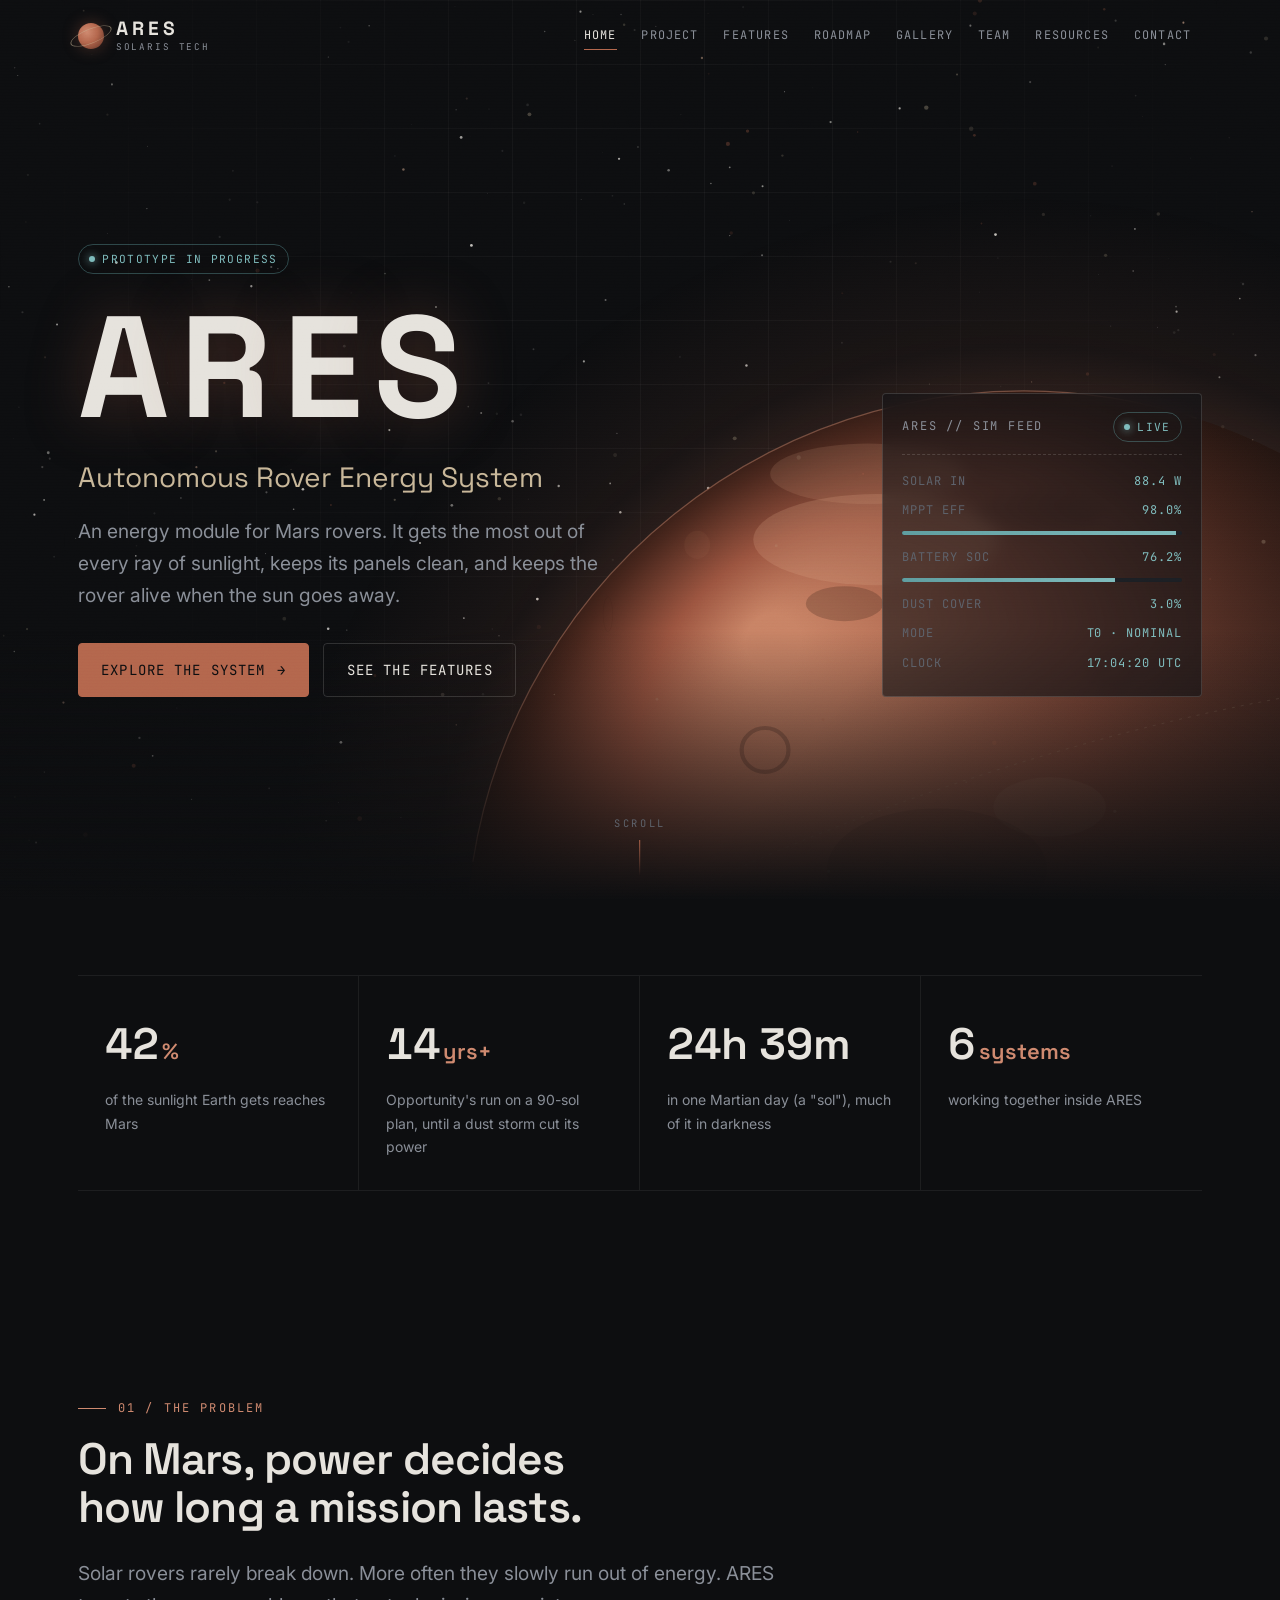
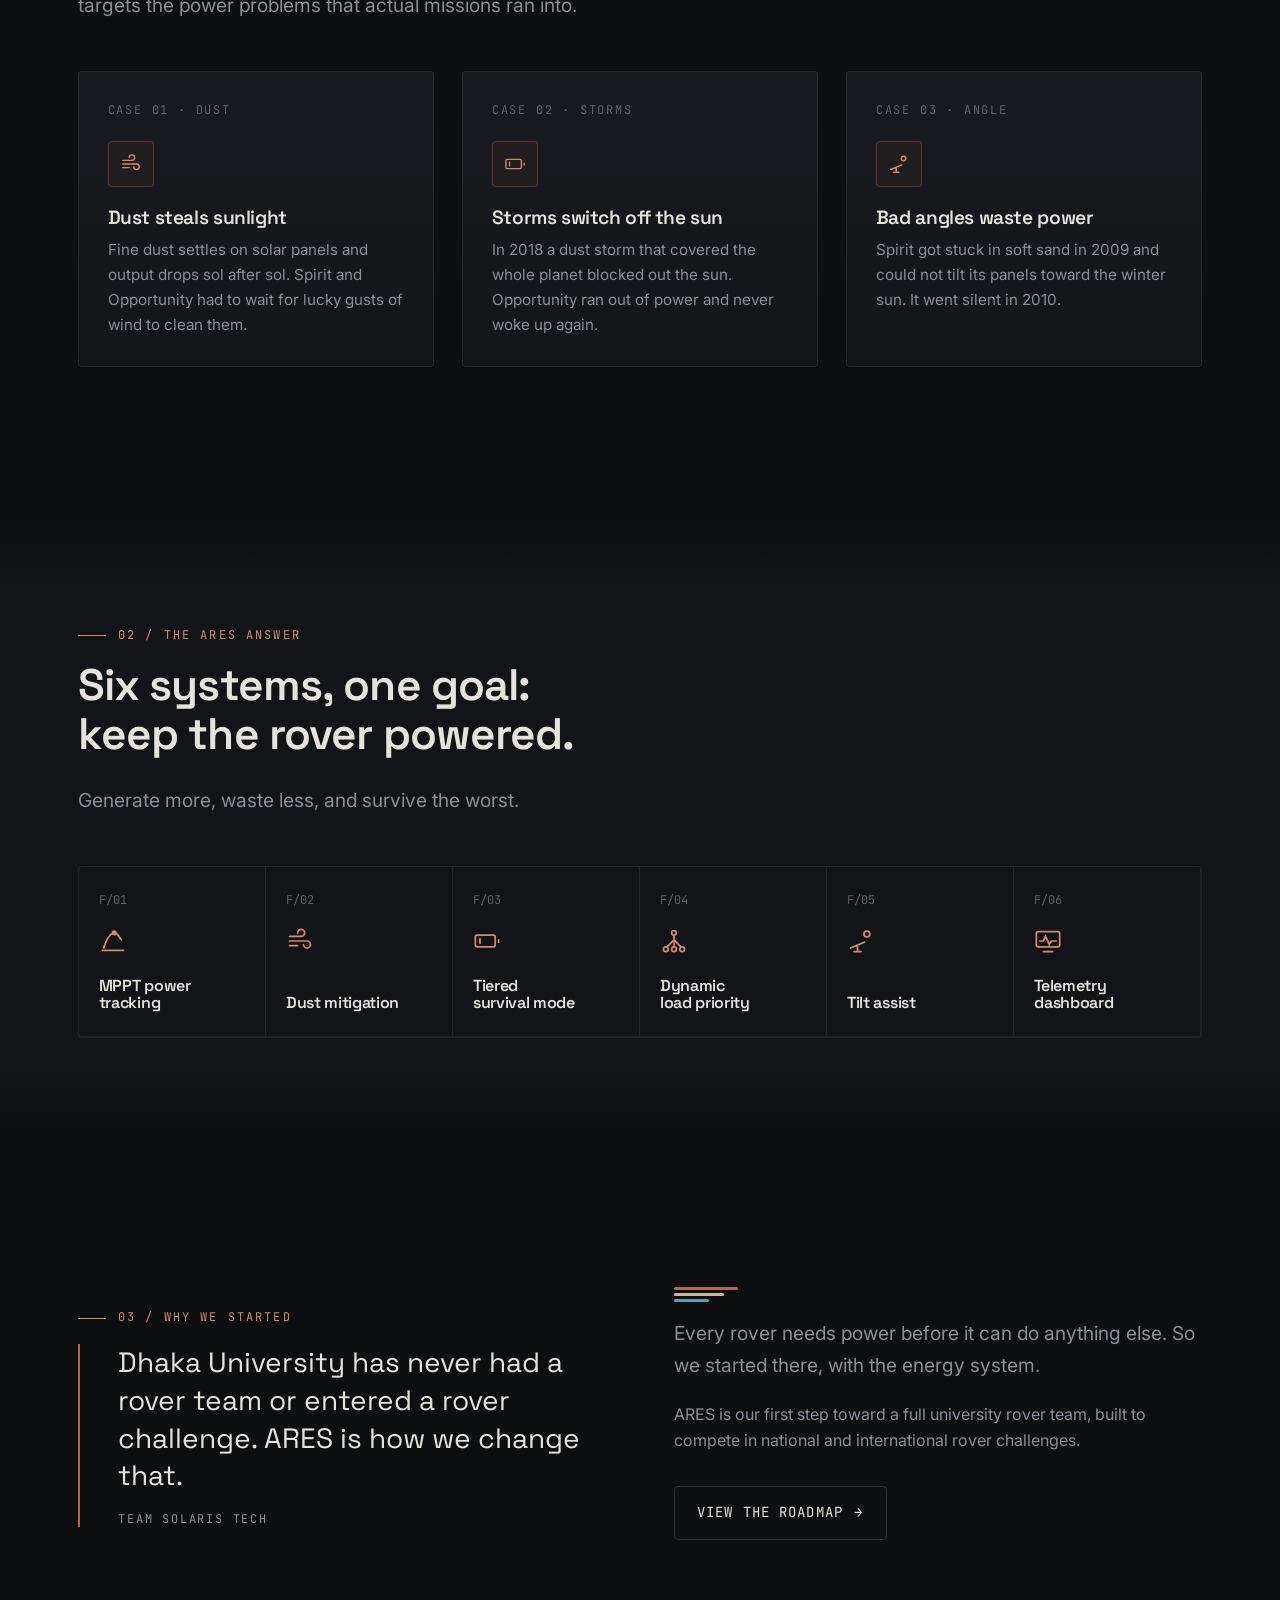
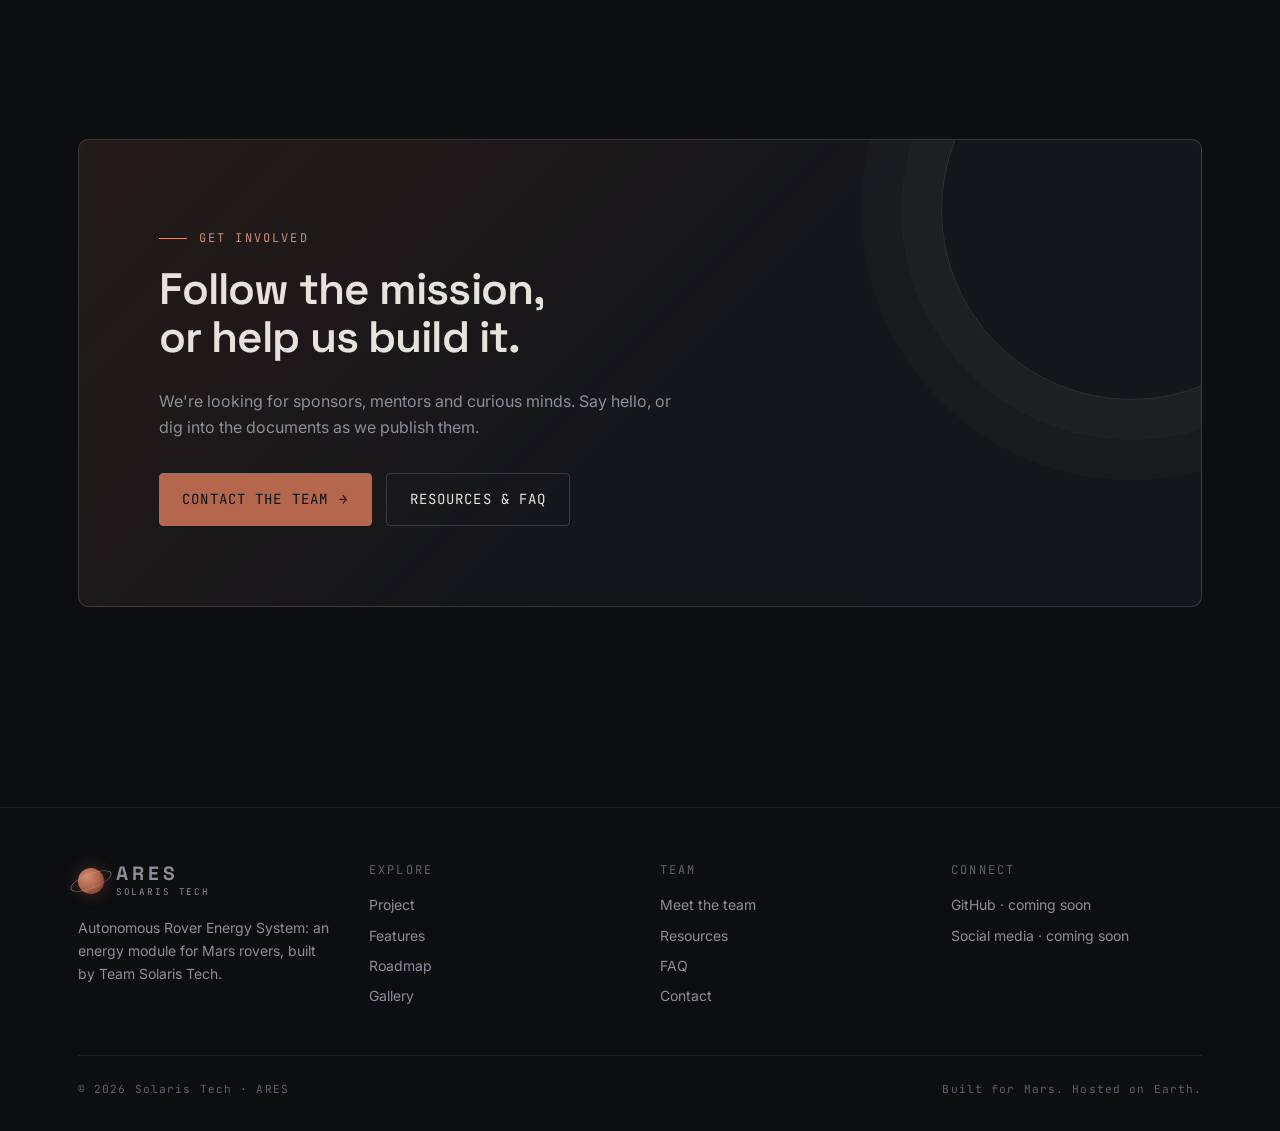
<file: index.html>
<!DOCTYPE html>
<html lang="en" class="no-js">
<head>
  <meta charset="utf-8">
  <meta name="viewport" content="width=device-width, initial-scale=1">
  <title>ARES · Autonomous Rover Energy System | Solaris Tech</title>
  <meta name="description" content="ARES is an energy module for Mars rovers that handles power generation, distribution and management. Built by Team Solaris Tech.">
  <meta name="theme-color" content="#0d0e10">
  <meta property="og:title" content="ARES · Autonomous Rover Energy System">
  <meta property="og:description" content="An energy module for Mars rovers, built to solve the power problems real missions faced.">
  <meta property="og:type" content="website">
  <link rel="icon" href="assets/img/favicon.svg" type="image/svg+xml">
  <link rel="preconnect" href="https://fonts.googleapis.com">
  <link rel="preconnect" href="https://fonts.gstatic.com" crossorigin>
  <link rel="stylesheet" href="https://fonts.googleapis.com/css2?family=Inter:wght@400;500;600&family=JetBrains+Mono:wght@300;400;500&family=Space+Grotesk:wght@400;500;600;700&display=swap">
  <link rel="stylesheet" href="css/style.css">
  <script>document.documentElement.classList.replace("no-js", "js");</script>
  <script src="js/main.js" defer></script>
  <script src="js/hero-canvas.js" defer></script>
  <!-- TODO (analytics): paste your GoatCounter script tag here. See README.md -->
</head>
<body>
  <a class="skip-link" href="#main">Skip to content</a>

  <!-- ===== HEADER (same on every page; update all files if you change it) ===== -->
  <header class="site-header">
    <div class="container header-inner">
      <a class="brand" href="index.html" aria-label="ARES home">
        <span class="brand-mark" aria-hidden="true"></span>
        <span class="brand-text">ARES<small>Solaris Tech</small></span>
      </a>
      <button class="nav-toggle" aria-expanded="false" aria-controls="site-nav">
        <span class="sr-only">Menu</span><span class="nav-toggle-bar" aria-hidden="true"></span>
      </button>
      <nav id="site-nav" class="site-nav" aria-label="Main">
        <ul>
          <li><a href="index.html" data-index="01" aria-current="page">Home</a></li>
          <li><a href="project.html" data-index="02">Project</a></li>
          <li><a href="features.html" data-index="03">Features</a></li>
          <li><a href="roadmap.html" data-index="04">Roadmap</a></li>
          <li><a href="gallery.html" data-index="05">Gallery</a></li>
          <li><a href="team.html" data-index="06">Team</a></li>
          <li><a href="resources.html" data-index="07">Resources</a></li>
          <li><a href="contact.html" data-index="08">Contact</a></li>
        </ul>
      </nav>
    </div>
  </header>

  <main id="main">
    <!-- ===== HERO ===== -->
    <section class="hero" aria-labelledby="hero-title">
      <canvas class="hero-canvas" aria-hidden="true"></canvas>
      <div class="container hero-inner">
        <div>
          <span class="tag tag--live"><span class="dot"></span>Prototype in progress</span>
          <h1 class="hero-title" id="hero-title" data-split>ARES</h1>
          <p class="hero-sub reveal" style="--d:4">Autonomous Rover Energy System</p>
          <p class="hero-text reveal" style="--d:5">An energy module for Mars rovers. It gets the most out of every ray of sunlight, keeps its panels clean, and keeps the rover alive when the sun goes away.</p>
          <div class="btn-row reveal" style="--d:6">
            <a class="btn btn--primary" href="project.html">Explore the system <span class="arrow" aria-hidden="true">→</span></a>
            <a class="btn" href="features.html">See the features</a>
          </div>
        </div>

        <aside class="hud reveal reveal--scale" style="--d:7" aria-label="Simulated telemetry preview">
          <div class="hud-head"><span>ARES // SIM FEED</span><span class="tag tag--live"><span class="dot"></span>Live</span></div>
          <dl style="margin:0">
            <div class="hud-row"><dt>SOLAR IN</dt><dd data-telemetry data-base="86.4" data-jitter="2.4" data-unit=" W">86.4 W</dd></div>
            <div class="hud-row"><dt>MPPT EFF</dt><dd data-telemetry data-base="97.6" data-jitter="1.1" data-unit="%" data-bar="bar-eff">97.6%</dd></div>
            <div class="hud-bar"><span id="bar-eff" style="--v:97%"></span></div>
            <div class="hud-row"><dt>BATTERY SOC</dt><dd data-telemetry data-base="76" data-jitter="0.6" data-unit="%" data-bar="bar-soc">76.0%</dd></div>
            <div class="hud-bar"><span id="bar-soc" style="--v:76%"></span></div>
            <div class="hud-row"><dt>DUST COVER</dt><dd data-telemetry data-base="3.2" data-jitter="0.4" data-unit="%">3.2%</dd></div>
            <div class="hud-row"><dt>MODE</dt><dd>T0 · NOMINAL</dd></div>
            <div class="hud-row"><dt>CLOCK</dt><dd data-clock>--:--:-- UTC</dd></div>
          </dl>
        </aside>
      </div>
      <div class="hero-scroll" aria-hidden="true">Scroll</div>
    </section>

    <!-- ===== MARS IN NUMBERS ===== -->
    <section class="section--tight" aria-label="Mars in numbers">
      <div class="container">
        <div class="stats">
          <div class="stat reveal" style="--d:0">
            <span class="stat-value"><span data-count="43">43</span><span class="unit">%</span></span>
            <span class="stat-label">of the sunlight Earth gets reaches Mars</span>
          </div>
          <div class="stat reveal" style="--d:1">
            <span class="stat-value"><span data-count="14">14</span><span class="unit">yrs+</span></span>
            <span class="stat-label">Opportunity's run on a 90-sol plan, until a dust storm cut its power</span>
          </div>
          <div class="stat reveal" style="--d:2">
            <span class="stat-value" data-decode="24h 39m">24h 39m</span>
            <span class="stat-label">in one Martian day (a "sol"), much of it in darkness</span>
          </div>
          <div class="stat reveal" style="--d:3">
            <span class="stat-value"><span data-count="6">6</span><span class="unit">systems</span></span>
            <span class="stat-label">working together inside ARES</span>
          </div>
        </div>
      </div>
    </section>

    <!-- ===== THE PROBLEM ===== -->
    <section class="section" aria-labelledby="problem-title">
      <div class="container">
        <div class="section-head reveal">
          <span class="eyebrow">01 / The problem</span>
          <h2 id="problem-title">On Mars, power decides how long a mission lasts.</h2>
          <p>Solar rovers rarely break down. More often they slowly run out of energy. ARES targets the power problems that actual missions ran into.</p>
        </div>
        <div class="grid grid-3">
          <article class="card card--glow reveal" style="--d:0">
            <span class="card-index">CASE 01 · DUST</span>
            <div class="card-icon" aria-hidden="true"><svg viewBox="0 0 24 24" fill="none" stroke="currentColor" stroke-width="1.5" stroke-linecap="round"><path d="M3 8h10a3 3 0 1 0-3-3M3 12h15a3 3 0 1 1-3 3M3 16h7"/></svg></div>
            <h3>Dust steals sunlight</h3>
            <p>Fine dust settles on solar panels and output drops sol after sol. Spirit and Opportunity had to wait for lucky gusts of wind to clean them.</p>
          </article>
          <article class="card card--glow reveal" style="--d:1">
            <span class="card-index">CASE 02 · STORMS</span>
            <div class="card-icon" aria-hidden="true"><svg viewBox="0 0 24 24" fill="none" stroke="currentColor" stroke-width="1.5" stroke-linecap="round"><rect x="2" y="7" width="17" height="10" rx="1.5"/><path d="M22 11v2M6 10v4"/></svg></div>
            <h3>Storms switch off the sun</h3>
            <p>In 2018 a dust storm that covered the whole planet blocked out the sun. Opportunity ran out of power and never woke up again.</p>
          </article>
          <article class="card card--glow reveal" style="--d:2">
            <span class="card-index">CASE 03 · ANGLE</span>
            <div class="card-icon" aria-hidden="true"><svg viewBox="0 0 24 24" fill="none" stroke="currentColor" stroke-width="1.5" stroke-linecap="round"><circle cx="17" cy="6" r="2.5"/><path d="M3 18l12-5M9 15.5V21M6 21h6"/></svg></div>
            <h3>Bad angles waste power</h3>
            <p>Spirit got stuck in soft sand in 2009 and could not tilt its panels toward the winter sun. It went silent in 2010.</p>
          </article>
        </div>
      </div>
    </section>

    <!-- ===== THE SOLUTION: 6 FEATURES ===== -->
    <section class="section section--alt" aria-labelledby="solution-title">
      <div class="container">
        <div class="section-head reveal">
          <span class="eyebrow">02 / The ARES answer</span>
          <h2 id="solution-title">Six systems, one goal: keep the rover powered.</h2>
          <p>Generate more, waste less, and survive the worst.</p>
        </div>
        <div class="feature-strip reveal">
          <a href="features.html#mppt">
            <span class="num">F/01</span>
            <svg viewBox="0 0 24 24" fill="none" stroke="currentColor" stroke-width="1.5" stroke-linecap="round" aria-hidden="true"><path d="M3 20h18M4 18c3-9 6-13 9-13s4 3 6 6"/><circle cx="13" cy="5" r="1.5"/></svg>
            <h3>MPPT power tracking</h3>
          </a>
          <a href="features.html#dust">
            <span class="num">F/02</span>
            <svg viewBox="0 0 24 24" fill="none" stroke="currentColor" stroke-width="1.5" stroke-linecap="round" aria-hidden="true"><path d="M3 8h10a3 3 0 1 0-3-3M3 12h15a3 3 0 1 1-3 3M3 16h7"/></svg>
            <h3>Dust mitigation</h3>
          </a>
          <a href="features.html#survival">
            <span class="num">F/03</span>
            <svg viewBox="0 0 24 24" fill="none" stroke="currentColor" stroke-width="1.5" stroke-linecap="round" aria-hidden="true"><rect x="2" y="7" width="17" height="10" rx="1.5"/><path d="M22 11v2M6 10v4"/></svg>
            <h3>Tiered survival mode</h3>
          </a>
          <a href="features.html#loads">
            <span class="num">F/04</span>
            <svg viewBox="0 0 24 24" fill="none" stroke="currentColor" stroke-width="1.5" stroke-linecap="round" aria-hidden="true"><circle cx="12" cy="5" r="2"/><circle cx="5" cy="19" r="2"/><circle cx="12" cy="19" r="2"/><circle cx="19" cy="19" r="2"/><path d="M12 7v10M12 11l-6 6M12 11l6 6"/></svg>
            <h3>Dynamic load priority</h3>
          </a>
          <a href="features.html#tilt">
            <span class="num">F/05</span>
            <svg viewBox="0 0 24 24" fill="none" stroke="currentColor" stroke-width="1.5" stroke-linecap="round" aria-hidden="true"><circle cx="17" cy="6" r="2.5"/><path d="M3 18l12-5M9 15.5V21M6 21h6"/></svg>
            <h3>Tilt assist</h3>
          </a>
          <a href="features.html#telemetry">
            <span class="num">F/06</span>
            <svg viewBox="0 0 24 24" fill="none" stroke="currentColor" stroke-width="1.5" stroke-linecap="round" aria-hidden="true"><rect x="2" y="4" width="20" height="13" rx="1.5"/><path d="M5 12h3l2-4 3 7 2-3h4M8 21h8"/></svg>
            <h3>Telemetry dashboard</h3>
          </a>
        </div>
      </div>
    </section>

    <!-- ===== MISSION STORY ===== -->
    <section class="section" aria-labelledby="story-title">
      <div class="container split">
        <div class="reveal reveal--left">
          <span class="eyebrow">03 / Why we started</span>
          <h2 id="story-title" class="sr-only">Why we started</h2>
          <blockquote class="quote">
            Dhaka University has never had a rover team or entered a rover challenge. ARES is how we change that.
            <footer>Team Solaris Tech</footer>
          </blockquote>
        </div>
        <div class="stack reveal" style="--d:2">
          <div class="stripes" aria-hidden="true"><span></span><span></span><span></span></div>
          <p class="lead">Every rover needs power before it can do anything else. So we started there, with the energy system.</p>
          <p class="muted">ARES is our first step toward a full university rover team, built to compete in national and international rover challenges.</p>
          <a class="btn" href="roadmap.html">View the roadmap <span class="arrow" aria-hidden="true">→</span></a>
        </div>
      </div>
    </section>

    <!-- ===== CTA ===== -->
    <section class="section--tight" aria-labelledby="cta-title">
      <div class="container">
        <div class="cta reveal reveal--scale">
          <span class="eyebrow">Get involved</span>
          <h2 id="cta-title">Follow the mission, or help us build it.</h2>
          <p>We're looking for sponsors, mentors and curious minds. Say hello, or dig into the documents as we publish them.</p>
          <div class="btn-row">
            <a class="btn btn--primary" href="contact.html">Contact the team <span class="arrow" aria-hidden="true">→</span></a>
            <a class="btn" href="resources.html">Resources &amp; FAQ</a>
          </div>
        </div>
      </div>
    </section>
  </main>

  <!-- ===== FOOTER (same on every page) ===== -->
  <footer class="site-footer">
    <div class="container">
      <div class="footer-grid">
        <div class="footer-brand">
          <a class="brand" href="index.html" aria-label="ARES home">
            <span class="brand-mark" aria-hidden="true"></span>
            <span class="brand-text">ARES<small>Solaris Tech</small></span>
          </a>
          <p>Autonomous Rover Energy System: an energy module for Mars rovers, built by Team Solaris Tech.</p>
        </div>
        <div>
          <h4>Explore</h4>
          <ul>
            <li><a href="project.html">Project</a></li>
            <li><a href="features.html">Features</a></li>
            <li><a href="roadmap.html">Roadmap</a></li>
            <li><a href="gallery.html">Gallery</a></li>
          </ul>
        </div>
        <div>
          <h4>Team</h4>
          <ul>
            <li><a href="team.html">Meet the team</a></li>
            <li><a href="resources.html">Resources</a></li>
            <li><a href="resources.html#faq">FAQ</a></li>
            <li><a href="contact.html">Contact</a></li>
          </ul>
        </div>
        <div>
          <h4>Connect</h4>
          <ul>
            <!-- TODO: replace with real links, e.g. <li><a href="https://github.com/..." target="_blank" rel="noopener">GitHub</a></li> -->
            <li><span class="muted">GitHub · coming soon</span></li>
            <li><span class="muted">Social media · coming soon</span></li>
          </ul>
        </div>
      </div>
      <div class="footer-bottom">
        <span>© <span data-year>2026</span> Solaris Tech · ARES</span>
        <span>Built for Mars. Hosted on Earth.</span>
      </div>
    </div>
  </footer>
</body>
</html>
</file>
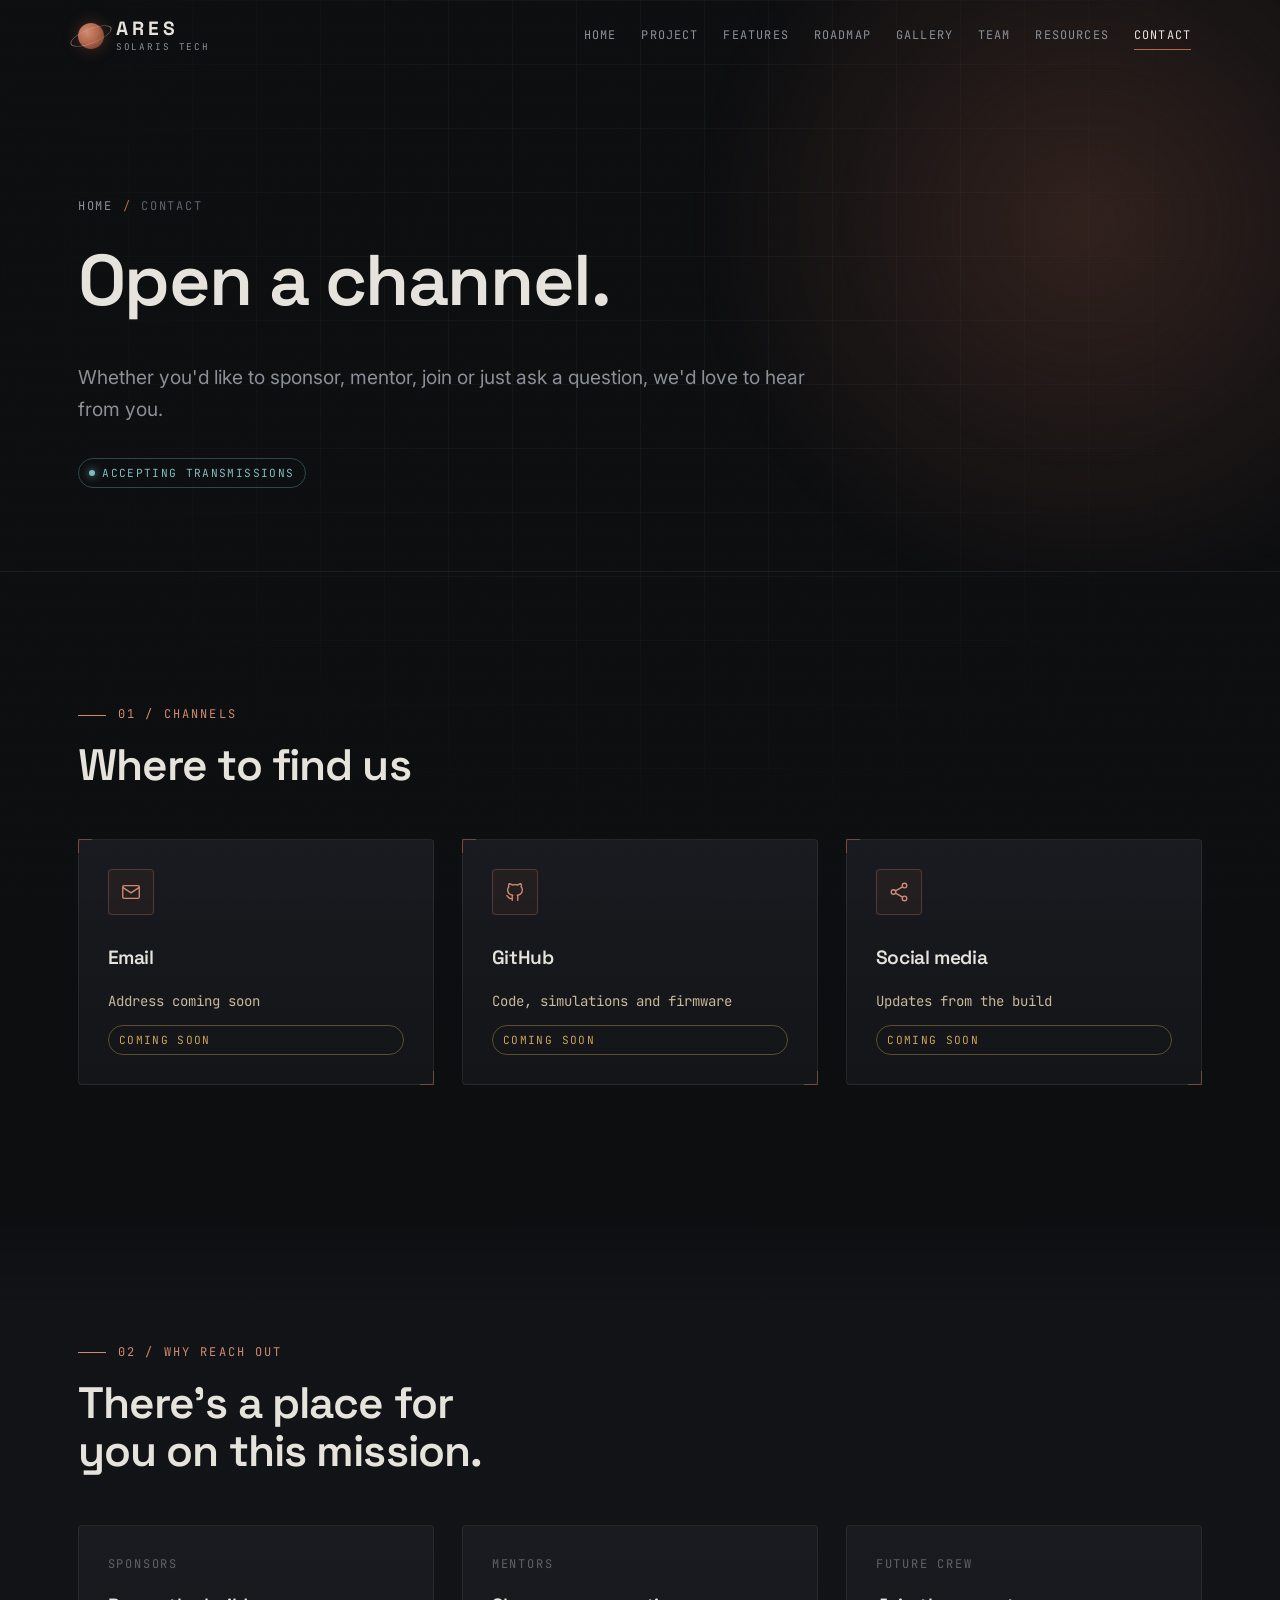
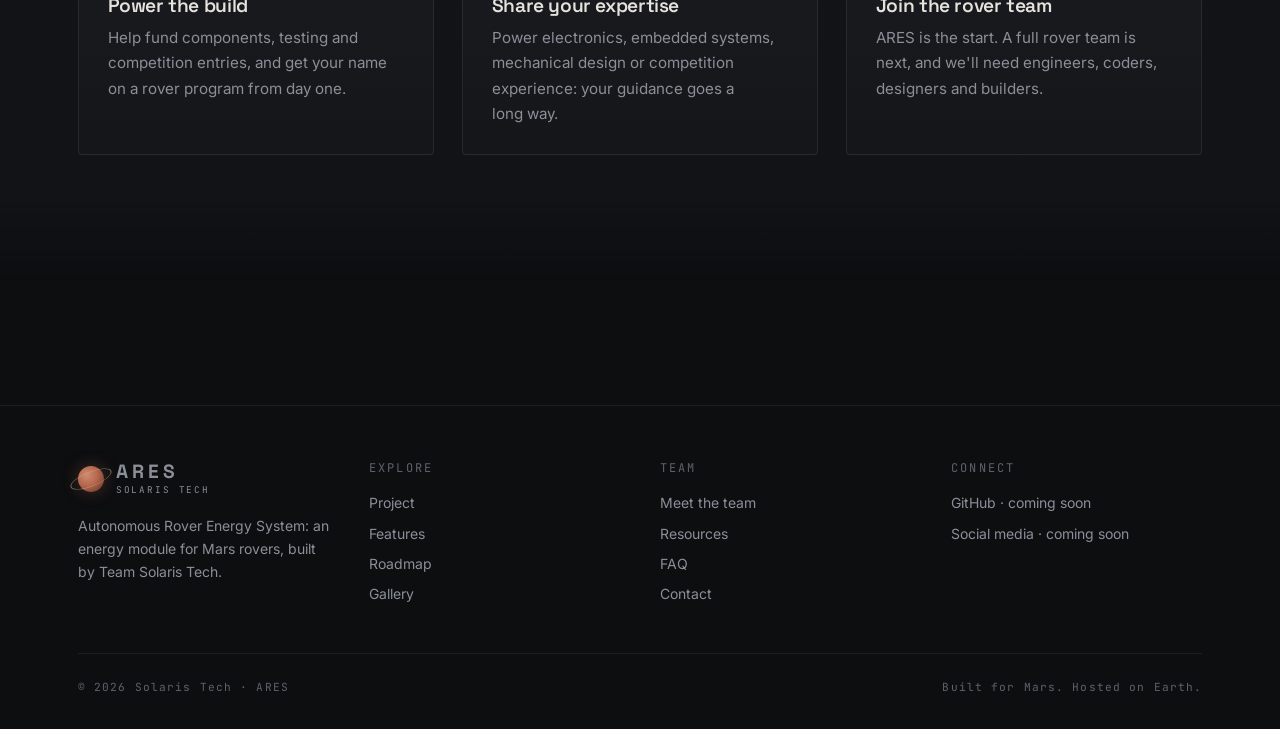
<file: contact.html>
<!DOCTYPE html>
<html lang="en" class="no-js">
<head>
  <meta charset="utf-8">
  <meta name="viewport" content="width=device-width, initial-scale=1">
  <title>Contact · ARES | Solaris Tech</title>
  <meta name="description" content="Get in touch with Team Solaris Tech about ARES, whether you want to sponsor, mentor or join.">
  <meta name="theme-color" content="#0d0e10">
  <link rel="icon" href="assets/img/favicon.svg" type="image/svg+xml">
  <link rel="preconnect" href="https://fonts.googleapis.com">
  <link rel="preconnect" href="https://fonts.gstatic.com" crossorigin>
  <link rel="stylesheet" href="https://fonts.googleapis.com/css2?family=Inter:wght@400;500;600&family=JetBrains+Mono:wght@300;400;500&family=Space+Grotesk:wght@400;500;600;700&display=swap">
  <link rel="stylesheet" href="css/style.css">
  <script>document.documentElement.classList.replace("no-js", "js");</script>
  <script src="js/main.js" defer></script>
  <!-- TODO (analytics): paste your GoatCounter script tag here. See README.md -->
</head>
<body>
  <a class="skip-link" href="#main">Skip to content</a>

  <!-- ===== HEADER (same on every page; update all files if you change it) ===== -->
  <header class="site-header">
    <div class="container header-inner">
      <a class="brand" href="index.html" aria-label="ARES home">
        <span class="brand-mark" aria-hidden="true"></span>
        <span class="brand-text">ARES<small>Solaris Tech</small></span>
      </a>
      <button class="nav-toggle" aria-expanded="false" aria-controls="site-nav">
        <span class="sr-only">Menu</span><span class="nav-toggle-bar" aria-hidden="true"></span>
      </button>
      <nav id="site-nav" class="site-nav" aria-label="Main">
        <ul>
          <li><a href="index.html" data-index="01">Home</a></li>
          <li><a href="project.html" data-index="02">Project</a></li>
          <li><a href="features.html" data-index="03">Features</a></li>
          <li><a href="roadmap.html" data-index="04">Roadmap</a></li>
          <li><a href="gallery.html" data-index="05">Gallery</a></li>
          <li><a href="team.html" data-index="06">Team</a></li>
          <li><a href="resources.html" data-index="07">Resources</a></li>
          <li><a href="contact.html" data-index="08" aria-current="page">Contact</a></li>
        </ul>
      </nav>
    </div>
  </header>

  <main id="main">
    <section class="page-hero">
      <div class="container">
        <nav class="breadcrumb reveal" aria-label="Breadcrumb"><a href="index.html">Home</a><span aria-hidden="true">/</span><span>Contact</span></nav>
        <h1 class="reveal" style="--d:1">Open a channel.</h1>
        <p class="lead reveal" style="--d:2">Whether you'd like to sponsor, mentor, join or just ask a question, we'd love to hear from you.</p>
        <div class="page-hero-meta reveal" style="--d:3"><span class="tag tag--live"><span class="dot"></span>Accepting transmissions</span></div>
      </div>
    </section>

    <section class="section" aria-labelledby="channels-title">
      <div class="container">
        <div class="section-head reveal">
          <span class="eyebrow">01 / Channels</span>
          <h2 id="channels-title">Where to find us</h2>
        </div>
        <!--
          TODO: fill in real contact details.
          Email card → change <div class="card contact-card"> to
            <a class="card card--glow contact-card" href="mailto:you@example.com">
          and put the address in <span class="value">.
          GitHub / social → <a class="card card--glow contact-card" href="https://…" target="_blank" rel="noopener">
        -->
        <div class="grid grid-3">
          <div class="card contact-card reveal" style="--d:0">
            <div class="card-icon" aria-hidden="true"><svg viewBox="0 0 24 24" fill="none" stroke="currentColor" stroke-width="1.5" stroke-linecap="round"><rect x="3" y="5" width="18" height="14" rx="1.5"/><path d="M3 7l9 6 9-6"/></svg></div>
            <h3>Email</h3>
            <span class="value">Address coming soon</span>
            <span class="tag tag--soon">Coming soon</span>
          </div>
          <div class="card contact-card reveal" style="--d:1">
            <div class="card-icon" aria-hidden="true"><svg viewBox="0 0 24 24" fill="none" stroke="currentColor" stroke-width="1.5" stroke-linecap="round" stroke-linejoin="round"><path d="M9 19c-4.3 1.4-4.3-2.5-6-3m12 5v-3.5c0-1 .1-1.4-.5-2 2.8-.3 5.5-1.4 5.5-6a4.6 4.6 0 0 0-1.3-3.2 4.2 4.2 0 0 0-.1-3.2s-1.1-.3-3.5 1.3a12.3 12.3 0 0 0-6.2 0C6.5 2.8 5.4 3.1 5.4 3.1a4.2 4.2 0 0 0-.1 3.2A4.6 4.6 0 0 0 4 9.5c0 4.6 2.7 5.7 5.5 6-.6.6-.6 1.2-.5 2V21"/></svg></div>
            <h3>GitHub</h3>
            <span class="value">Code, simulations and firmware</span>
            <span class="tag tag--soon">Coming soon</span>
          </div>
          <div class="card contact-card reveal" style="--d:2">
            <div class="card-icon" aria-hidden="true"><svg viewBox="0 0 24 24" fill="none" stroke="currentColor" stroke-width="1.5" stroke-linecap="round"><circle cx="18" cy="5" r="2.5"/><circle cx="6" cy="12" r="2.5"/><circle cx="18" cy="19" r="2.5"/><path d="M8.2 10.8l7.6-4.4M8.2 13.2l7.6 4.4"/></svg></div>
            <h3>Social media</h3>
            <span class="value">Updates from the build</span>
            <span class="tag tag--soon">Coming soon</span>
          </div>
        </div>
      </div>
    </section>

    <section class="section section--alt" aria-labelledby="why-title">
      <div class="container">
        <div class="section-head reveal">
          <span class="eyebrow">02 / Why reach out</span>
          <h2 id="why-title">There's a place for you on this mission.</h2>
        </div>
        <div class="grid grid-3">
          <article class="card card--glow reveal" style="--d:0">
            <span class="card-index">SPONSORS</span>
            <h3>Power the build</h3>
            <p>Help fund components, testing and competition entries, and get your name on a rover program from day one.</p>
          </article>
          <article class="card card--glow reveal" style="--d:1">
            <span class="card-index">MENTORS</span>
            <h3>Share your expertise</h3>
            <p>Power electronics, embedded systems, mechanical design or competition experience: your guidance goes a long way.</p>
          </article>
          <article class="card card--glow reveal" style="--d:2">
            <span class="card-index">FUTURE CREW</span>
            <h3>Join the rover team</h3>
            <p>ARES is the start. A full rover team is next, and we'll need engineers, coders, designers and builders.</p>
          </article>
        </div>
      </div>
    </section>
  </main>

  <!-- ===== FOOTER (same on every page) ===== -->
  <footer class="site-footer">
    <div class="container">
      <div class="footer-grid">
        <div class="footer-brand">
          <a class="brand" href="index.html" aria-label="ARES home">
            <span class="brand-mark" aria-hidden="true"></span>
            <span class="brand-text">ARES<small>Solaris Tech</small></span>
          </a>
          <p>Autonomous Rover Energy System: an energy module for Mars rovers, built by Team Solaris Tech.</p>
        </div>
        <div>
          <h4>Explore</h4>
          <ul>
            <li><a href="project.html">Project</a></li>
            <li><a href="features.html">Features</a></li>
            <li><a href="roadmap.html">Roadmap</a></li>
            <li><a href="gallery.html">Gallery</a></li>
          </ul>
        </div>
        <div>
          <h4>Team</h4>
          <ul>
            <li><a href="team.html">Meet the team</a></li>
            <li><a href="resources.html">Resources</a></li>
            <li><a href="resources.html#faq">FAQ</a></li>
            <li><a href="contact.html">Contact</a></li>
          </ul>
        </div>
        <div>
          <h4>Connect</h4>
          <ul>
            <!-- TODO: replace with real links, e.g. <li><a href="https://github.com/..." target="_blank" rel="noopener">GitHub</a></li> -->
            <li><span class="muted">GitHub · coming soon</span></li>
            <li><span class="muted">Social media · coming soon</span></li>
          </ul>
        </div>
      </div>
      <div class="footer-bottom">
        <span>© <span data-year>2026</span> Solaris Tech · ARES</span>
        <span>Built for Mars. Hosted on Earth.</span>
      </div>
    </div>
  </footer>
</body>
</html>
</file>
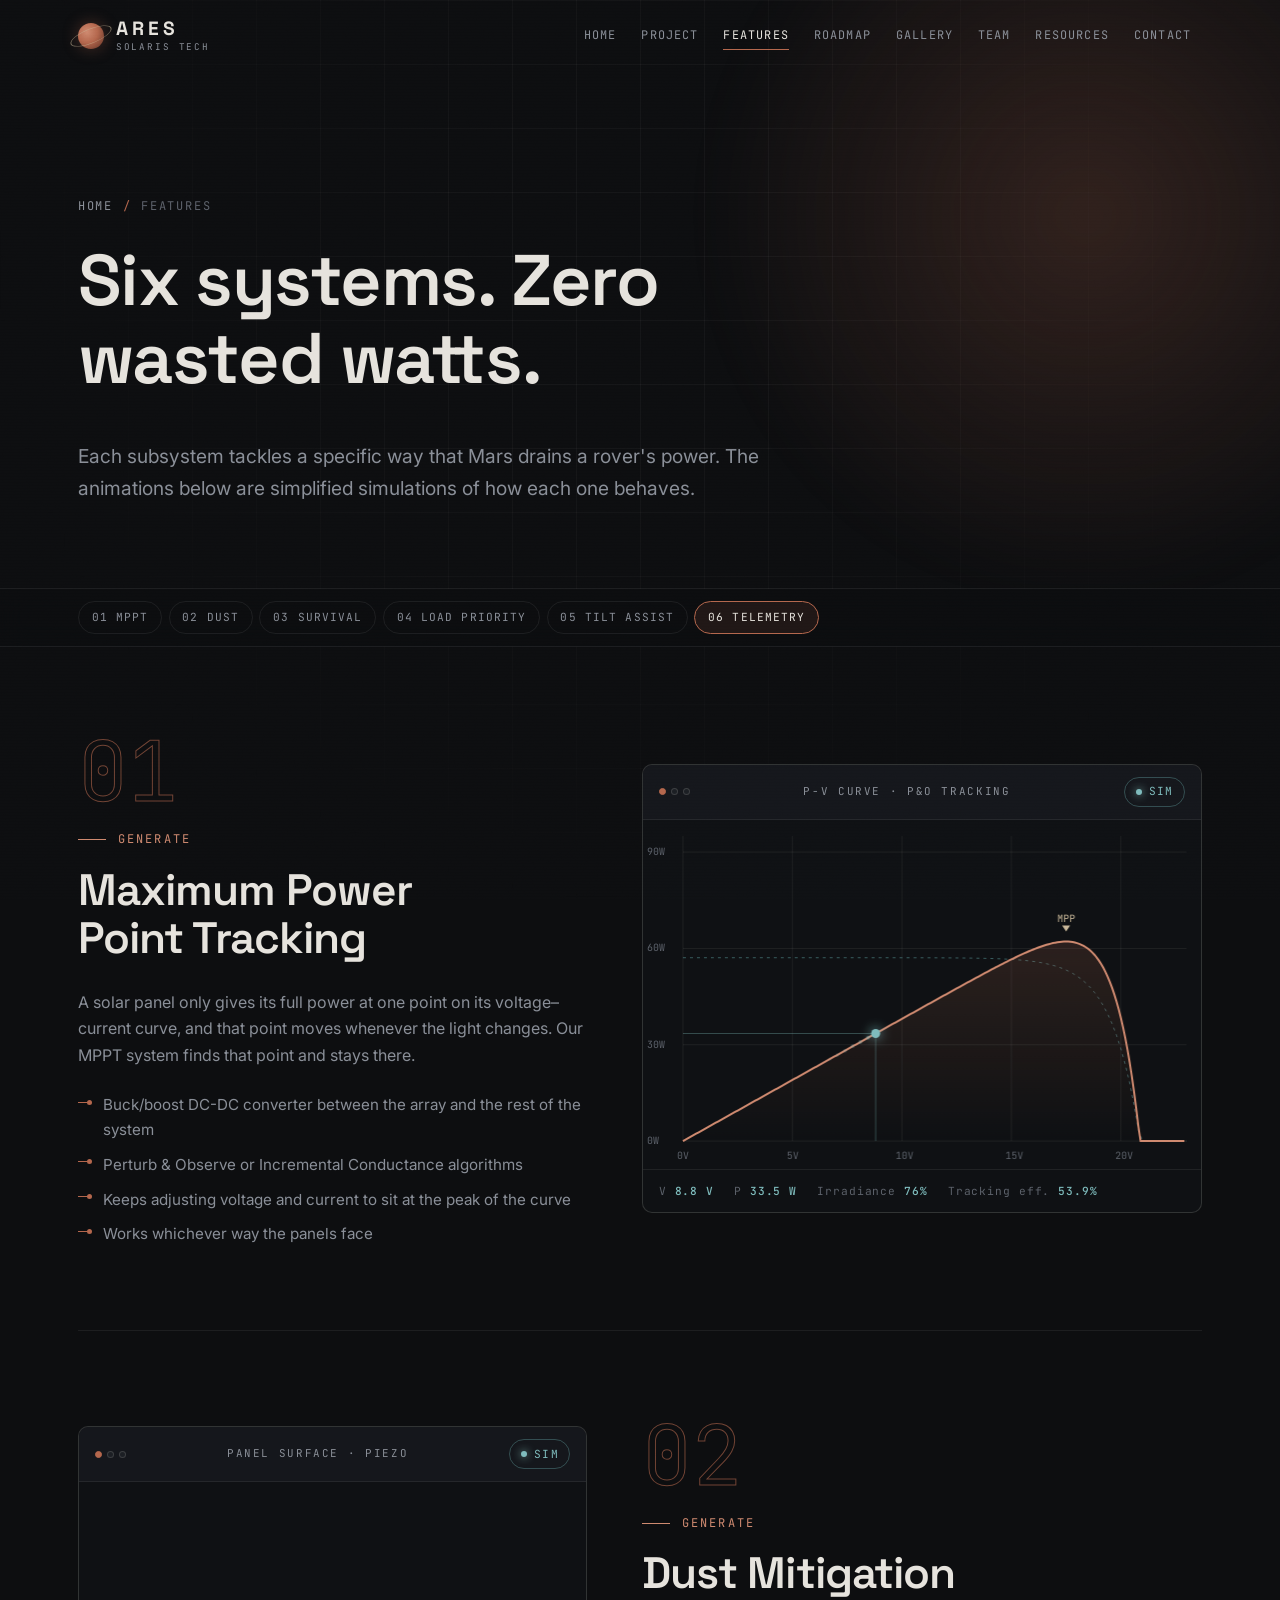
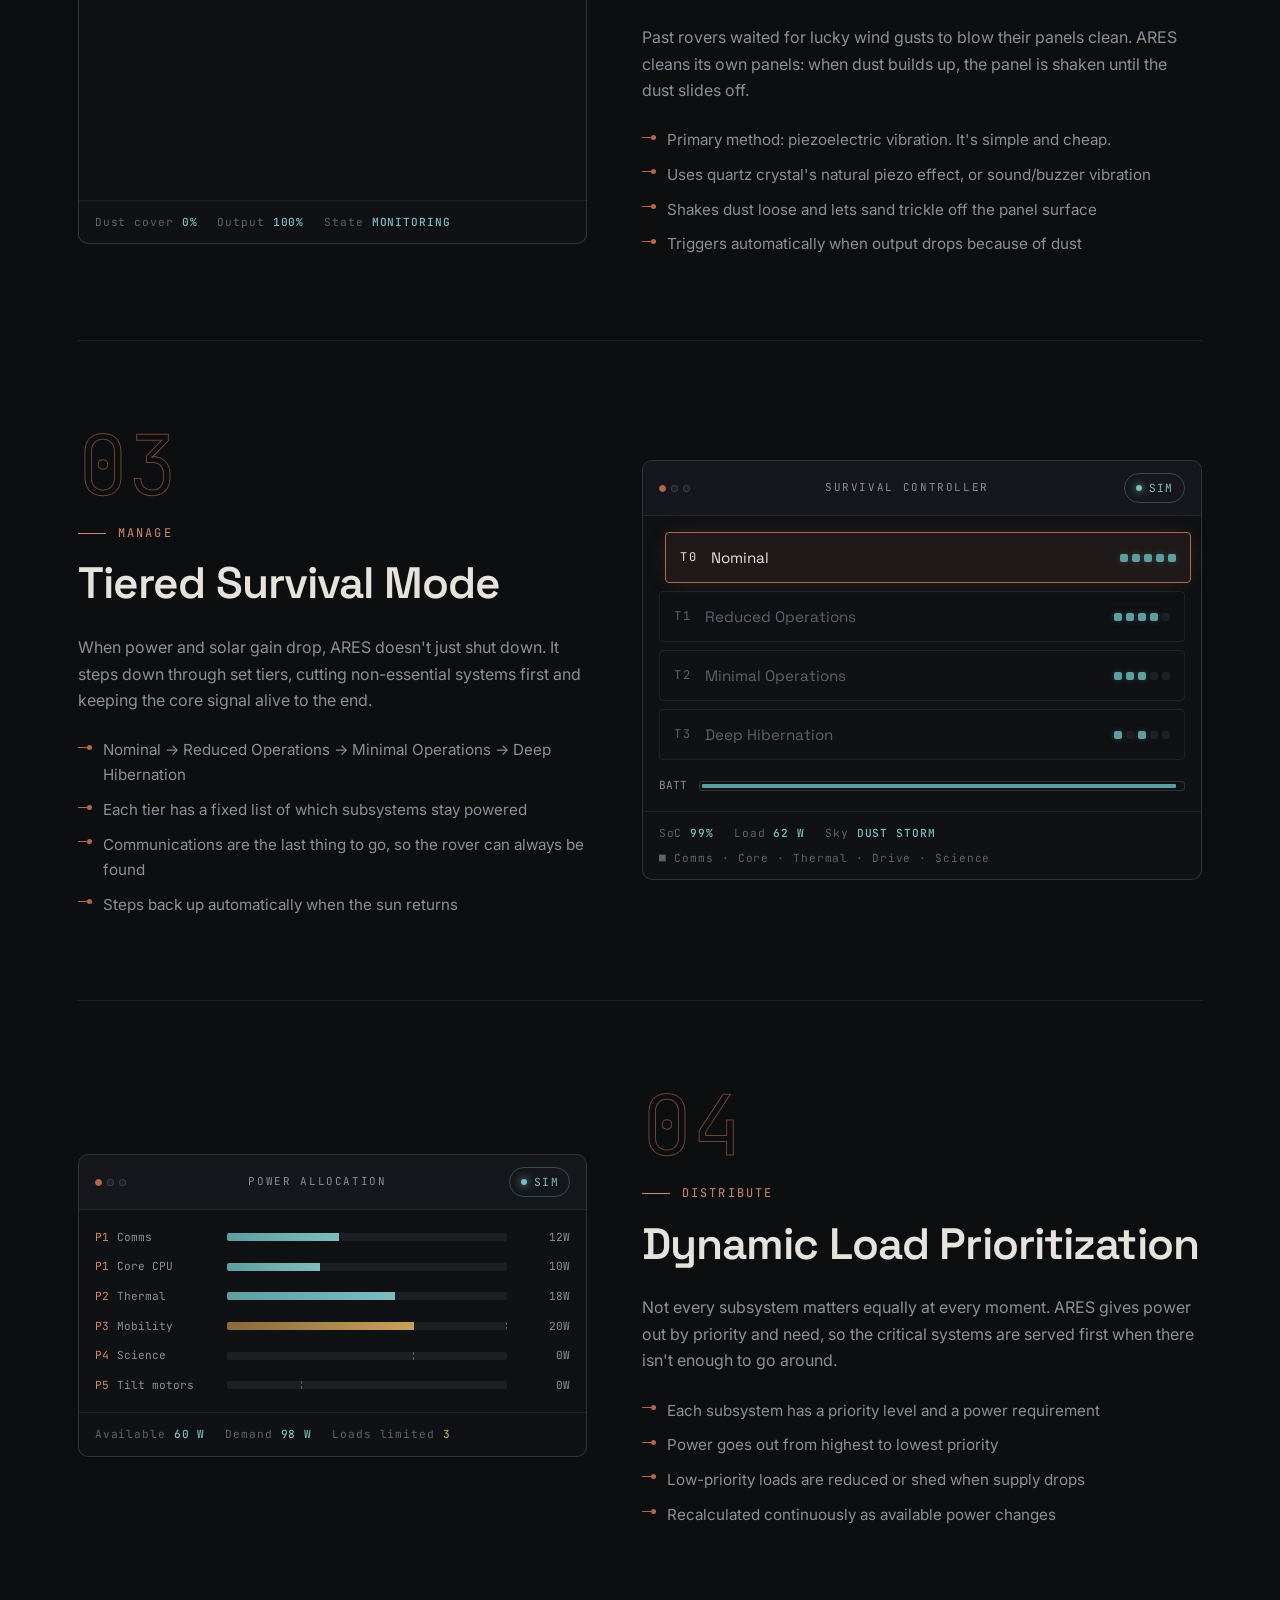
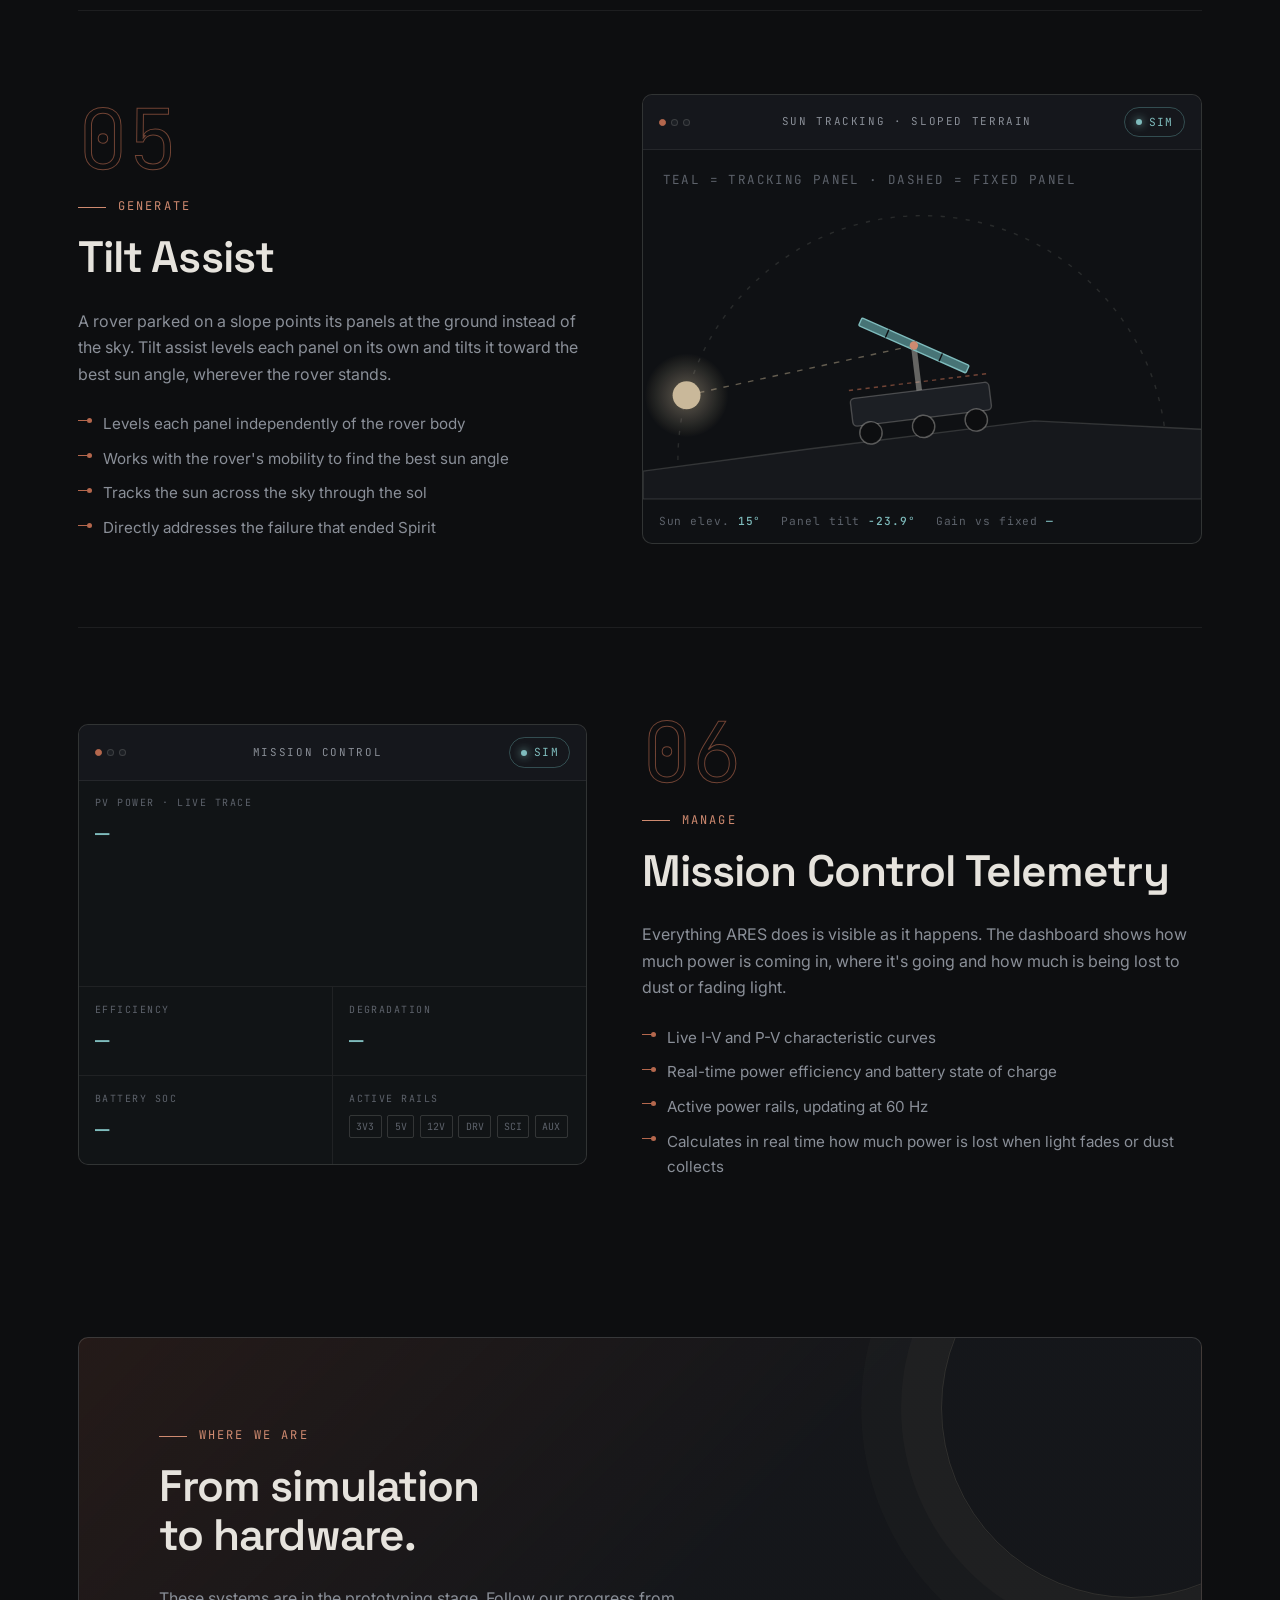
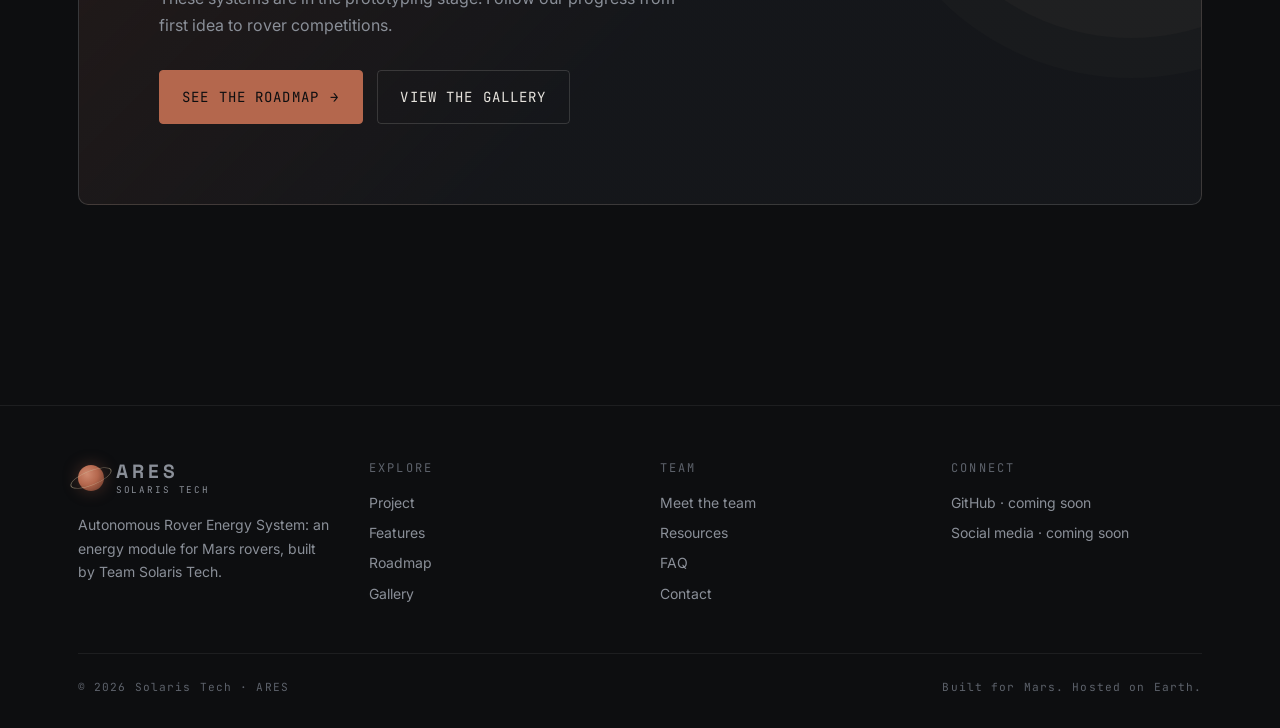
<file: features.html>
<!DOCTYPE html>
<html lang="en" class="no-js">
<head>
  <meta charset="utf-8">
  <meta name="viewport" content="width=device-width, initial-scale=1">
  <title>Features · ARES | Solaris Tech</title>
  <meta name="description" content="The six ARES subsystems: MPPT, dust mitigation, tiered survival mode, dynamic load prioritization, tilt assist and a live telemetry dashboard.">
  <meta name="theme-color" content="#0d0e10">
  <link rel="icon" href="assets/img/favicon.svg" type="image/svg+xml">
  <link rel="preconnect" href="https://fonts.googleapis.com">
  <link rel="preconnect" href="https://fonts.gstatic.com" crossorigin>
  <link rel="stylesheet" href="https://fonts.googleapis.com/css2?family=Inter:wght@400;500;600&family=JetBrains+Mono:wght@300;400;500&family=Space+Grotesk:wght@400;500;600;700&display=swap">
  <link rel="stylesheet" href="css/style.css">
  <script>document.documentElement.classList.replace("no-js", "js");</script>
  <script src="js/main.js" defer></script>
  <script src="js/feature-anims.js" defer></script>
  <!-- TODO (analytics): paste your GoatCounter script tag here. See README.md -->
</head>
<body>
  <a class="skip-link" href="#main">Skip to content</a>

  <!-- ===== HEADER (same on every page; update all files if you change it) ===== -->
  <header class="site-header">
    <div class="container header-inner">
      <a class="brand" href="index.html" aria-label="ARES home">
        <span class="brand-mark" aria-hidden="true"></span>
        <span class="brand-text">ARES<small>Solaris Tech</small></span>
      </a>
      <button class="nav-toggle" aria-expanded="false" aria-controls="site-nav">
        <span class="sr-only">Menu</span><span class="nav-toggle-bar" aria-hidden="true"></span>
      </button>
      <nav id="site-nav" class="site-nav" aria-label="Main">
        <ul>
          <li><a href="index.html" data-index="01">Home</a></li>
          <li><a href="project.html" data-index="02">Project</a></li>
          <li><a href="features.html" data-index="03" aria-current="page">Features</a></li>
          <li><a href="roadmap.html" data-index="04">Roadmap</a></li>
          <li><a href="gallery.html" data-index="05">Gallery</a></li>
          <li><a href="team.html" data-index="06">Team</a></li>
          <li><a href="resources.html" data-index="07">Resources</a></li>
          <li><a href="contact.html" data-index="08">Contact</a></li>
        </ul>
      </nav>
    </div>
  </header>

  <main id="main">
    <section class="page-hero">
      <div class="container">
        <nav class="breadcrumb reveal" aria-label="Breadcrumb"><a href="index.html">Home</a><span aria-hidden="true">/</span><span>Features</span></nav>
        <h1 class="reveal" style="--d:1">Six systems. Zero wasted watts.</h1>
        <p class="lead reveal" style="--d:2">Each subsystem tackles a specific way that Mars drains a rover's power. The animations below are simplified simulations of how each one behaves.</p>
      </div>
    </section>

    <nav class="feature-nav" aria-label="Features">
      <div class="container">
        <ul>
          <li><a href="#mppt">01 MPPT</a></li>
          <li><a href="#dust">02 Dust</a></li>
          <li><a href="#survival">03 Survival</a></li>
          <li><a href="#loads">04 Load priority</a></li>
          <li><a href="#tilt">05 Tilt assist</a></li>
          <li><a href="#telemetry">06 Telemetry</a></li>
        </ul>
      </div>
    </nav>

    <div class="container">
      <!-- ===== 01 MPPT ===== -->
      <section class="feature" id="mppt" aria-labelledby="f1-title">
        <div class="feature-copy reveal reveal--left">
          <span class="feature-num" aria-hidden="true">01</span>
          <span class="eyebrow">Generate</span>
          <h2 id="f1-title">Maximum Power Point Tracking</h2>
          <p>A solar panel only gives its full power at one point on its voltage–current curve, and that point moves whenever the light changes. Our MPPT system finds that point and stays there.</p>
          <ul class="feature-points">
            <li>Buck/boost DC-DC converter between the array and the rest of the system</li>
            <li>Perturb &amp; Observe or Incremental Conductance algorithms</li>
            <li>Keeps adjusting voltage and current to sit at the peak of the curve</li>
            <li>Works whichever way the panels face</li>
          </ul>
        </div>
        <figure class="panel reveal" style="--d:2;margin:0">
          <div class="panel-head"><span class="lights" aria-hidden="true"><i></i><i></i><i></i></span><span>P-V curve · P&amp;O tracking</span><span class="tag tag--live"><span class="dot"></span>Sim</span></div>
          <div class="viz"><canvas id="viz-mppt" role="img" aria-label="Animated power-voltage curve. A marker steps back and forth to stay at the curve's peak as sunlight changes."></canvas></div>
          <figcaption class="viz-readout">
            <span>V <b id="mppt-v">—</b></span>
            <span>P <b id="mppt-p">—</b></span>
            <span>Irradiance <b id="mppt-g">—</b></span>
            <span>Tracking eff. <b id="mppt-eff">—</b></span>
          </figcaption>
        </figure>
      </section>

      <!-- ===== 02 DUST ===== -->
      <section class="feature" id="dust" aria-labelledby="f2-title">
        <div class="feature-copy reveal reveal--left">
          <span class="feature-num" aria-hidden="true">02</span>
          <span class="eyebrow">Generate</span>
          <h2 id="f2-title">Dust Mitigation</h2>
          <p>Past rovers waited for lucky wind gusts to blow their panels clean. ARES cleans its own panels: when dust builds up, the panel is shaken until the dust slides off.</p>
          <ul class="feature-points">
            <li>Primary method: piezoelectric vibration. It's simple and cheap.</li>
            <li>Uses quartz crystal's natural piezo effect, or sound/buzzer vibration</li>
            <li>Shakes dust loose and lets sand trickle off the panel surface</li>
            <li>Triggers automatically when output drops because of dust</li>
          </ul>
        </div>
        <figure class="panel reveal" style="--d:2;margin:0">
          <div class="panel-head"><span class="lights" aria-hidden="true"><i></i><i></i><i></i></span><span>Panel surface · piezo</span><span class="tag tag--live"><span class="dot"></span>Sim</span></div>
          <div class="viz"><canvas id="viz-dust" role="img" aria-label="Animated solar panel. Dust settles on it until a vibration pulse shakes it clean."></canvas></div>
          <figcaption class="viz-readout">
            <span>Dust cover <b id="dust-cov">—</b></span>
            <span>Output <b id="dust-out">—</b></span>
            <span>State <b id="dust-state">—</b></span>
          </figcaption>
        </figure>
      </section>

      <!-- ===== 03 SURVIVAL ===== -->
      <section class="feature" id="survival" aria-labelledby="f3-title">
        <div class="feature-copy reveal reveal--left">
          <span class="feature-num" aria-hidden="true">03</span>
          <span class="eyebrow">Manage</span>
          <h2 id="f3-title">Tiered Survival Mode</h2>
          <p>When power and solar gain drop, ARES doesn't just shut down. It steps down through set tiers, cutting non-essential systems first and keeping the core signal alive to the end.</p>
          <ul class="feature-points">
            <li>Nominal → Reduced Operations → Minimal Operations → Deep Hibernation</li>
            <li>Each tier has a fixed list of which subsystems stay powered</li>
            <li>Communications are the last thing to go, so the rover can always be found</li>
            <li>Steps back up automatically when the sun returns</li>
          </ul>
        </div>
        <figure class="panel reveal" style="--d:2;margin:0" id="viz-survival">
          <div class="panel-head"><span class="lights" aria-hidden="true"><i></i><i></i><i></i></span><span>Survival controller</span><span class="tag tag--live"><span class="dot"></span>Sim</span></div>
          <div class="tiers">
            <div class="tier is-active"><span class="tier-id">T0</span><span class="tier-name">Nominal</span><span class="tier-sys" aria-label="All 5 subsystems on"><i class="on"></i><i class="on"></i><i class="on"></i><i class="on"></i><i class="on"></i></span></div>
            <div class="tier"><span class="tier-id">T1</span><span class="tier-name">Reduced Operations</span><span class="tier-sys" aria-label="4 of 5 subsystems on"><i class="on"></i><i class="on"></i><i class="on"></i><i class="on"></i><i></i></span></div>
            <div class="tier"><span class="tier-id">T2</span><span class="tier-name">Minimal Operations</span><span class="tier-sys" aria-label="3 of 5 subsystems on"><i class="on"></i><i class="on"></i><i class="on"></i><i></i><i></i></span></div>
            <div class="tier"><span class="tier-id">T3</span><span class="tier-name">Deep Hibernation</span><span class="tier-sys" aria-label="Only communications beacon and survival heater on"><i class="on"></i><i></i><i class="on"></i><i></i><i></i></span></div>
          </div>
          <div class="battery">
            <span>BATT</span>
            <div class="battery-bar"><span style="--v:100%"></span></div>
          </div>
          <figcaption class="viz-readout">
            <span>SoC <b id="surv-soc">—</b></span>
            <span>Load <b id="surv-load">—</b></span>
            <span>Sky <b id="surv-sun">—</b></span>
            <span style="width:100%">■ Comms · Core · Thermal · Drive · Science</span>
          </figcaption>
        </figure>
      </section>

      <!-- ===== 04 LOADS ===== -->
      <section class="feature" id="loads" aria-labelledby="f4-title">
        <div class="feature-copy reveal reveal--left">
          <span class="feature-num" aria-hidden="true">04</span>
          <span class="eyebrow">Distribute</span>
          <h2 id="f4-title">Dynamic Load Prioritization</h2>
          <p>Not every subsystem matters equally at every moment. ARES gives power out by priority and need, so the critical systems are served first when there isn't enough to go around.</p>
          <ul class="feature-points">
            <li>Each subsystem has a priority level and a power requirement</li>
            <li>Power goes out from highest to lowest priority</li>
            <li>Low-priority loads are reduced or shed when supply drops</li>
            <li>Recalculated continuously as available power changes</li>
          </ul>
        </div>
        <figure class="panel reveal" style="--d:2;margin:0" id="viz-loads">
          <div class="panel-head"><span class="lights" aria-hidden="true"><i></i><i></i><i></i></span><span>Power allocation</span><span class="tag tag--live"><span class="dot"></span>Sim</span></div>
          <div class="loads">
            <div class="load" data-priority="1" data-need="12"><span class="load-name"><em>P1</em>Comms</span><span class="load-track"><span class="need"></span><span class="got"></span></span><span class="load-val">—</span></div>
            <div class="load" data-priority="1" data-need="10"><span class="load-name"><em>P1</em>Core CPU</span><span class="load-track"><span class="need"></span><span class="got"></span></span><span class="load-val">—</span></div>
            <div class="load" data-priority="2" data-need="18"><span class="load-name"><em>P2</em>Thermal</span><span class="load-track"><span class="need"></span><span class="got"></span></span><span class="load-val">—</span></div>
            <div class="load" data-priority="3" data-need="30"><span class="load-name"><em>P3</em>Mobility</span><span class="load-track"><span class="need"></span><span class="got"></span></span><span class="load-val">—</span></div>
            <div class="load" data-priority="4" data-need="20"><span class="load-name"><em>P4</em>Science</span><span class="load-track"><span class="need"></span><span class="got"></span></span><span class="load-val">—</span></div>
            <div class="load" data-priority="5" data-need="8"><span class="load-name"><em>P5</em>Tilt motors</span><span class="load-track"><span class="need"></span><span class="got"></span></span><span class="load-val">—</span></div>
          </div>
          <figcaption class="viz-readout">
            <span>Available <b id="load-avail">—</b></span>
            <span>Demand <b id="load-demand">—</b></span>
            <span>Loads limited <b id="load-shed" class="warn">—</b></span>
          </figcaption>
        </figure>
      </section>

      <!-- ===== 05 TILT ===== -->
      <section class="feature" id="tilt" aria-labelledby="f5-title">
        <div class="feature-copy reveal reveal--left">
          <span class="feature-num" aria-hidden="true">05</span>
          <span class="eyebrow">Generate</span>
          <h2 id="f5-title">Tilt Assist</h2>
          <p>A rover parked on a slope points its panels at the ground instead of the sky. Tilt assist levels each panel on its own and tilts it toward the best sun angle, wherever the rover stands.</p>
          <ul class="feature-points">
            <li>Levels each panel independently of the rover body</li>
            <li>Works with the rover's mobility to find the best sun angle</li>
            <li>Tracks the sun across the sky through the sol</li>
            <li>Directly addresses the failure that ended Spirit</li>
          </ul>
        </div>
        <figure class="panel reveal" style="--d:2;margin:0">
          <div class="panel-head"><span class="lights" aria-hidden="true"><i></i><i></i><i></i></span><span>Sun tracking · sloped terrain</span><span class="tag tag--live"><span class="dot"></span>Sim</span></div>
          <div class="viz">
            <svg id="viz-tilt" viewBox="0 0 400 250" role="img" aria-label="Animated rover on a slope. Its solar panel turns to follow the sun across the sky.">
              <defs>
                <radialGradient id="sun-glow"><stop offset="0" stop-color="#c9b89a" stop-opacity="0.45"/><stop offset="1" stop-color="#c9b89a" stop-opacity="0"/></radialGradient>
              </defs>
              <path d="M25 222 A175 175 0 0 1 375 222" fill="none" stroke="rgba(230,227,221,0.12)" stroke-dasharray="3 6"/>
              <line id="tilt-ray" x1="200" y1="60" x2="194" y2="140" stroke="#c9b89a" stroke-opacity="0.45" stroke-dasharray="4 5"/>
              <g id="tilt-sun" transform="translate(200,60)">
                <circle r="30" fill="url(#sun-glow)"/>
                <circle r="10" fill="#c9b89a"/>
              </g>
              <path d="M0 230 L120 214 L280 194 L400 200 V250 H0 Z" fill="#16181c" stroke="rgba(230,227,221,0.16)"/>
              <g transform="rotate(-7 200 190)">
                <rect x="150" y="172" width="100" height="20" rx="3" fill="#1c1f24" stroke="rgba(230,227,221,0.25)"/>
                <line x1="150" y1="166" x2="250" y2="166" stroke="#b4674d" stroke-opacity="0.6" stroke-dasharray="3 3"/>
                <rect x="198" y="140" width="4" height="32" fill="rgba(230,227,221,0.4)"/>
                <circle cx="162" cy="198" r="8" fill="#0d0e10" stroke="rgba(230,227,221,0.35)"/>
                <circle cx="200" cy="198" r="8" fill="#0d0e10" stroke="rgba(230,227,221,0.35)"/>
                <circle cx="238" cy="198" r="8" fill="#0d0e10" stroke="rgba(230,227,221,0.35)"/>
              </g>
              <g id="tilt-panel">
                <rect x="152" y="137" width="84" height="6" rx="1" fill="#5f9ea0" fill-opacity="0.7" stroke="#7fbcbd"/>
                <line x1="173" y1="137" x2="173" y2="143" stroke="#0d0e10"/>
                <line x1="194" y1="137" x2="194" y2="143" stroke="#0d0e10"/>
                <line x1="215" y1="137" x2="215" y2="143" stroke="#0d0e10"/>
              </g>
              <circle cx="194" cy="140" r="3" fill="#cf8a70"/>
              <text x="14" y="24" fill="#5d626b" font-family="JetBrains Mono, monospace" font-size="9" letter-spacing="1">TEAL = TRACKING PANEL · DASHED = FIXED PANEL</text>
            </svg>
          </div>
          <figcaption class="viz-readout">
            <span>Sun elev. <b id="tilt-elev">—</b></span>
            <span>Panel tilt <b id="tilt-angle">—</b></span>
            <span>Gain vs fixed <b id="tilt-gain">—</b></span>
          </figcaption>
        </figure>
      </section>

      <!-- ===== 06 TELEMETRY ===== -->
      <section class="feature" id="telemetry" aria-labelledby="f6-title">
        <div class="feature-copy reveal reveal--left">
          <span class="feature-num" aria-hidden="true">06</span>
          <span class="eyebrow">Manage</span>
          <h2 id="f6-title">Mission Control Telemetry</h2>
          <p>Everything ARES does is visible as it happens. The dashboard shows how much power is coming in, where it's going and how much is being lost to dust or fading light.</p>
          <ul class="feature-points">
            <li>Live I-V and P-V characteristic curves</li>
            <li>Real-time power efficiency and battery state of charge</li>
            <li>Active power rails, updating at 60&nbsp;Hz</li>
            <li>Calculates in real time how much power is lost when light fades or dust collects</li>
          </ul>
        </div>
        <figure class="panel reveal" style="--d:2;margin:0">
          <div class="panel-head"><span class="lights" aria-hidden="true"><i></i><i></i><i></i></span><span>Mission control</span><span class="tag tag--live"><span class="dot"></span>Sim</span></div>
          <div class="dash">
            <div class="wide">
              <span class="dash-label">PV power · live trace</span>
              <span class="dash-val" id="tel-power">—</span>
              <canvas id="viz-telemetry" role="img" aria-label="Scrolling graph of solar power output that dips as dust builds up and recovers when it is cleared."></canvas>
            </div>
            <div><span class="dash-label">Efficiency</span><span class="dash-val" id="tel-eff">—</span></div>
            <div><span class="dash-label">Degradation</span><span class="dash-val" id="tel-deg">—</span></div>
            <div><span class="dash-label">Battery SoC</span><span class="dash-val" id="tel-soc">—</span></div>
            <div>
              <span class="dash-label">Active rails</span>
              <div class="rails" id="telemetry-rails"><span>3V3</span><span>5V</span><span>12V</span><span>DRV</span><span>SCI</span><span>AUX</span></div>
            </div>
          </div>
        </figure>
      </section>
    </div>

    <section class="section--tight">
      <div class="container">
        <div class="cta reveal reveal--scale">
          <span class="eyebrow">Where we are</span>
          <h2>From simulation to hardware.</h2>
          <p>These systems are in the prototyping stage. Follow our progress from first idea to rover competitions.</p>
          <div class="btn-row">
            <a class="btn btn--primary" href="roadmap.html">See the roadmap <span class="arrow" aria-hidden="true">→</span></a>
            <a class="btn" href="gallery.html">View the gallery</a>
          </div>
        </div>
      </div>
    </section>
  </main>

  <!-- ===== FOOTER (same on every page) ===== -->
  <footer class="site-footer">
    <div class="container">
      <div class="footer-grid">
        <div class="footer-brand">
          <a class="brand" href="index.html" aria-label="ARES home">
            <span class="brand-mark" aria-hidden="true"></span>
            <span class="brand-text">ARES<small>Solaris Tech</small></span>
          </a>
          <p>Autonomous Rover Energy System: an energy module for Mars rovers, built by Team Solaris Tech.</p>
        </div>
        <div>
          <h4>Explore</h4>
          <ul>
            <li><a href="project.html">Project</a></li>
            <li><a href="features.html">Features</a></li>
            <li><a href="roadmap.html">Roadmap</a></li>
            <li><a href="gallery.html">Gallery</a></li>
          </ul>
        </div>
        <div>
          <h4>Team</h4>
          <ul>
            <li><a href="team.html">Meet the team</a></li>
            <li><a href="resources.html">Resources</a></li>
            <li><a href="resources.html#faq">FAQ</a></li>
            <li><a href="contact.html">Contact</a></li>
          </ul>
        </div>
        <div>
          <h4>Connect</h4>
          <ul>
            <!-- TODO: replace with real links, e.g. <li><a href="https://github.com/..." target="_blank" rel="noopener">GitHub</a></li> -->
            <li><span class="muted">GitHub · coming soon</span></li>
            <li><span class="muted">Social media · coming soon</span></li>
          </ul>
        </div>
      </div>
      <div class="footer-bottom">
        <span>© <span data-year>2026</span> Solaris Tech · ARES</span>
        <span>Built for Mars. Hosted on Earth.</span>
      </div>
    </div>
  </footer>
</body>
</html>
</file>
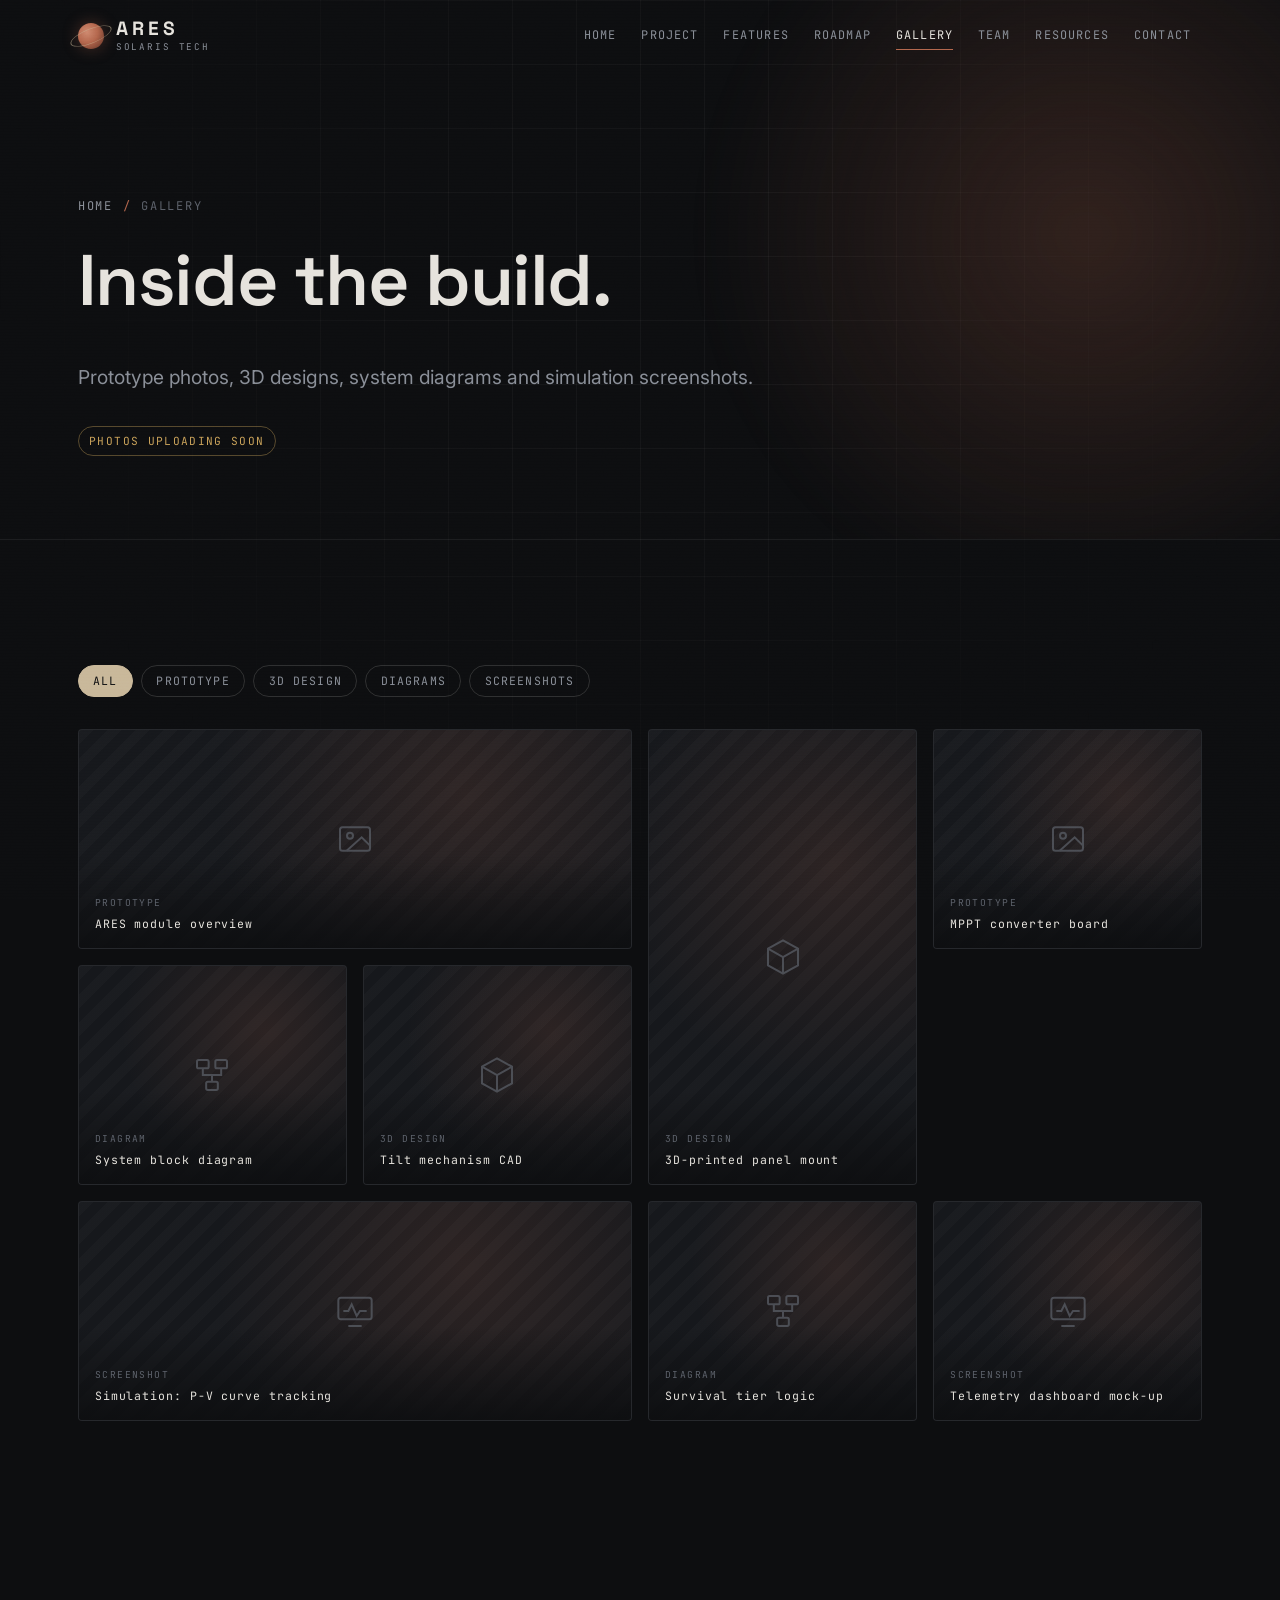
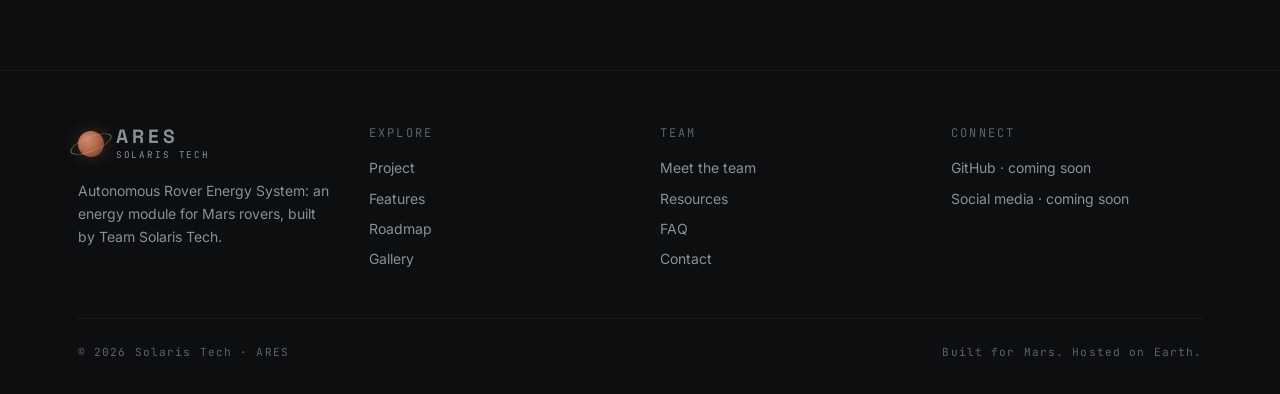
<file: gallery.html>
<!DOCTYPE html>
<html lang="en" class="no-js">
<head>
  <meta charset="utf-8">
  <meta name="viewport" content="width=device-width, initial-scale=1">
  <title>Gallery · ARES | Solaris Tech</title>
  <meta name="description" content="Photos, designs, diagrams and screenshots from the ARES rover energy system project.">
  <meta name="theme-color" content="#0d0e10">
  <link rel="icon" href="assets/img/favicon.svg" type="image/svg+xml">
  <link rel="preconnect" href="https://fonts.googleapis.com">
  <link rel="preconnect" href="https://fonts.gstatic.com" crossorigin>
  <link rel="stylesheet" href="https://fonts.googleapis.com/css2?family=Inter:wght@400;500;600&family=JetBrains+Mono:wght@300;400;500&family=Space+Grotesk:wght@400;500;600;700&display=swap">
  <link rel="stylesheet" href="css/style.css">
  <script>document.documentElement.classList.replace("no-js", "js");</script>
  <script src="js/main.js" defer></script>
  <!-- TODO (analytics): paste your GoatCounter script tag here. See README.md -->
</head>
<body>
  <a class="skip-link" href="#main">Skip to content</a>

  <!-- ===== HEADER (same on every page; update all files if you change it) ===== -->
  <header class="site-header">
    <div class="container header-inner">
      <a class="brand" href="index.html" aria-label="ARES home">
        <span class="brand-mark" aria-hidden="true"></span>
        <span class="brand-text">ARES<small>Solaris Tech</small></span>
      </a>
      <button class="nav-toggle" aria-expanded="false" aria-controls="site-nav">
        <span class="sr-only">Menu</span><span class="nav-toggle-bar" aria-hidden="true"></span>
      </button>
      <nav id="site-nav" class="site-nav" aria-label="Main">
        <ul>
          <li><a href="index.html" data-index="01">Home</a></li>
          <li><a href="project.html" data-index="02">Project</a></li>
          <li><a href="features.html" data-index="03">Features</a></li>
          <li><a href="roadmap.html" data-index="04">Roadmap</a></li>
          <li><a href="gallery.html" data-index="05" aria-current="page">Gallery</a></li>
          <li><a href="team.html" data-index="06">Team</a></li>
          <li><a href="resources.html" data-index="07">Resources</a></li>
          <li><a href="contact.html" data-index="08">Contact</a></li>
        </ul>
      </nav>
    </div>
  </header>

  <main id="main">
    <section class="page-hero">
      <div class="container">
        <nav class="breadcrumb reveal" aria-label="Breadcrumb"><a href="index.html">Home</a><span aria-hidden="true">/</span><span>Gallery</span></nav>
        <h1 class="reveal" style="--d:1">Inside the build.</h1>
        <p class="lead reveal" style="--d:2">Prototype photos, 3D designs, system diagrams and simulation screenshots.</p>
        <div class="page-hero-meta reveal" style="--d:3"><span class="tag tag--soon">Photos uploading soon</span></div>
      </div>
    </section>

    <section class="section">
      <div class="container">
        <div class="gallery-filters reveal" role="group" aria-label="Filter gallery">
          <button class="filter-btn" data-filter="all" aria-pressed="true">All</button>
          <button class="filter-btn" data-filter="prototype" aria-pressed="false">Prototype</button>
          <button class="filter-btn" data-filter="design" aria-pressed="false">3D design</button>
          <button class="filter-btn" data-filter="diagram" aria-pressed="false">Diagrams</button>
          <button class="filter-btn" data-filter="screenshot" aria-pressed="false">Screenshots</button>
        </div>

        <!--
          HOW TO ADD A REAL PHOTO
          1. Put the image in assets/img/ (e.g. assets/img/prototype-1.jpg). Keep it under ~400 KB.
          2. Replace a placeholder tile's <div class="placeholder">…</div> with:
             <a href="assets/img/prototype-1.jpg" data-lightbox data-caption="Your caption">
               <img src="assets/img/prototype-1.jpg" alt="Describe the image" loading="lazy">
             </a>
          3. Keep the <figcaption> and set data-cat to prototype / design / diagram / screenshot.
          Add "wide" or "tall" to the class list to make a tile bigger.
        -->
        <div class="gallery">
          <figure class="gallery-item wide reveal" data-cat="prototype" style="--d:0">
            <div class="placeholder"><svg viewBox="0 0 24 24" fill="none" stroke="currentColor" stroke-width="1.2" aria-hidden="true"><rect x="3" y="5" width="18" height="14" rx="1.5"/><circle cx="9" cy="10" r="1.8"/><path d="M21 16l-5-5-9 8"/></svg></div>
            <figcaption><small>Prototype</small>ARES module overview</figcaption>
          </figure>
          <figure class="gallery-item tall reveal" data-cat="design" style="--d:1">
            <div class="placeholder"><svg viewBox="0 0 24 24" fill="none" stroke="currentColor" stroke-width="1.2" aria-hidden="true"><path d="M12 2l9 5v10l-9 5-9-5V7z"/><path d="M12 22V12M21 7l-9 5-9-5"/></svg></div>
            <figcaption><small>3D design</small>3D-printed panel mount</figcaption>
          </figure>
          <figure class="gallery-item reveal" data-cat="prototype" style="--d:2">
            <div class="placeholder"><svg viewBox="0 0 24 24" fill="none" stroke="currentColor" stroke-width="1.2" aria-hidden="true"><rect x="3" y="5" width="18" height="14" rx="1.5"/><circle cx="9" cy="10" r="1.8"/><path d="M21 16l-5-5-9 8"/></svg></div>
            <figcaption><small>Prototype</small>MPPT converter board</figcaption>
          </figure>
          <figure class="gallery-item reveal" data-cat="diagram" style="--d:3">
            <div class="placeholder"><svg viewBox="0 0 24 24" fill="none" stroke="currentColor" stroke-width="1.2" aria-hidden="true"><rect x="3" y="3" width="7" height="5" rx="1"/><rect x="14" y="3" width="7" height="5" rx="1"/><rect x="8.5" y="16" width="7" height="5" rx="1"/><path d="M6.5 8v4h11V8M12 12v4"/></svg></div>
            <figcaption><small>Diagram</small>System block diagram</figcaption>
          </figure>
          <figure class="gallery-item reveal" data-cat="design" style="--d:4">
            <div class="placeholder"><svg viewBox="0 0 24 24" fill="none" stroke="currentColor" stroke-width="1.2" aria-hidden="true"><path d="M12 2l9 5v10l-9 5-9-5V7z"/><path d="M12 22V12M21 7l-9 5-9-5"/></svg></div>
            <figcaption><small>3D design</small>Tilt mechanism CAD</figcaption>
          </figure>
          <figure class="gallery-item wide reveal" data-cat="screenshot" style="--d:5">
            <div class="placeholder"><svg viewBox="0 0 24 24" fill="none" stroke="currentColor" stroke-width="1.2" aria-hidden="true"><rect x="2" y="4" width="20" height="13" rx="1.5"/><path d="M5 12h3l2-4 3 7 2-3h4M8 21h8"/></svg></div>
            <figcaption><small>Screenshot</small>Simulation: P-V curve tracking</figcaption>
          </figure>
          <figure class="gallery-item reveal" data-cat="diagram" style="--d:6">
            <div class="placeholder"><svg viewBox="0 0 24 24" fill="none" stroke="currentColor" stroke-width="1.2" aria-hidden="true"><rect x="3" y="3" width="7" height="5" rx="1"/><rect x="14" y="3" width="7" height="5" rx="1"/><rect x="8.5" y="16" width="7" height="5" rx="1"/><path d="M6.5 8v4h11V8M12 12v4"/></svg></div>
            <figcaption><small>Diagram</small>Survival tier logic</figcaption>
          </figure>
          <figure class="gallery-item reveal" data-cat="screenshot" style="--d:7">
            <div class="placeholder"><svg viewBox="0 0 24 24" fill="none" stroke="currentColor" stroke-width="1.2" aria-hidden="true"><rect x="2" y="4" width="20" height="13" rx="1.5"/><path d="M5 12h3l2-4 3 7 2-3h4M8 21h8"/></svg></div>
            <figcaption><small>Screenshot</small>Telemetry dashboard mock-up</figcaption>
          </figure>
        </div>
      </div>
    </section>
  </main>

  <!-- ===== FOOTER (same on every page) ===== -->
  <footer class="site-footer">
    <div class="container">
      <div class="footer-grid">
        <div class="footer-brand">
          <a class="brand" href="index.html" aria-label="ARES home">
            <span class="brand-mark" aria-hidden="true"></span>
            <span class="brand-text">ARES<small>Solaris Tech</small></span>
          </a>
          <p>Autonomous Rover Energy System: an energy module for Mars rovers, built by Team Solaris Tech.</p>
        </div>
        <div>
          <h4>Explore</h4>
          <ul>
            <li><a href="project.html">Project</a></li>
            <li><a href="features.html">Features</a></li>
            <li><a href="roadmap.html">Roadmap</a></li>
            <li><a href="gallery.html">Gallery</a></li>
          </ul>
        </div>
        <div>
          <h4>Team</h4>
          <ul>
            <li><a href="team.html">Meet the team</a></li>
            <li><a href="resources.html">Resources</a></li>
            <li><a href="resources.html#faq">FAQ</a></li>
            <li><a href="contact.html">Contact</a></li>
          </ul>
        </div>
        <div>
          <h4>Connect</h4>
          <ul>
            <!-- TODO: replace with real links, e.g. <li><a href="https://github.com/..." target="_blank" rel="noopener">GitHub</a></li> -->
            <li><span class="muted">GitHub · coming soon</span></li>
            <li><span class="muted">Social media · coming soon</span></li>
          </ul>
        </div>
      </div>
      <div class="footer-bottom">
        <span>© <span data-year>2026</span> Solaris Tech · ARES</span>
        <span>Built for Mars. Hosted on Earth.</span>
      </div>
    </div>
  </footer>
</body>
</html>
</file>
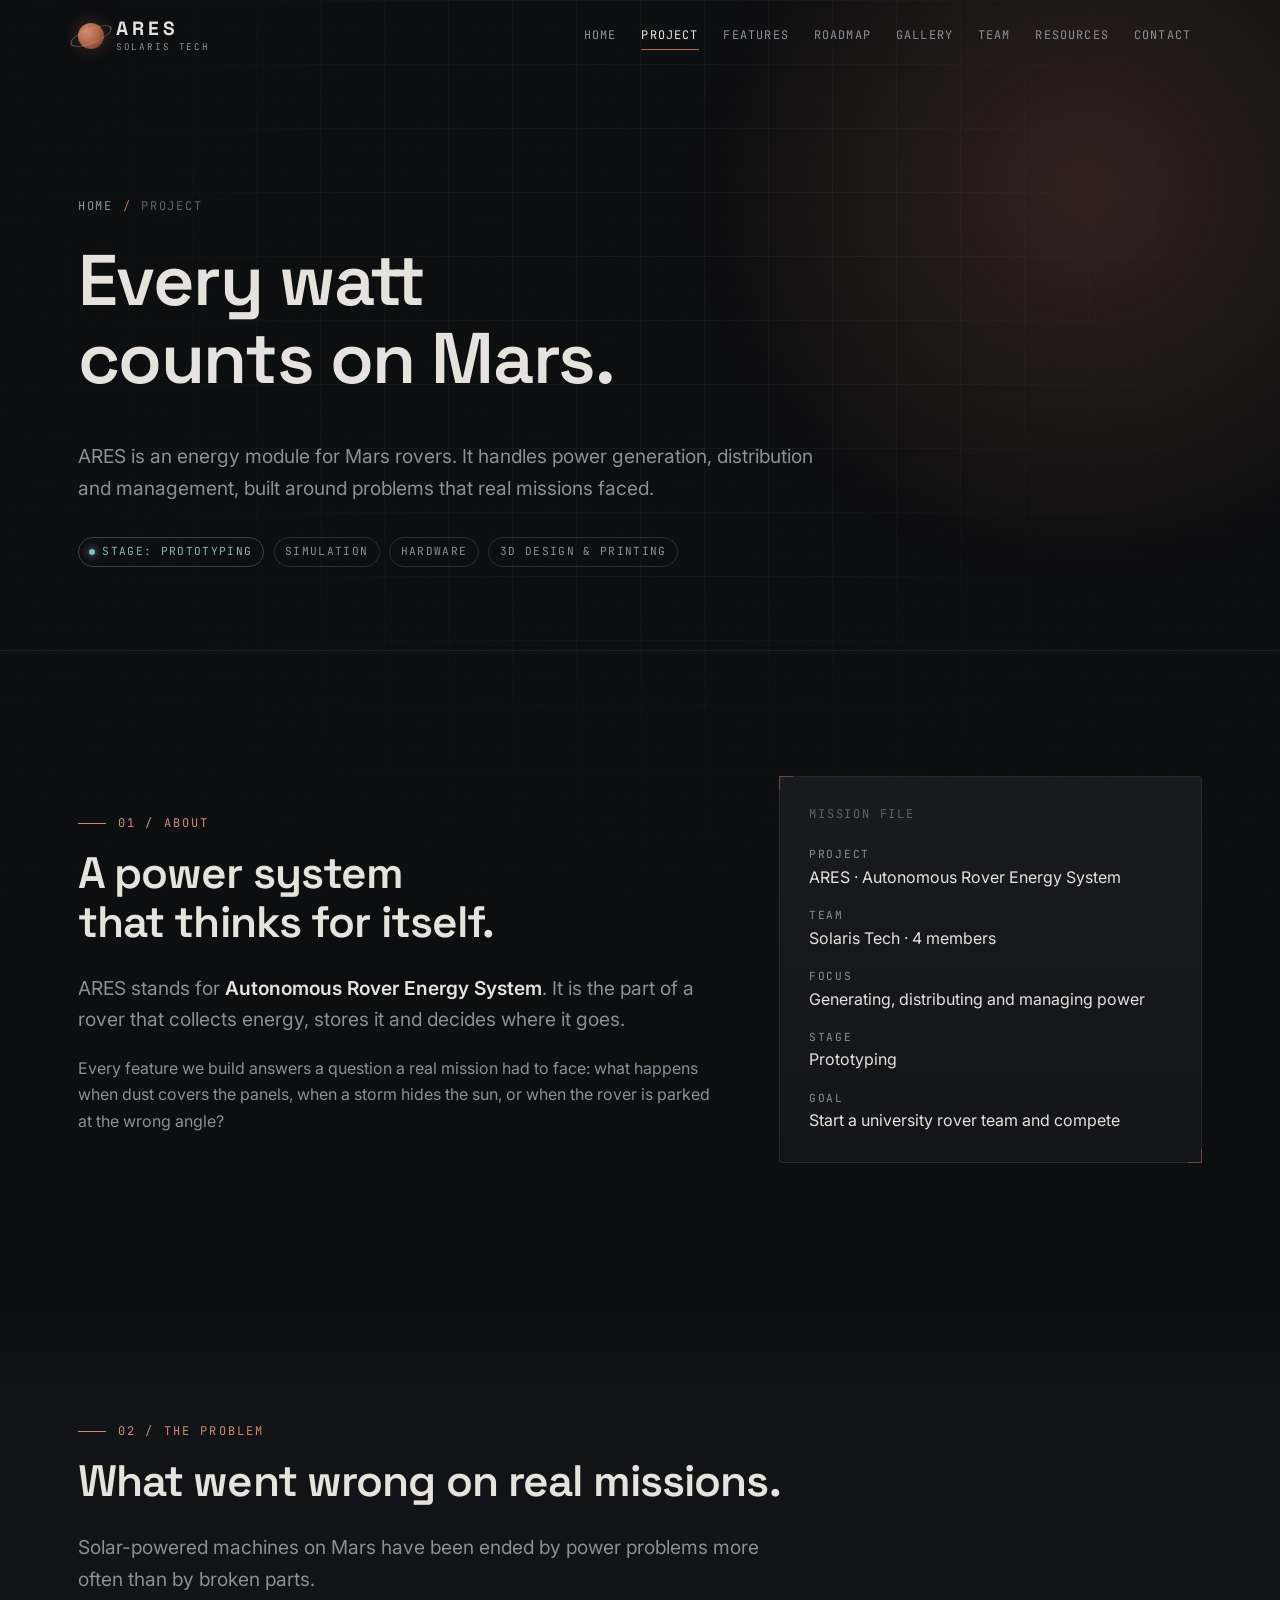
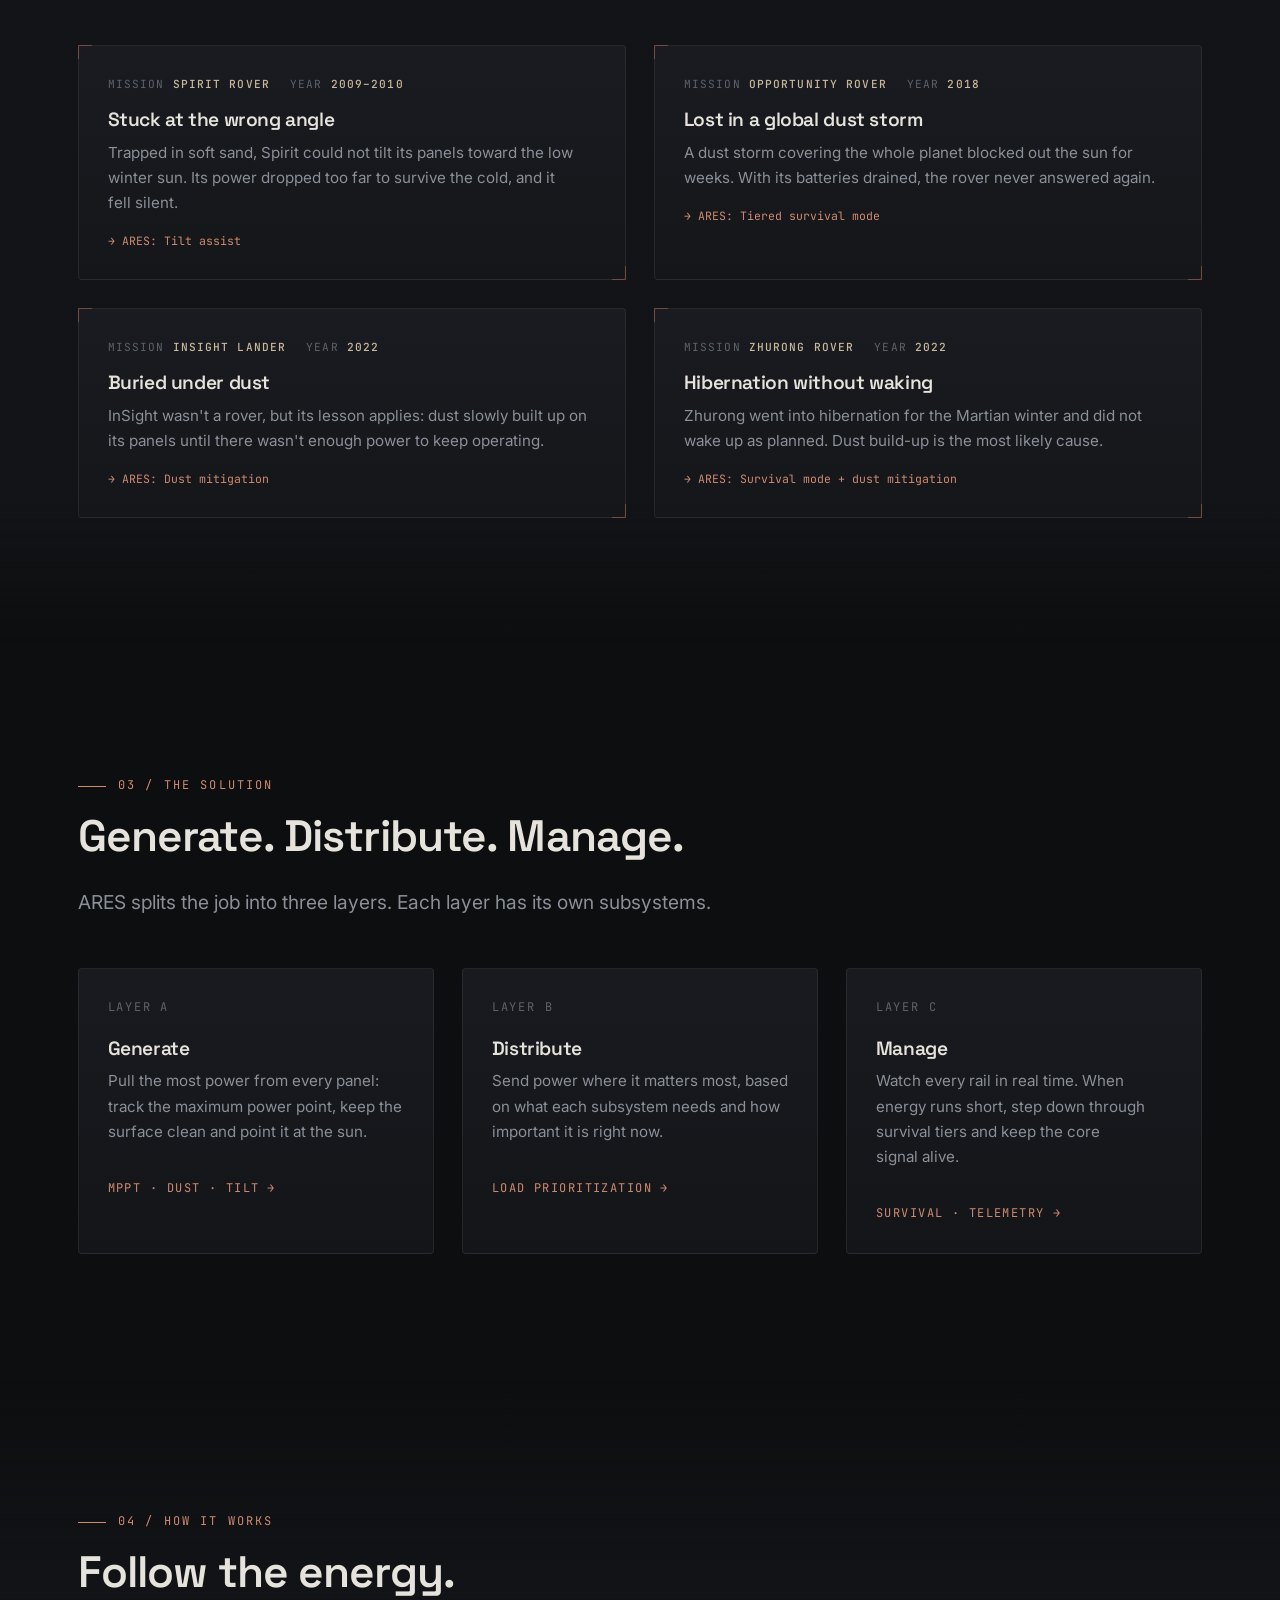
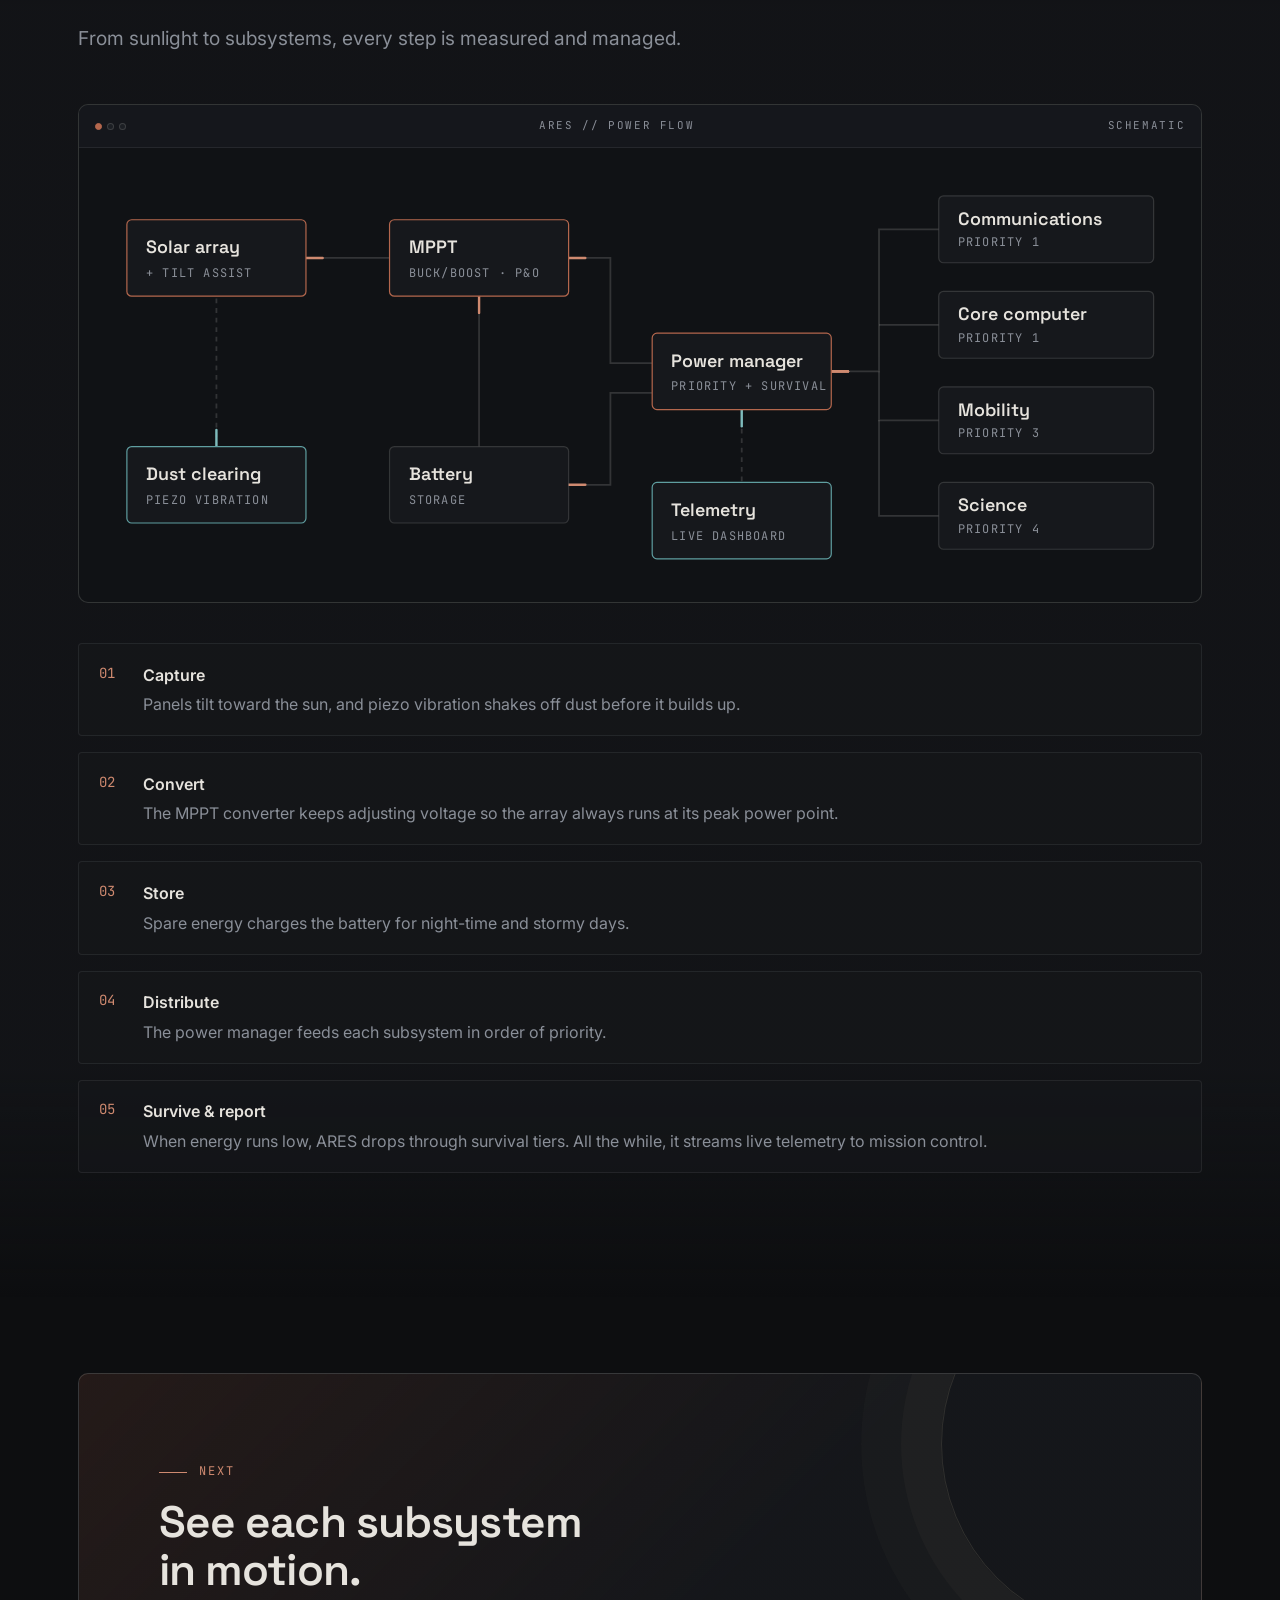
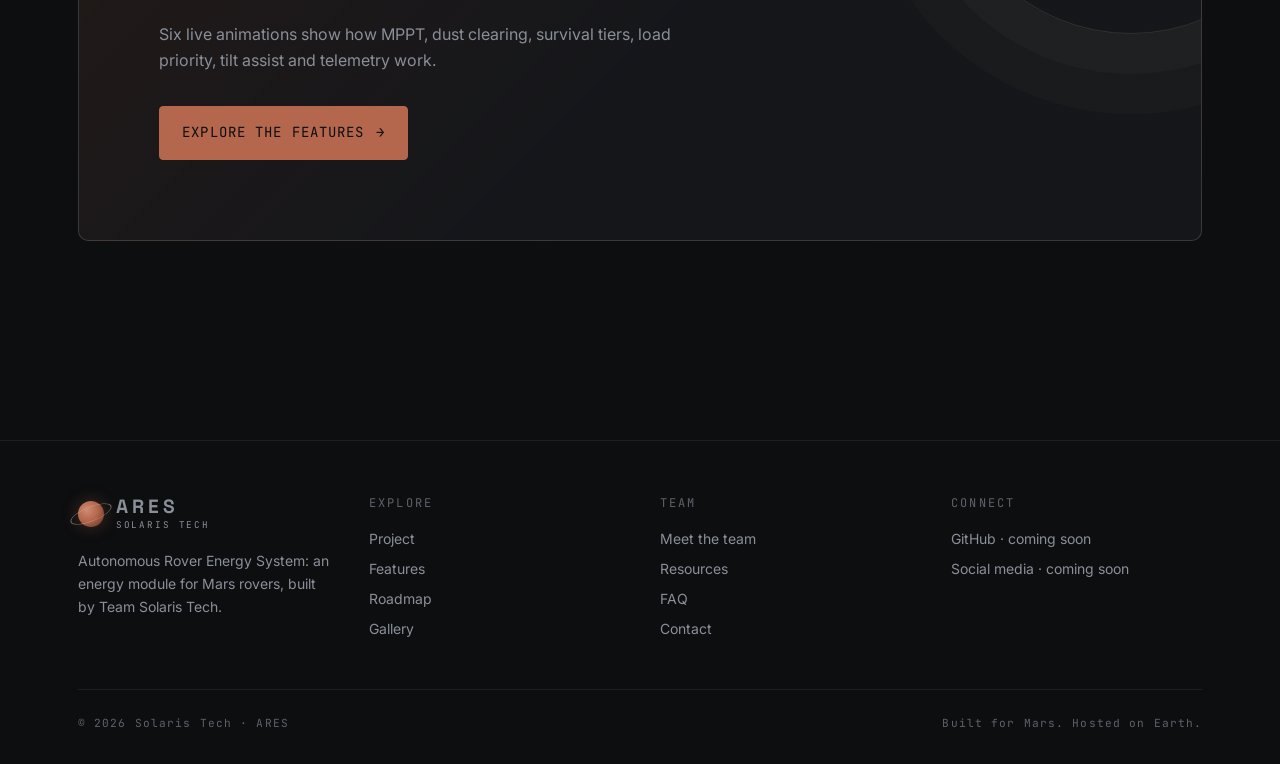
<file: project.html>
<!DOCTYPE html>
<html lang="en" class="no-js">
<head>
  <meta charset="utf-8">
  <meta name="viewport" content="width=device-width, initial-scale=1">
  <title>The Project · ARES | Solaris Tech</title>
  <meta name="description" content="What ARES is, the power problems real Mars rovers faced, and how the ARES energy module solves them.">
  <meta name="theme-color" content="#0d0e10">
  <link rel="icon" href="assets/img/favicon.svg" type="image/svg+xml">
  <link rel="preconnect" href="https://fonts.googleapis.com">
  <link rel="preconnect" href="https://fonts.gstatic.com" crossorigin>
  <link rel="stylesheet" href="https://fonts.googleapis.com/css2?family=Inter:wght@400;500;600&family=JetBrains+Mono:wght@300;400;500&family=Space+Grotesk:wght@400;500;600;700&display=swap">
  <link rel="stylesheet" href="css/style.css">
  <script>document.documentElement.classList.replace("no-js", "js");</script>
  <script src="js/main.js" defer></script>
  <!-- TODO (analytics): paste your GoatCounter script tag here. See README.md -->
</head>
<body>
  <a class="skip-link" href="#main">Skip to content</a>

  <!-- ===== HEADER (same on every page; update all files if you change it) ===== -->
  <header class="site-header">
    <div class="container header-inner">
      <a class="brand" href="index.html" aria-label="ARES home">
        <span class="brand-mark" aria-hidden="true"></span>
        <span class="brand-text">ARES<small>Solaris Tech</small></span>
      </a>
      <button class="nav-toggle" aria-expanded="false" aria-controls="site-nav">
        <span class="sr-only">Menu</span><span class="nav-toggle-bar" aria-hidden="true"></span>
      </button>
      <nav id="site-nav" class="site-nav" aria-label="Main">
        <ul>
          <li><a href="index.html" data-index="01">Home</a></li>
          <li><a href="project.html" data-index="02" aria-current="page">Project</a></li>
          <li><a href="features.html" data-index="03">Features</a></li>
          <li><a href="roadmap.html" data-index="04">Roadmap</a></li>
          <li><a href="gallery.html" data-index="05">Gallery</a></li>
          <li><a href="team.html" data-index="06">Team</a></li>
          <li><a href="resources.html" data-index="07">Resources</a></li>
          <li><a href="contact.html" data-index="08">Contact</a></li>
        </ul>
      </nav>
    </div>
  </header>

  <main id="main">
    <section class="page-hero">
      <div class="container">
        <nav class="breadcrumb reveal" aria-label="Breadcrumb"><a href="index.html">Home</a><span aria-hidden="true">/</span><span>Project</span></nav>
        <h1 class="reveal" style="--d:1">Every watt counts on Mars.</h1>
        <p class="lead reveal" style="--d:2">ARES is an energy module for Mars rovers. It handles power generation, distribution and management, built around problems that real missions faced.</p>
        <div class="page-hero-meta reveal" style="--d:3">
          <span class="tag tag--live"><span class="dot"></span>Stage: Prototyping</span>
          <span class="tag">Simulation</span>
          <span class="tag">Hardware</span>
          <span class="tag">3D design &amp; printing</span>
        </div>
      </div>
    </section>

    <!-- ===== ABOUT ===== -->
    <section class="section" id="about" aria-labelledby="about-title">
      <div class="container split split--wide-left">
        <div class="reveal">
          <span class="eyebrow">01 / About</span>
          <h2 id="about-title">A power system that thinks for itself.</h2>
          <p class="lead">ARES stands for <strong>Autonomous Rover Energy System</strong>. It is the part of a rover that collects energy, stores it and decides where it goes.</p>
          <p class="muted">Every feature we build answers a question a real mission had to face: what happens when dust covers the panels, when a storm hides the sun, or when the rover is parked at the wrong angle?</p>
        </div>
        <div class="card reveal" style="--d:2">
          <span class="card-index">MISSION FILE</span>
          <dl class="stack" style="margin:0">
            <div><dt class="mono muted" style="font-size:.7rem;letter-spacing:.15em">PROJECT</dt><dd style="margin:0">ARES · Autonomous Rover Energy System</dd></div>
            <div><dt class="mono muted" style="font-size:.7rem;letter-spacing:.15em">TEAM</dt><dd style="margin:0">Solaris Tech · 4 members</dd></div>
            <div><dt class="mono muted" style="font-size:.7rem;letter-spacing:.15em">FOCUS</dt><dd style="margin:0">Generating, distributing and managing power</dd></div>
            <div><dt class="mono muted" style="font-size:.7rem;letter-spacing:.15em">STAGE</dt><dd style="margin:0">Prototyping</dd></div>
            <div><dt class="mono muted" style="font-size:.7rem;letter-spacing:.15em">GOAL</dt><dd style="margin:0">Start a university rover team and compete</dd></div>
          </dl>
        </div>
      </div>
    </section>

    <!-- ===== PROBLEM ===== -->
    <section class="section section--alt" id="problem" aria-labelledby="problem-title">
      <div class="container">
        <div class="section-head reveal">
          <span class="eyebrow">02 / The problem</span>
          <h2 id="problem-title">What went wrong on real missions.</h2>
          <p>Solar-powered machines on Mars have been ended by power problems more often than by broken parts.</p>
        </div>
        <div class="grid grid-2">
          <article class="card case-file reveal" style="--d:0">
            <div class="case-meta"><span>Mission <b>Spirit rover</b></span><span>Year <b>2009–2010</b></span></div>
            <h3>Stuck at the wrong angle</h3>
            <p>Trapped in soft sand, Spirit could not tilt its panels toward the low winter sun. Its power dropped too far to survive the cold, and it fell silent.</p>
            <p class="mono" style="font-size:.72rem;color:var(--rust-light);margin-top:1rem">→ ARES: Tilt assist</p>
          </article>
          <article class="card case-file reveal" style="--d:1">
            <div class="case-meta"><span>Mission <b>Opportunity rover</b></span><span>Year <b>2018</b></span></div>
            <h3>Lost in a global dust storm</h3>
            <p>A dust storm covering the whole planet blocked out the sun for weeks. With its batteries drained, the rover never answered again.</p>
            <p class="mono" style="font-size:.72rem;color:var(--rust-light);margin-top:1rem">→ ARES: Tiered survival mode</p>
          </article>
          <article class="card case-file reveal" style="--d:2">
            <div class="case-meta"><span>Mission <b>InSight lander</b></span><span>Year <b>2022</b></span></div>
            <h3>Buried under dust</h3>
            <p>InSight wasn't a rover, but its lesson applies: dust slowly built up on its panels until there wasn't enough power to keep operating.</p>
            <p class="mono" style="font-size:.72rem;color:var(--rust-light);margin-top:1rem">→ ARES: Dust mitigation</p>
          </article>
          <article class="card case-file reveal" style="--d:3">
            <div class="case-meta"><span>Mission <b>Zhurong rover</b></span><span>Year <b>2022</b></span></div>
            <h3>Hibernation without waking</h3>
            <p>Zhurong went into hibernation for the Martian winter and did not wake up as planned. Dust build-up is the most likely cause.</p>
            <p class="mono" style="font-size:.72rem;color:var(--rust-light);margin-top:1rem">→ ARES: Survival mode + dust mitigation</p>
          </article>
        </div>
      </div>
    </section>

    <!-- ===== SOLUTION ===== -->
    <section class="section" id="solution" aria-labelledby="solution-title">
      <div class="container">
        <div class="section-head reveal">
          <span class="eyebrow">03 / The solution</span>
          <h2 id="solution-title">Generate. Distribute. Manage.</h2>
          <p>ARES splits the job into three layers. Each layer has its own subsystems.</p>
        </div>
        <div class="grid grid-3">
          <a class="card card--glow reveal" style="--d:0" href="features.html#mppt">
            <span class="card-index">LAYER A</span>
            <h3>Generate</h3>
            <p>Pull the most power from every panel: track the maximum power point, keep the surface clean and point it at the sun.</p>
            <span class="card-link">MPPT · Dust · Tilt <span class="arrow" aria-hidden="true">→</span></span>
          </a>
          <a class="card card--glow reveal" style="--d:1" href="features.html#loads">
            <span class="card-index">LAYER B</span>
            <h3>Distribute</h3>
            <p>Send power where it matters most, based on what each subsystem needs and how important it is right now.</p>
            <span class="card-link">Load prioritization <span class="arrow" aria-hidden="true">→</span></span>
          </a>
          <a class="card card--glow reveal" style="--d:2" href="features.html#survival">
            <span class="card-index">LAYER C</span>
            <h3>Manage</h3>
            <p>Watch every rail in real time. When energy runs short, step down through survival tiers and keep the core signal alive.</p>
            <span class="card-link">Survival · Telemetry <span class="arrow" aria-hidden="true">→</span></span>
          </a>
        </div>
      </div>
    </section>

    <!-- ===== HOW IT WORKS ===== -->
    <section class="section section--alt" id="how-it-works" aria-labelledby="how-title">
      <div class="container">
        <div class="section-head reveal">
          <span class="eyebrow">04 / How it works</span>
          <h2 id="how-title">Follow the energy.</h2>
          <p>From sunlight to subsystems, every step is measured and managed.</p>
        </div>

        <div class="panel reveal">
          <div class="panel-head"><span class="lights" aria-hidden="true"><i></i><i></i><i></i></span><span>ARES // power flow</span><span>Schematic</span></div>
          <div class="panel-body flow-scroll">
            <div class="flow-diagram">
              <svg viewBox="0 0 900 340" role="img" aria-labelledby="flow-title flow-desc">
                <title id="flow-title">ARES power flow diagram</title>
                <desc id="flow-desc">The solar array, kept clean by dust mitigation and aimed by tilt assist, feeds the MPPT converter. The converter charges the battery and feeds the power manager. The power manager distributes power by priority to communications, computing, mobility and science, and reports to the telemetry dashboard.</desc>

                <!-- wires (drawn in on scroll) -->
                <path class="wire draw" d="M170 72 H240"/>
                <path class="wire draw" d="M390 72 H425 V160 H460"/>
                <path class="wire draw" d="M315 104 V230"/>
                <path class="wire draw" d="M390 262 H425 V185 H460"/>
                <path class="wire draw" d="M610 167 H650 V48 H700"/>
                <path class="wire draw" d="M650 128 H700"/>
                <path class="wire draw" d="M650 167 V208 H700"/>
                <path class="wire draw" d="M650 208 V288 H700"/>
                <path class="wire data draw" d="M95 230 V104"/>
                <path class="wire data draw" d="M535 199 V260"/>

                <!-- energy pulses -->
                <path class="pulse" d="M170 72 H240"/>
                <path class="pulse d2" d="M390 72 H425 V160 H460"/>
                <path class="pulse d3" d="M315 104 V230"/>
                <path class="pulse" d="M390 262 H425 V185 H460"/>
                <path class="pulse d2" d="M610 167 H650 V48 H700"/>
                <path class="pulse d3" d="M610 167 H650 V128 H700"/>
                <path class="pulse" d="M610 167 H650 V208 H700"/>
                <path class="pulse d2" d="M610 167 H650 V288 H700"/>
                <path class="pulse data" d="M95 230 V104"/>
                <path class="pulse data d2" d="M535 199 V260"/>

                <!-- nodes -->
                <g class="node accent"><rect x="20" y="40" width="150" height="64" rx="4"/><text x="36" y="68">Solar array</text><text class="sub" x="36" y="88">+ TILT ASSIST</text></g>
                <g class="node data"><rect x="20" y="230" width="150" height="64" rx="4"/><text x="36" y="258">Dust clearing</text><text class="sub" x="36" y="278">PIEZO VIBRATION</text></g>
                <g class="node accent"><rect x="240" y="40" width="150" height="64" rx="4"/><text x="256" y="68">MPPT</text><text class="sub" x="256" y="88">BUCK/BOOST · P&amp;O</text></g>
                <g class="node"><rect x="240" y="230" width="150" height="64" rx="4"/><text x="256" y="258">Battery</text><text class="sub" x="256" y="278">STORAGE</text></g>
                <g class="node accent"><rect x="460" y="135" width="150" height="64" rx="4"/><text x="476" y="163">Power manager</text><text class="sub" x="476" y="183">PRIORITY + SURVIVAL</text></g>
                <g class="node data"><rect x="460" y="260" width="150" height="64" rx="4"/><text x="476" y="288">Telemetry</text><text class="sub" x="476" y="308">LIVE DASHBOARD</text></g>
                <g class="node"><rect x="700" y="20" width="180" height="56" rx="4"/><text x="716" y="44">Communications</text><text class="sub" x="716" y="62">PRIORITY 1</text></g>
                <g class="node"><rect x="700" y="100" width="180" height="56" rx="4"/><text x="716" y="124">Core computer</text><text class="sub" x="716" y="142">PRIORITY 1</text></g>
                <g class="node"><rect x="700" y="180" width="180" height="56" rx="4"/><text x="716" y="204">Mobility</text><text class="sub" x="716" y="222">PRIORITY 3</text></g>
                <g class="node"><rect x="700" y="260" width="180" height="56" rx="4"/><text x="716" y="284">Science</text><text class="sub" x="716" y="302">PRIORITY 4</text></g>
              </svg>
            </div>
          </div>
        </div>
        <p class="scroll-hint">← Swipe to see the full diagram →</p>

        <ol class="steps mt-lg">
          <li class="reveal" style="--d:0"><strong>Capture</strong>Panels tilt toward the sun, and piezo vibration shakes off dust before it builds up.</li>
          <li class="reveal" style="--d:1"><strong>Convert</strong>The MPPT converter keeps adjusting voltage so the array always runs at its peak power point.</li>
          <li class="reveal" style="--d:2"><strong>Store</strong>Spare energy charges the battery for night-time and stormy days.</li>
          <li class="reveal" style="--d:3"><strong>Distribute</strong>The power manager feeds each subsystem in order of priority.</li>
          <li class="reveal" style="--d:4"><strong>Survive &amp; report</strong>When energy runs low, ARES drops through survival tiers. All the while, it streams live telemetry to mission control.</li>
        </ol>
      </div>
    </section>

    <section class="section--tight">
      <div class="container">
        <div class="cta reveal reveal--scale">
          <span class="eyebrow">Next</span>
          <h2>See each subsystem in motion.</h2>
          <p>Six live animations show how MPPT, dust clearing, survival tiers, load priority, tilt assist and telemetry work.</p>
          <a class="btn btn--primary" href="features.html">Explore the features <span class="arrow" aria-hidden="true">→</span></a>
        </div>
      </div>
    </section>
  </main>

  <!-- ===== FOOTER (same on every page) ===== -->
  <footer class="site-footer">
    <div class="container">
      <div class="footer-grid">
        <div class="footer-brand">
          <a class="brand" href="index.html" aria-label="ARES home">
            <span class="brand-mark" aria-hidden="true"></span>
            <span class="brand-text">ARES<small>Solaris Tech</small></span>
          </a>
          <p>Autonomous Rover Energy System: an energy module for Mars rovers, built by Team Solaris Tech.</p>
        </div>
        <div>
          <h4>Explore</h4>
          <ul>
            <li><a href="project.html">Project</a></li>
            <li><a href="features.html">Features</a></li>
            <li><a href="roadmap.html">Roadmap</a></li>
            <li><a href="gallery.html">Gallery</a></li>
          </ul>
        </div>
        <div>
          <h4>Team</h4>
          <ul>
            <li><a href="team.html">Meet the team</a></li>
            <li><a href="resources.html">Resources</a></li>
            <li><a href="resources.html#faq">FAQ</a></li>
            <li><a href="contact.html">Contact</a></li>
          </ul>
        </div>
        <div>
          <h4>Connect</h4>
          <ul>
            <!-- TODO: replace with real links, e.g. <li><a href="https://github.com/..." target="_blank" rel="noopener">GitHub</a></li> -->
            <li><span class="muted">GitHub · coming soon</span></li>
            <li><span class="muted">Social media · coming soon</span></li>
          </ul>
        </div>
      </div>
      <div class="footer-bottom">
        <span>© <span data-year>2026</span> Solaris Tech · ARES</span>
        <span>Built for Mars. Hosted on Earth.</span>
      </div>
    </div>
  </footer>
</body>
</html>
</file>
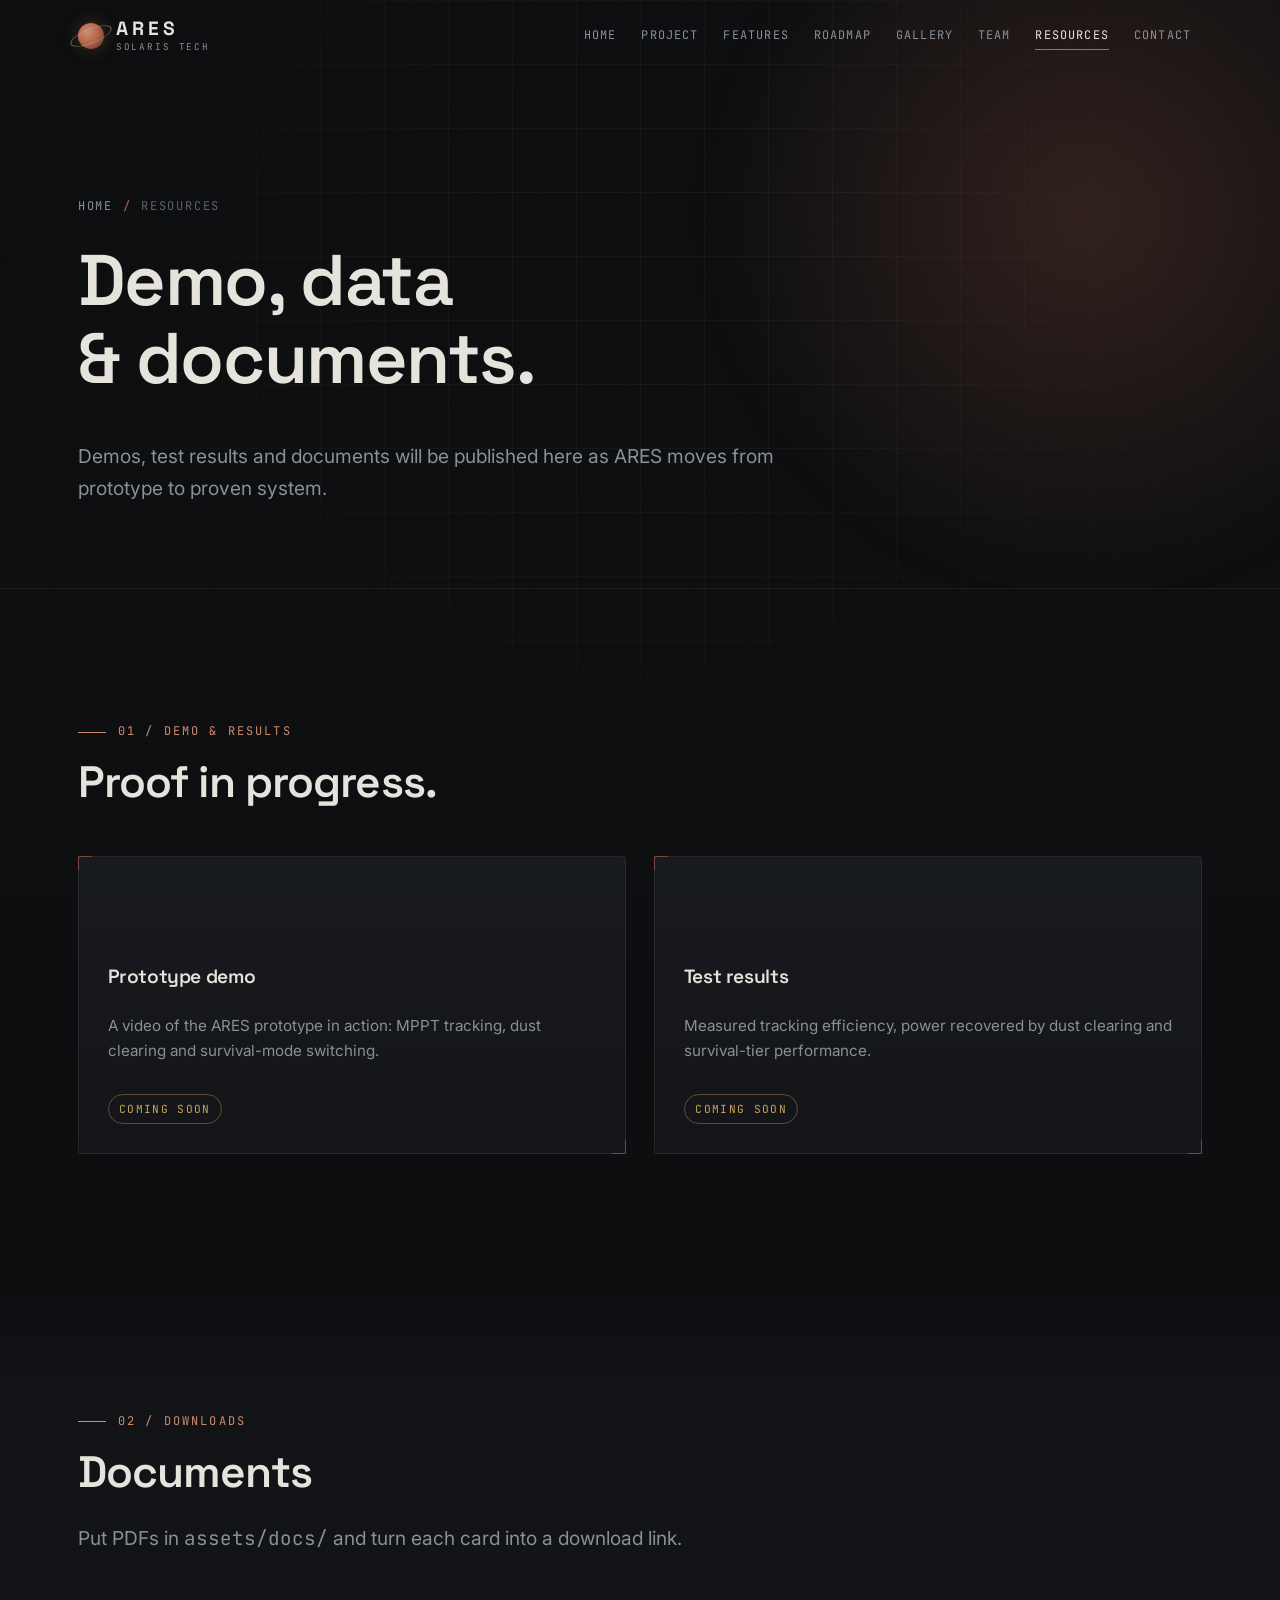
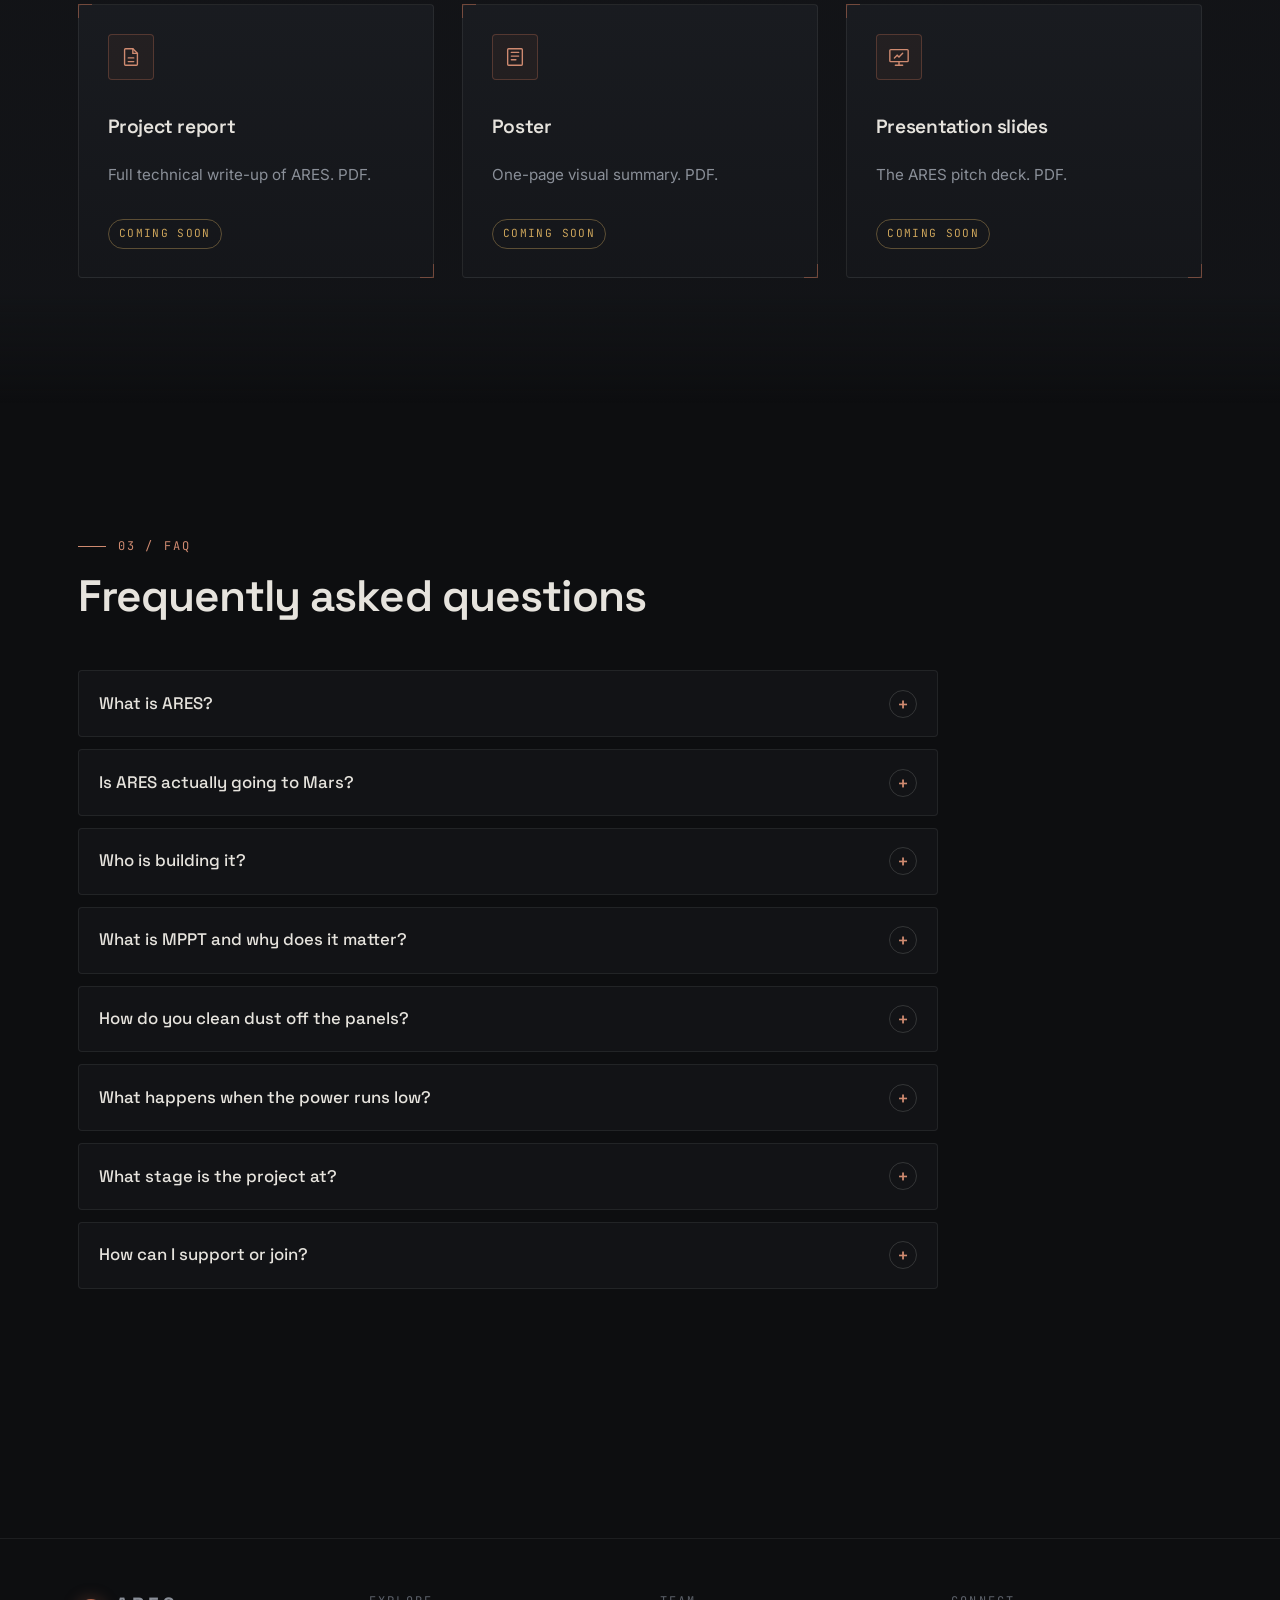
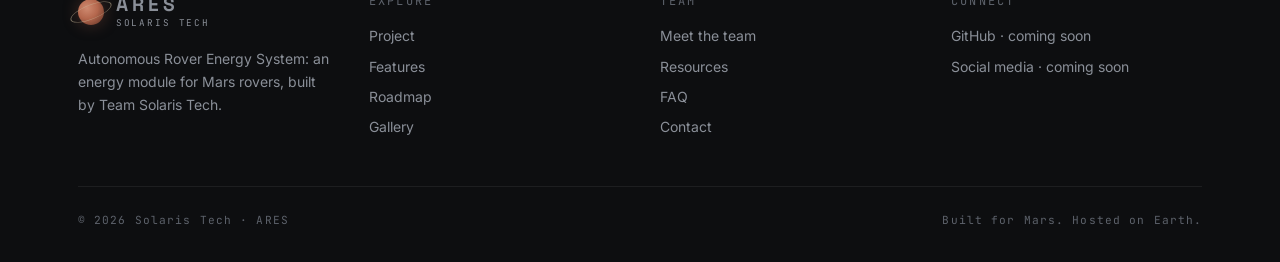
<file: resources.html>
<!DOCTYPE html>
<html lang="en" class="no-js">
<head>
  <meta charset="utf-8">
  <meta name="viewport" content="width=device-width, initial-scale=1">
  <title>Resources &amp; FAQ · ARES | Solaris Tech</title>
  <meta name="description" content="ARES demo, results, downloadable documents and frequently asked questions.">
  <meta name="theme-color" content="#0d0e10">
  <link rel="icon" href="assets/img/favicon.svg" type="image/svg+xml">
  <link rel="preconnect" href="https://fonts.googleapis.com">
  <link rel="preconnect" href="https://fonts.gstatic.com" crossorigin>
  <link rel="stylesheet" href="https://fonts.googleapis.com/css2?family=Inter:wght@400;500;600&family=JetBrains+Mono:wght@300;400;500&family=Space+Grotesk:wght@400;500;600;700&display=swap">
  <link rel="stylesheet" href="css/style.css">
  <script>document.documentElement.classList.replace("no-js", "js");</script>
  <script src="js/main.js" defer></script>
  <!-- TODO (analytics): paste your GoatCounter script tag here. See README.md -->
</head>
<body>
  <a class="skip-link" href="#main">Skip to content</a>

  <!-- ===== HEADER (same on every page; update all files if you change it) ===== -->
  <header class="site-header">
    <div class="container header-inner">
      <a class="brand" href="index.html" aria-label="ARES home">
        <span class="brand-mark" aria-hidden="true"></span>
        <span class="brand-text">ARES<small>Solaris Tech</small></span>
      </a>
      <button class="nav-toggle" aria-expanded="false" aria-controls="site-nav">
        <span class="sr-only">Menu</span><span class="nav-toggle-bar" aria-hidden="true"></span>
      </button>
      <nav id="site-nav" class="site-nav" aria-label="Main">
        <ul>
          <li><a href="index.html" data-index="01">Home</a></li>
          <li><a href="project.html" data-index="02">Project</a></li>
          <li><a href="features.html" data-index="03">Features</a></li>
          <li><a href="roadmap.html" data-index="04">Roadmap</a></li>
          <li><a href="gallery.html" data-index="05">Gallery</a></li>
          <li><a href="team.html" data-index="06">Team</a></li>
          <li><a href="resources.html" data-index="07" aria-current="page">Resources</a></li>
          <li><a href="contact.html" data-index="08">Contact</a></li>
        </ul>
      </nav>
    </div>
  </header>

  <main id="main">
    <section class="page-hero">
      <div class="container">
        <nav class="breadcrumb reveal" aria-label="Breadcrumb"><a href="index.html">Home</a><span aria-hidden="true">/</span><span>Resources</span></nav>
        <h1 class="reveal" style="--d:1">Demo, data &amp; documents.</h1>
        <p class="lead reveal" style="--d:2">Demos, test results and documents will be published here as ARES moves from prototype to proven system.</p>
      </div>
    </section>

    <!-- ===== DEMO & RESULTS ===== -->
    <section class="section" id="demo" aria-labelledby="demo-title">
      <div class="container">
        <div class="section-head reveal">
          <span class="eyebrow">01 / Demo &amp; results</span>
          <h2 id="demo-title">Proof in progress.</h2>
        </div>
        <div class="grid grid-2">
          <!-- TODO: when a demo video exists, replace this card with a YouTube embed (see README.md) -->
          <div class="card soon reveal" style="--d:0">
            <div class="soon-visual" aria-hidden="true"><span style="--i:0"></span><span style="--i:1"></span><span style="--i:2"></span><span style="--i:3"></span><span style="--i:4"></span><span style="--i:5"></span><span style="--i:6"></span><span style="--i:7"></span><span style="--i:8"></span><span style="--i:9"></span></div>
            <h3>Prototype demo</h3>
            <p>A video of the ARES prototype in action: MPPT tracking, dust clearing and survival-mode switching.</p>
            <span class="tag tag--soon">Coming soon</span>
          </div>
          <div class="card soon reveal" style="--d:1">
            <div class="soon-visual" aria-hidden="true"><span style="--i:4"></span><span style="--i:2"></span><span style="--i:7"></span><span style="--i:0"></span><span style="--i:5"></span><span style="--i:9"></span><span style="--i:1"></span><span style="--i:6"></span><span style="--i:3"></span><span style="--i:8"></span></div>
            <h3>Test results</h3>
            <p>Measured tracking efficiency, power recovered by dust clearing and survival-tier performance.</p>
            <span class="tag tag--soon">Coming soon</span>
          </div>
        </div>
      </div>
    </section>

    <!-- ===== DOWNLOADS ===== -->
    <section class="section section--alt" id="downloads" aria-labelledby="dl-title">
      <div class="container">
        <div class="section-head reveal">
          <span class="eyebrow">02 / Downloads</span>
          <h2 id="dl-title">Documents</h2>
          <p>Put PDFs in <span class="mono">assets/docs/</span> and turn each card into a download link.</p>
        </div>
        <div class="grid grid-3">
          <!-- TODO: when ready, change <div class="card soon"> to <a class="card card--glow" href="assets/docs/ares-report.pdf" download> -->
          <div class="card soon reveal" style="--d:0">
            <div class="card-icon" aria-hidden="true"><svg viewBox="0 0 24 24" fill="none" stroke="currentColor" stroke-width="1.5" stroke-linecap="round"><path d="M14 3H6a1 1 0 0 0-1 1v16a1 1 0 0 0 1 1h12a1 1 0 0 0 1-1V8z"/><path d="M14 3v5h5M9 13h6M9 17h6"/></svg></div>
            <h3>Project report</h3>
            <p>Full technical write-up of ARES. PDF.</p>
            <span class="tag tag--soon">Coming soon</span>
          </div>
          <div class="card soon reveal" style="--d:1">
            <div class="card-icon" aria-hidden="true"><svg viewBox="0 0 24 24" fill="none" stroke="currentColor" stroke-width="1.5" stroke-linecap="round"><rect x="4" y="3" width="16" height="18" rx="1"/><path d="M8 7h8M8 11h8M8 15h5"/></svg></div>
            <h3>Poster</h3>
            <p>One-page visual summary. PDF.</p>
            <span class="tag tag--soon">Coming soon</span>
          </div>
          <div class="card soon reveal" style="--d:2">
            <div class="card-icon" aria-hidden="true"><svg viewBox="0 0 24 24" fill="none" stroke="currentColor" stroke-width="1.5" stroke-linecap="round"><rect x="2" y="4" width="20" height="13" rx="1"/><path d="M12 17v4M8 21h8M7 13l3-3 2 2 4-4"/></svg></div>
            <h3>Presentation slides</h3>
            <p>The ARES pitch deck. PDF.</p>
            <span class="tag tag--soon">Coming soon</span>
          </div>
        </div>
      </div>
    </section>

    <!-- ===== FAQ ===== -->
    <section class="section" id="faq" aria-labelledby="faq-title">
      <div class="container">
        <div class="section-head reveal">
          <span class="eyebrow">03 / FAQ</span>
          <h2 id="faq-title">Frequently asked questions</h2>
        </div>
        <div class="faq">
          <details class="reveal" style="--d:0">
            <summary>What is ARES?</summary>
            <div class="faq-body"><p>ARES (Autonomous Rover Energy System) is an energy module for Mars rovers. It handles generating, distributing and managing power, so the rover gets the most from its solar panels and survives when energy is low.</p></div>
          </details>
          <details class="reveal" style="--d:1">
            <summary>Is ARES actually going to Mars?</summary>
            <div class="faq-body"><p>No. ARES is a student-built prototype. It is designed around problems real Mars rovers faced, and our goal is to use it in national and international rover competitions.</p></div>
          </details>
          <details class="reveal" style="--d:2">
            <summary>Who is building it?</summary>
            <div class="faq-body"><p>Team Solaris Tech, four students who want to start Dhaka University's first rover team. Member profiles are coming soon on the <a href="team.html">Team page</a>.</p></div>
          </details>
          <details class="reveal" style="--d:3">
            <summary>What is MPPT and why does it matter?</summary>
            <div class="faq-body"><p>Maximum Power Point Tracking. A solar panel delivers its most power at one specific voltage, and that voltage shifts as the light changes. An MPPT converter keeps finding that point, so less energy is wasted.</p></div>
          </details>
          <details class="reveal" style="--d:4">
            <summary>How do you clean dust off the panels?</summary>
            <div class="faq-body"><p>With vibration. Piezoelectric elements (or a buzzer) shake the panel so dust loosens and slides off. It's simple, cheap and has no moving brushes to wear out.</p></div>
          </details>
          <details class="reveal" style="--d:5">
            <summary>What happens when the power runs low?</summary>
            <div class="faq-body"><p>ARES enters tiered survival mode. It steps from Nominal to Reduced Operations, then Minimal Operations, then Deep Hibernation, switching off non-essential systems at each step while keeping the communication signal alive.</p></div>
          </details>
          <details class="reveal" style="--d:6">
            <summary>What stage is the project at?</summary>
            <div class="faq-body"><p>Prototyping. We're combining software simulation, hardware and 3D design/printing. Results will be published on this page as soon as testing begins.</p></div>
          </details>
          <details class="reveal" style="--d:7">
            <summary>How can I support or join?</summary>
            <div class="faq-body"><p>Head to the <a href="contact.html">Contact page</a>. We welcome sponsors, mentors and anyone interested in building rovers with us.</p></div>
          </details>
        </div>
      </div>
    </section>
  </main>

  <!-- ===== FOOTER (same on every page) ===== -->
  <footer class="site-footer">
    <div class="container">
      <div class="footer-grid">
        <div class="footer-brand">
          <a class="brand" href="index.html" aria-label="ARES home">
            <span class="brand-mark" aria-hidden="true"></span>
            <span class="brand-text">ARES<small>Solaris Tech</small></span>
          </a>
          <p>Autonomous Rover Energy System: an energy module for Mars rovers, built by Team Solaris Tech.</p>
        </div>
        <div>
          <h4>Explore</h4>
          <ul>
            <li><a href="project.html">Project</a></li>
            <li><a href="features.html">Features</a></li>
            <li><a href="roadmap.html">Roadmap</a></li>
            <li><a href="gallery.html">Gallery</a></li>
          </ul>
        </div>
        <div>
          <h4>Team</h4>
          <ul>
            <li><a href="team.html">Meet the team</a></li>
            <li><a href="resources.html">Resources</a></li>
            <li><a href="resources.html#faq">FAQ</a></li>
            <li><a href="contact.html">Contact</a></li>
          </ul>
        </div>
        <div>
          <h4>Connect</h4>
          <ul>
            <!-- TODO: replace with real links, e.g. <li><a href="https://github.com/..." target="_blank" rel="noopener">GitHub</a></li> -->
            <li><span class="muted">GitHub · coming soon</span></li>
            <li><span class="muted">Social media · coming soon</span></li>
          </ul>
        </div>
      </div>
      <div class="footer-bottom">
        <span>© <span data-year>2026</span> Solaris Tech · ARES</span>
        <span>Built for Mars. Hosted on Earth.</span>
      </div>
    </div>
  </footer>
</body>
</html>
</file>
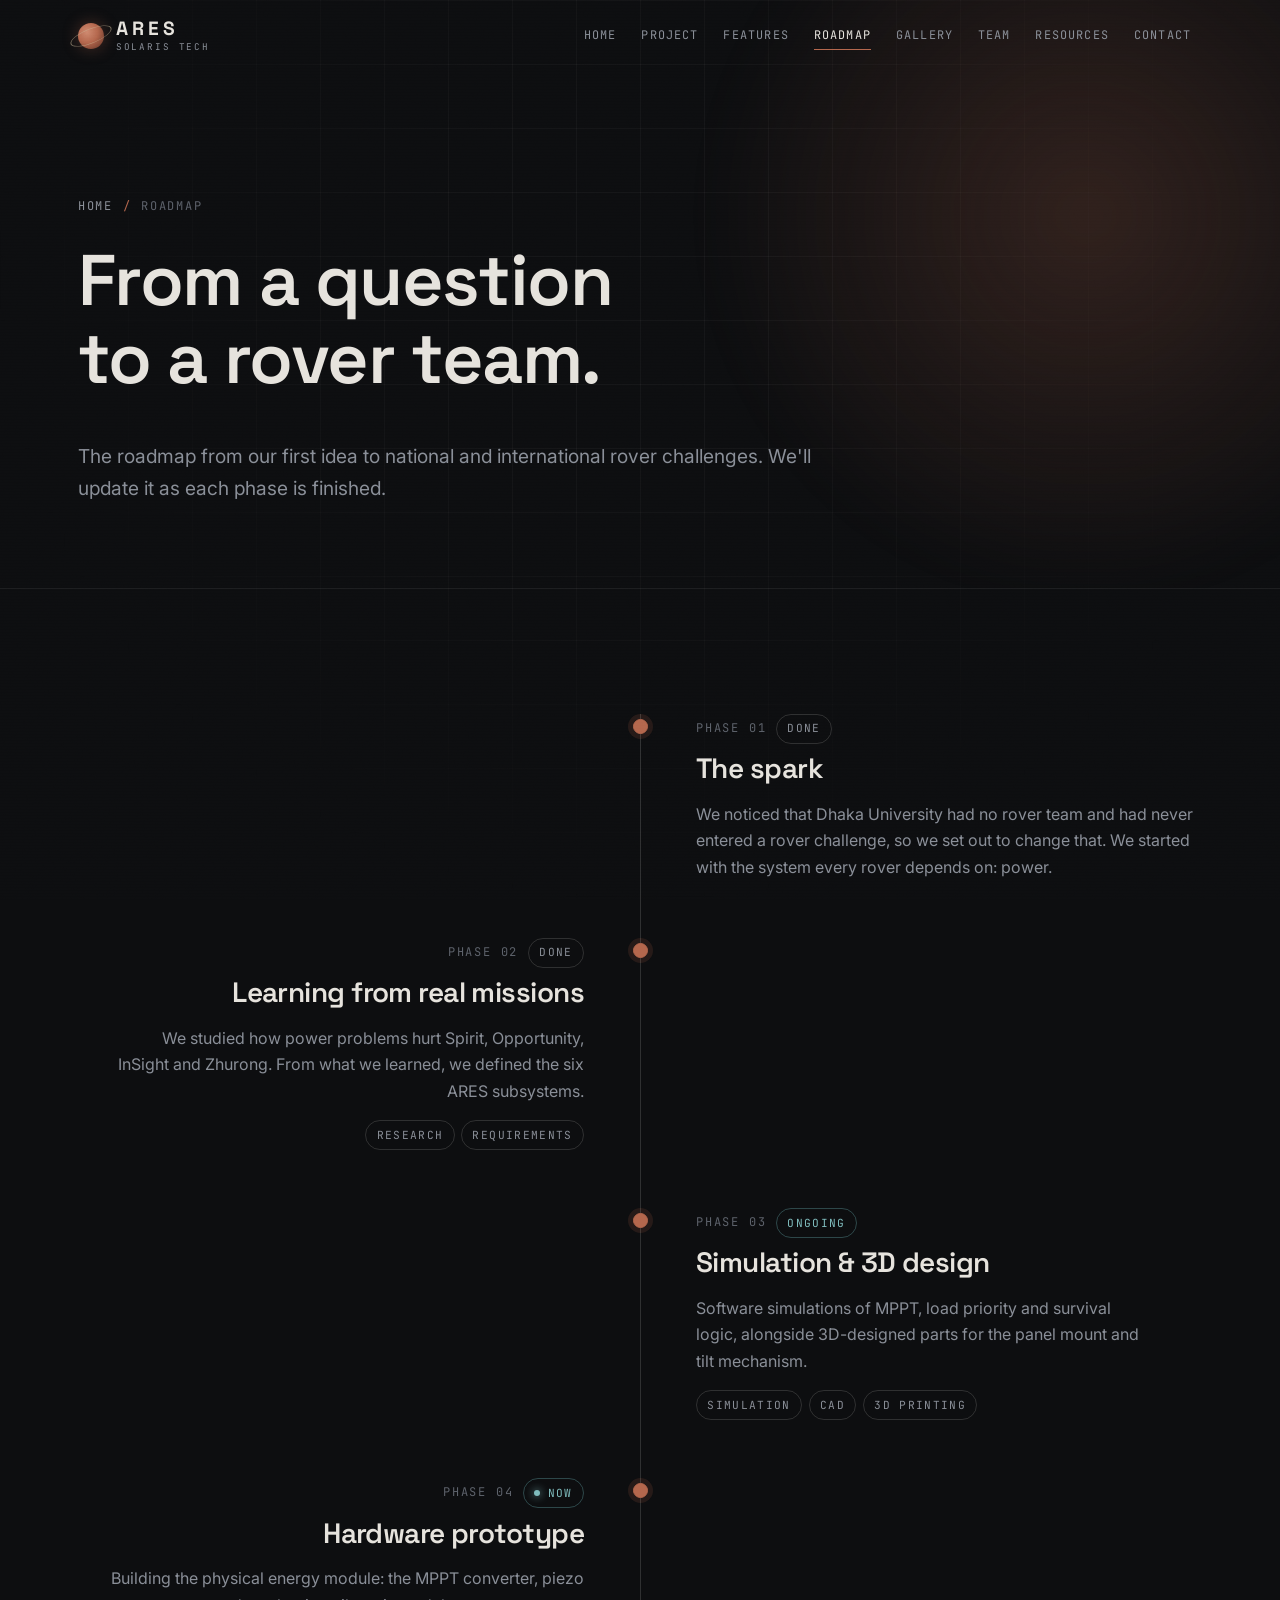
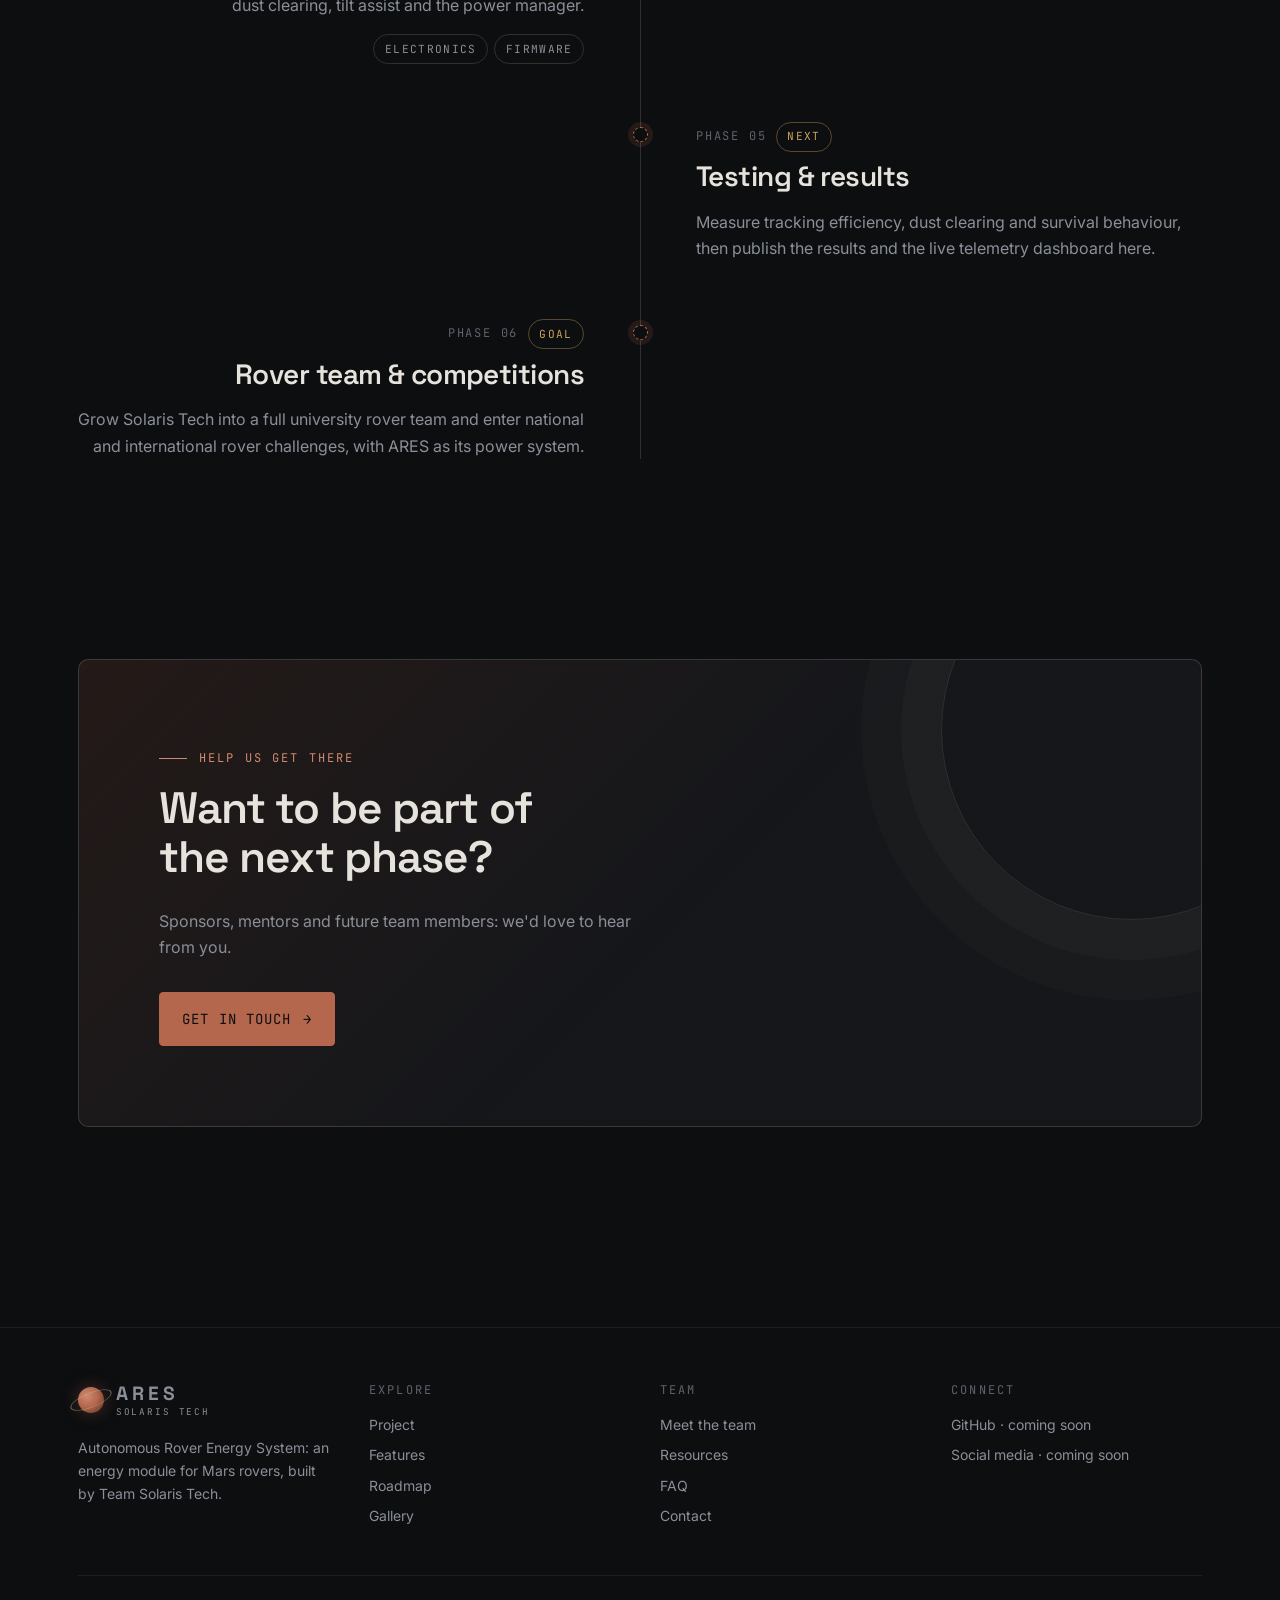
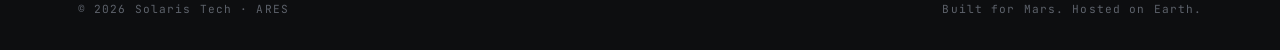
<file: roadmap.html>
<!DOCTYPE html>
<html lang="en" class="no-js">
<head>
  <meta charset="utf-8">
  <meta name="viewport" content="width=device-width, initial-scale=1">
  <title>Roadmap · ARES | Solaris Tech</title>
  <meta name="description" content="The ARES journey: from first idea to prototype, testing, and national and international rover competitions.">
  <meta name="theme-color" content="#0d0e10">
  <link rel="icon" href="assets/img/favicon.svg" type="image/svg+xml">
  <link rel="preconnect" href="https://fonts.googleapis.com">
  <link rel="preconnect" href="https://fonts.gstatic.com" crossorigin>
  <link rel="stylesheet" href="https://fonts.googleapis.com/css2?family=Inter:wght@400;500;600&family=JetBrains+Mono:wght@300;400;500&family=Space+Grotesk:wght@400;500;600;700&display=swap">
  <link rel="stylesheet" href="css/style.css">
  <script>document.documentElement.classList.replace("no-js", "js");</script>
  <script src="js/main.js" defer></script>
  <!-- TODO (analytics): paste your GoatCounter script tag here. See README.md -->
</head>
<body>
  <a class="skip-link" href="#main">Skip to content</a>

  <!-- ===== HEADER (same on every page; update all files if you change it) ===== -->
  <header class="site-header">
    <div class="container header-inner">
      <a class="brand" href="index.html" aria-label="ARES home">
        <span class="brand-mark" aria-hidden="true"></span>
        <span class="brand-text">ARES<small>Solaris Tech</small></span>
      </a>
      <button class="nav-toggle" aria-expanded="false" aria-controls="site-nav">
        <span class="sr-only">Menu</span><span class="nav-toggle-bar" aria-hidden="true"></span>
      </button>
      <nav id="site-nav" class="site-nav" aria-label="Main">
        <ul>
          <li><a href="index.html" data-index="01">Home</a></li>
          <li><a href="project.html" data-index="02">Project</a></li>
          <li><a href="features.html" data-index="03">Features</a></li>
          <li><a href="roadmap.html" data-index="04" aria-current="page">Roadmap</a></li>
          <li><a href="gallery.html" data-index="05">Gallery</a></li>
          <li><a href="team.html" data-index="06">Team</a></li>
          <li><a href="resources.html" data-index="07">Resources</a></li>
          <li><a href="contact.html" data-index="08">Contact</a></li>
        </ul>
      </nav>
    </div>
  </header>

  <main id="main">
    <section class="page-hero">
      <div class="container">
        <nav class="breadcrumb reveal" aria-label="Breadcrumb"><a href="index.html">Home</a><span aria-hidden="true">/</span><span>Roadmap</span></nav>
        <h1 class="reveal" style="--d:1">From a question to a rover team.</h1>
        <p class="lead reveal" style="--d:2">The roadmap from our first idea to national and international rover challenges. We'll update it as each phase is finished.</p>
      </div>
    </section>

    <section class="section">
      <div class="container">
        <!-- Status classes: (none) = done · is-current = happening now · is-future = planned -->
        <ol class="timeline" aria-label="Project timeline">

          <li class="timeline-item">
            <span class="timeline-node" aria-hidden="true"></span>
            <div class="timeline-phase">Phase 01 <span class="tag">Done</span></div>
            <h3>The spark</h3>
            <p>We noticed that Dhaka University had no rover team and had never entered a rover challenge, so we set out to change that. We started with the system every rover depends on: power.</p>
          </li>

          <li class="timeline-item">
            <span class="timeline-node" aria-hidden="true"></span>
            <div class="timeline-phase">Phase 02 <span class="tag">Done</span></div>
            <h3>Learning from real missions</h3>
            <p>We studied how power problems hurt Spirit, Opportunity, InSight and Zhurong. From what we learned, we defined the six ARES subsystems.</p>
            <div class="tag-list"><span class="tag">Research</span><span class="tag">Requirements</span></div>
          </li>

          <li class="timeline-item">
            <span class="timeline-node" aria-hidden="true"></span>
            <div class="timeline-phase">Phase 03 <span class="tag tag--live">Ongoing</span></div>
            <h3>Simulation &amp; 3D design</h3>
            <p>Software simulations of MPPT, load priority and survival logic, alongside 3D-designed parts for the panel mount and tilt mechanism.</p>
            <div class="tag-list"><span class="tag">Simulation</span><span class="tag">CAD</span><span class="tag">3D printing</span></div>
          </li>

          <li class="timeline-item is-current">
            <span class="timeline-node" aria-hidden="true"></span>
            <div class="timeline-phase">Phase 04 <span class="tag tag--live"><span class="dot"></span>Now</span></div>
            <h3>Hardware prototype</h3>
            <p>Building the physical energy module: the MPPT converter, piezo dust clearing, tilt assist and the power manager.</p>
            <div class="tag-list"><span class="tag">Electronics</span><span class="tag">Firmware</span></div>
          </li>

          <li class="timeline-item is-future">
            <span class="timeline-node" aria-hidden="true"></span>
            <div class="timeline-phase">Phase 05 <span class="tag tag--soon">Next</span></div>
            <h3>Testing &amp; results</h3>
            <p>Measure tracking efficiency, dust clearing and survival behaviour, then publish the results and the live telemetry dashboard here.</p>
          </li>

          <li class="timeline-item is-future">
            <span class="timeline-node" aria-hidden="true"></span>
            <div class="timeline-phase">Phase 06 <span class="tag tag--soon">Goal</span></div>
            <h3>Rover team &amp; competitions</h3>
            <p>Grow Solaris Tech into a full university rover team and enter national and international rover challenges, with ARES as its power system.</p>
          </li>
        </ol>
      </div>
    </section>

    <section class="section--tight">
      <div class="container">
        <div class="cta reveal reveal--scale">
          <span class="eyebrow">Help us get there</span>
          <h2>Want to be part of the next phase?</h2>
          <p>Sponsors, mentors and future team members: we'd love to hear from you.</p>
          <a class="btn btn--primary" href="contact.html">Get in touch <span class="arrow" aria-hidden="true">→</span></a>
        </div>
      </div>
    </section>
  </main>

  <!-- ===== FOOTER (same on every page) ===== -->
  <footer class="site-footer">
    <div class="container">
      <div class="footer-grid">
        <div class="footer-brand">
          <a class="brand" href="index.html" aria-label="ARES home">
            <span class="brand-mark" aria-hidden="true"></span>
            <span class="brand-text">ARES<small>Solaris Tech</small></span>
          </a>
          <p>Autonomous Rover Energy System: an energy module for Mars rovers, built by Team Solaris Tech.</p>
        </div>
        <div>
          <h4>Explore</h4>
          <ul>
            <li><a href="project.html">Project</a></li>
            <li><a href="features.html">Features</a></li>
            <li><a href="roadmap.html">Roadmap</a></li>
            <li><a href="gallery.html">Gallery</a></li>
          </ul>
        </div>
        <div>
          <h4>Team</h4>
          <ul>
            <li><a href="team.html">Meet the team</a></li>
            <li><a href="resources.html">Resources</a></li>
            <li><a href="resources.html#faq">FAQ</a></li>
            <li><a href="contact.html">Contact</a></li>
          </ul>
        </div>
        <div>
          <h4>Connect</h4>
          <ul>
            <!-- TODO: replace with real links, e.g. <li><a href="https://github.com/..." target="_blank" rel="noopener">GitHub</a></li> -->
            <li><span class="muted">GitHub · coming soon</span></li>
            <li><span class="muted">Social media · coming soon</span></li>
          </ul>
        </div>
      </div>
      <div class="footer-bottom">
        <span>© <span data-year>2026</span> Solaris Tech · ARES</span>
        <span>Built for Mars. Hosted on Earth.</span>
      </div>
    </div>
  </footer>
</body>
</html>
</file>
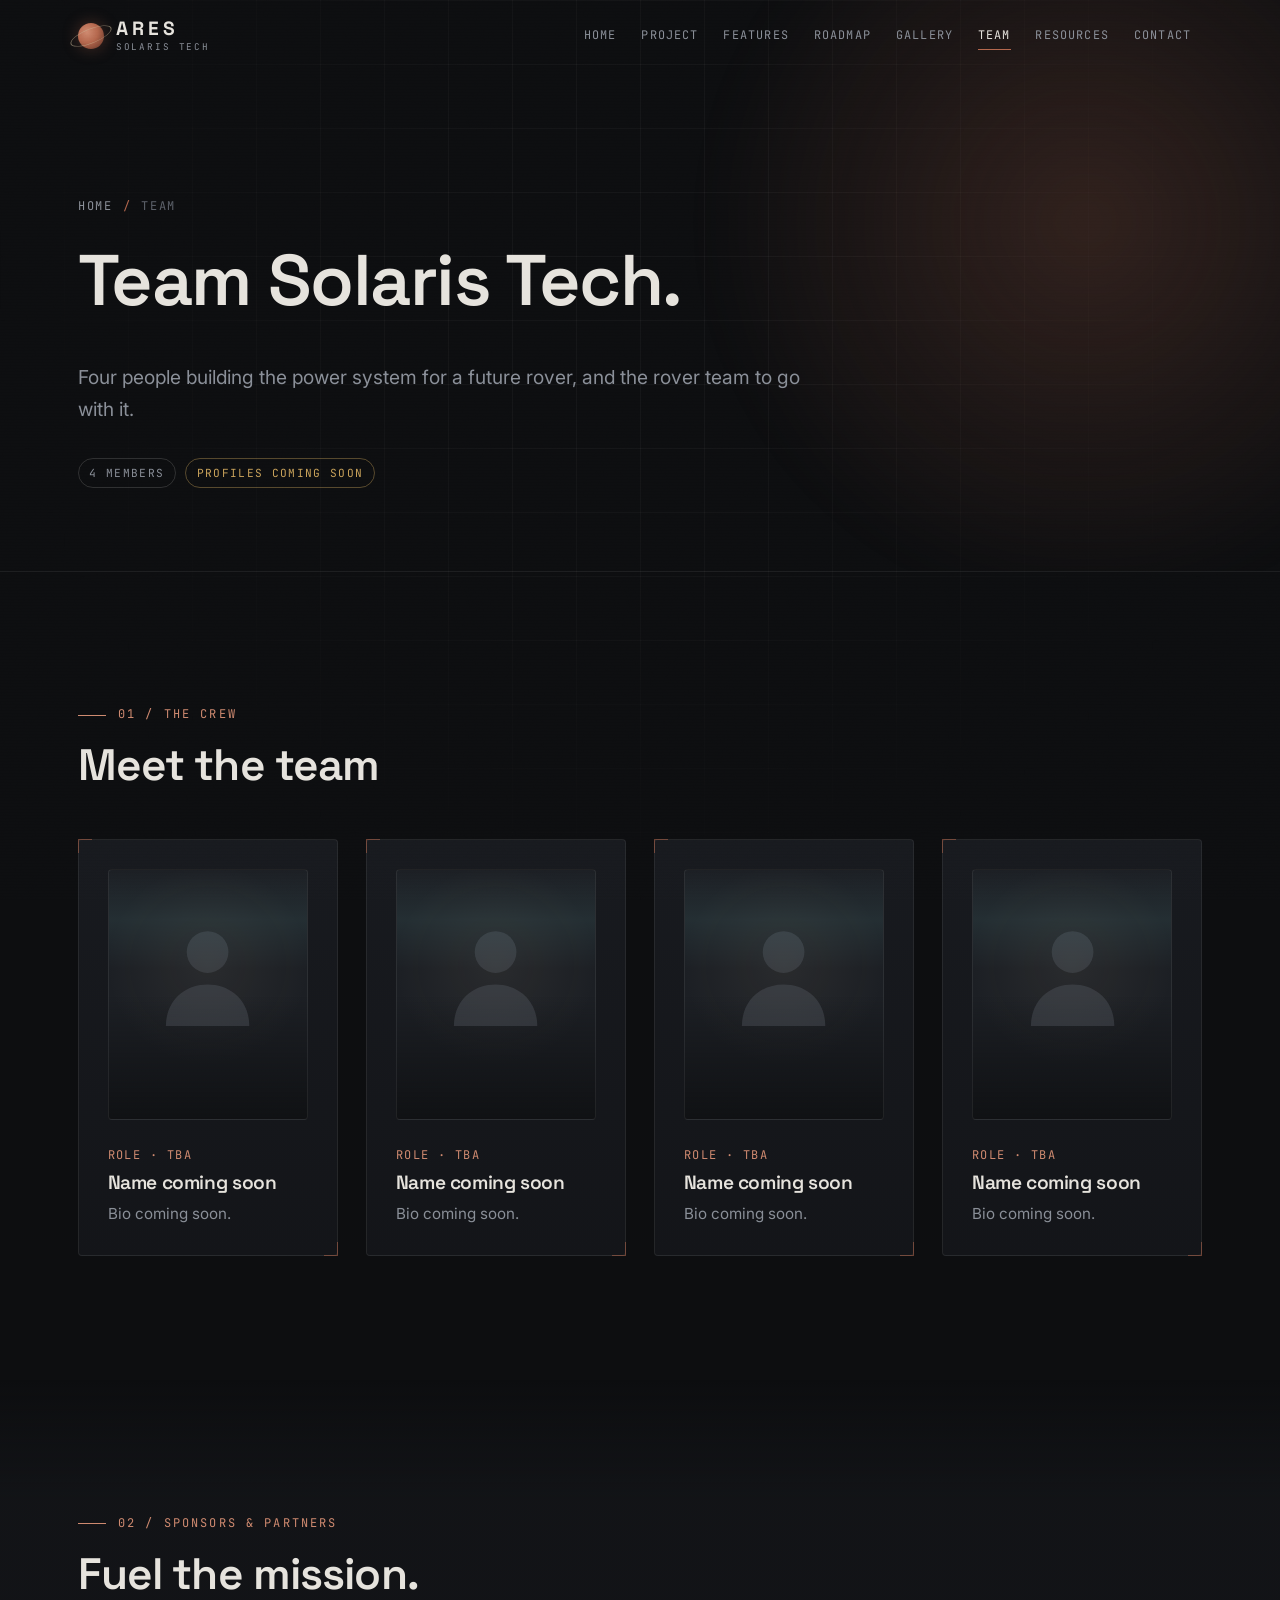
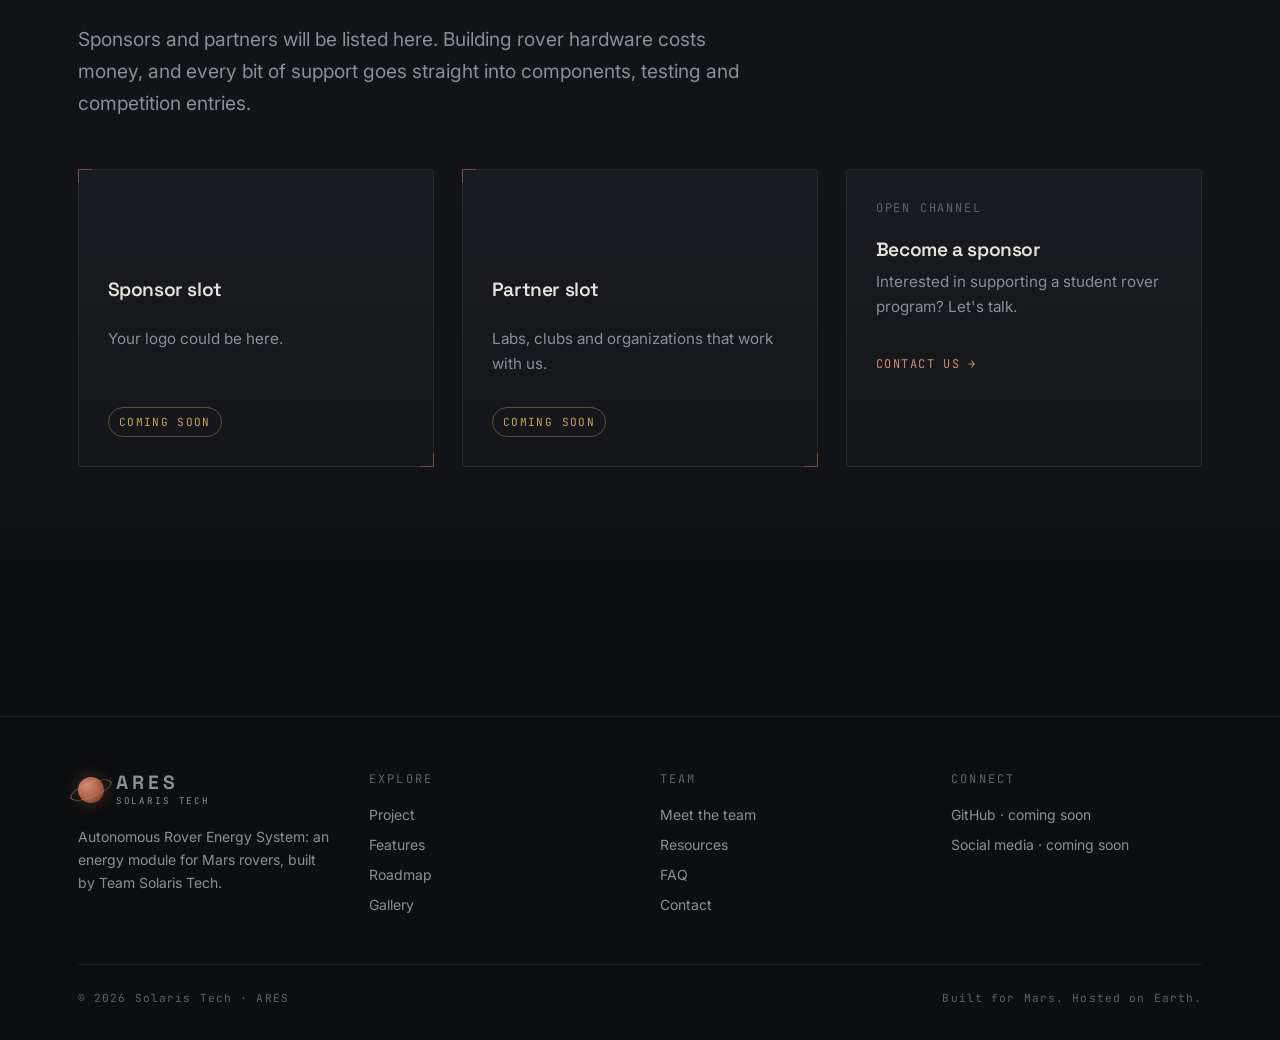
<file: team.html>
<!DOCTYPE html>
<html lang="en" class="no-js">
<head>
  <meta charset="utf-8">
  <meta name="viewport" content="width=device-width, initial-scale=1">
  <title>Team · ARES | Solaris Tech</title>
  <meta name="description" content="Meet Team Solaris Tech, the four people building the ARES rover energy system.">
  <meta name="theme-color" content="#0d0e10">
  <link rel="icon" href="assets/img/favicon.svg" type="image/svg+xml">
  <link rel="preconnect" href="https://fonts.googleapis.com">
  <link rel="preconnect" href="https://fonts.gstatic.com" crossorigin>
  <link rel="stylesheet" href="https://fonts.googleapis.com/css2?family=Inter:wght@400;500;600&family=JetBrains+Mono:wght@300;400;500&family=Space+Grotesk:wght@400;500;600;700&display=swap">
  <link rel="stylesheet" href="css/style.css">
  <script>document.documentElement.classList.replace("no-js", "js");</script>
  <script src="js/main.js" defer></script>
  <!-- TODO (analytics): paste your GoatCounter script tag here. See README.md -->
</head>
<body>
  <a class="skip-link" href="#main">Skip to content</a>

  <!-- ===== HEADER (same on every page; update all files if you change it) ===== -->
  <header class="site-header">
    <div class="container header-inner">
      <a class="brand" href="index.html" aria-label="ARES home">
        <span class="brand-mark" aria-hidden="true"></span>
        <span class="brand-text">ARES<small>Solaris Tech</small></span>
      </a>
      <button class="nav-toggle" aria-expanded="false" aria-controls="site-nav">
        <span class="sr-only">Menu</span><span class="nav-toggle-bar" aria-hidden="true"></span>
      </button>
      <nav id="site-nav" class="site-nav" aria-label="Main">
        <ul>
          <li><a href="index.html" data-index="01">Home</a></li>
          <li><a href="project.html" data-index="02">Project</a></li>
          <li><a href="features.html" data-index="03">Features</a></li>
          <li><a href="roadmap.html" data-index="04">Roadmap</a></li>
          <li><a href="gallery.html" data-index="05">Gallery</a></li>
          <li><a href="team.html" data-index="06" aria-current="page">Team</a></li>
          <li><a href="resources.html" data-index="07">Resources</a></li>
          <li><a href="contact.html" data-index="08">Contact</a></li>
        </ul>
      </nav>
    </div>
  </header>

  <main id="main">
    <section class="page-hero">
      <div class="container">
        <nav class="breadcrumb reveal" aria-label="Breadcrumb"><a href="index.html">Home</a><span aria-hidden="true">/</span><span>Team</span></nav>
        <h1 class="reveal" style="--d:1">Team Solaris Tech.</h1>
        <p class="lead reveal" style="--d:2">Four people building the power system for a future rover, and the rover team to go with it.</p>
        <div class="page-hero-meta reveal" style="--d:3"><span class="tag">4 members</span><span class="tag tag--soon">Profiles coming soon</span></div>
      </div>
    </section>

    <section class="section" aria-labelledby="crew-title">
      <div class="container">
        <div class="section-head reveal">
          <span class="eyebrow">01 / The crew</span>
          <h2 id="crew-title">Meet the team</h2>
        </div>

        <!--
          HOW TO FILL IN A MEMBER
          - Photo: put it in assets/img/team/ and replace the <svg class="silhouette">…</svg>
            with <img src="assets/img/team/name.jpg" alt="Full name" loading="lazy">
          - Replace "Name coming soon", the role and the bio text.
          - Optional links: add <a href="https://…" target="_blank" rel="noopener">LinkedIn</a>
        -->
        <div class="grid grid-4">
          <article class="card member reveal" style="--d:0">
            <div class="member-photo"><svg class="silhouette" viewBox="0 0 24 24" fill="currentColor" aria-hidden="true"><circle cx="12" cy="8" r="4.5"/><path d="M3 24c0-5.5 4-9 9-9s9 3.5 9 9z"/></svg><span class="scan" aria-hidden="true"></span></div>
            <span class="member-role">Role · TBA</span>
            <h3>Name coming soon</h3>
            <p>Bio coming soon.</p>
          </article>
          <article class="card member reveal" style="--d:1">
            <div class="member-photo"><svg class="silhouette" viewBox="0 0 24 24" fill="currentColor" aria-hidden="true"><circle cx="12" cy="8" r="4.5"/><path d="M3 24c0-5.5 4-9 9-9s9 3.5 9 9z"/></svg><span class="scan" aria-hidden="true"></span></div>
            <span class="member-role">Role · TBA</span>
            <h3>Name coming soon</h3>
            <p>Bio coming soon.</p>
          </article>
          <article class="card member reveal" style="--d:2">
            <div class="member-photo"><svg class="silhouette" viewBox="0 0 24 24" fill="currentColor" aria-hidden="true"><circle cx="12" cy="8" r="4.5"/><path d="M3 24c0-5.5 4-9 9-9s9 3.5 9 9z"/></svg><span class="scan" aria-hidden="true"></span></div>
            <span class="member-role">Role · TBA</span>
            <h3>Name coming soon</h3>
            <p>Bio coming soon.</p>
          </article>
          <article class="card member reveal" style="--d:3">
            <div class="member-photo"><svg class="silhouette" viewBox="0 0 24 24" fill="currentColor" aria-hidden="true"><circle cx="12" cy="8" r="4.5"/><path d="M3 24c0-5.5 4-9 9-9s9 3.5 9 9z"/></svg><span class="scan" aria-hidden="true"></span></div>
            <span class="member-role">Role · TBA</span>
            <h3>Name coming soon</h3>
            <p>Bio coming soon.</p>
          </article>
        </div>
      </div>
    </section>

    <section class="section section--alt" aria-labelledby="sponsors-title">
      <div class="container">
        <div class="section-head reveal">
          <span class="eyebrow">02 / Sponsors &amp; partners</span>
          <h2 id="sponsors-title">Fuel the mission.</h2>
          <p>Sponsors and partners will be listed here. Building rover hardware costs money, and every bit of support goes straight into components, testing and competition entries.</p>
        </div>
        <div class="grid grid-3">
          <div class="card soon reveal" style="--d:0">
            <div class="soon-visual" aria-hidden="true"><span style="--i:0"></span><span style="--i:1"></span><span style="--i:2"></span><span style="--i:3"></span><span style="--i:4"></span><span style="--i:5"></span><span style="--i:6"></span><span style="--i:7"></span></div>
            <h3>Sponsor slot</h3>
            <p>Your logo could be here.</p>
            <span class="tag tag--soon">Coming soon</span>
          </div>
          <div class="card soon reveal" style="--d:1">
            <div class="soon-visual" aria-hidden="true"><span style="--i:3"></span><span style="--i:5"></span><span style="--i:1"></span><span style="--i:6"></span><span style="--i:0"></span><span style="--i:4"></span><span style="--i:2"></span><span style="--i:7"></span></div>
            <h3>Partner slot</h3>
            <p>Labs, clubs and organizations that work with us.</p>
            <span class="tag tag--soon">Coming soon</span>
          </div>
          <a class="card card--glow soon reveal" style="--d:2" href="contact.html">
            <span class="card-index">OPEN CHANNEL</span>
            <h3>Become a sponsor</h3>
            <p>Interested in supporting a student rover program? Let's talk.</p>
            <span class="card-link">Contact us <span class="arrow" aria-hidden="true">→</span></span>
          </a>
        </div>
      </div>
    </section>
  </main>

  <!-- ===== FOOTER (same on every page) ===== -->
  <footer class="site-footer">
    <div class="container">
      <div class="footer-grid">
        <div class="footer-brand">
          <a class="brand" href="index.html" aria-label="ARES home">
            <span class="brand-mark" aria-hidden="true"></span>
            <span class="brand-text">ARES<small>Solaris Tech</small></span>
          </a>
          <p>Autonomous Rover Energy System: an energy module for Mars rovers, built by Team Solaris Tech.</p>
        </div>
        <div>
          <h4>Explore</h4>
          <ul>
            <li><a href="project.html">Project</a></li>
            <li><a href="features.html">Features</a></li>
            <li><a href="roadmap.html">Roadmap</a></li>
            <li><a href="gallery.html">Gallery</a></li>
          </ul>
        </div>
        <div>
          <h4>Team</h4>
          <ul>
            <li><a href="team.html">Meet the team</a></li>
            <li><a href="resources.html">Resources</a></li>
            <li><a href="resources.html#faq">FAQ</a></li>
            <li><a href="contact.html">Contact</a></li>
          </ul>
        </div>
        <div>
          <h4>Connect</h4>
          <ul>
            <!-- TODO: replace with real links, e.g. <li><a href="https://github.com/..." target="_blank" rel="noopener">GitHub</a></li> -->
            <li><span class="muted">GitHub · coming soon</span></li>
            <li><span class="muted">Social media · coming soon</span></li>
          </ul>
        </div>
      </div>
      <div class="footer-bottom">
        <span>© <span data-year>2026</span> Solaris Tech · ARES</span>
        <span>Built for Mars. Hosted on Earth.</span>
      </div>
    </div>
  </footer>
</body>
</html>
</file>
<file: css/style.css>
/* =========================================================
   ARES — Autonomous Rover Energy System
   Team Solaris Tech · main stylesheet
   ---------------------------------------------------------
   1. Design tokens        6. Cards & panels
   2. Base / reset         7. Page-specific blocks
   3. Layout helpers       8. Animations & reveals
   4. Header & nav         9. Page transitions
   5. Hero & page hero    10. Reduced motion
   ========================================================= */

/* ---------- 1. Design tokens ---------- */
:root {
  /* Colors: muted, dark, Mars-inspired */
  --bg: #0d0e10;
  --bg-2: #111316;
  --surface: #16181c;
  --surface-2: #1c1f24;
  --line: rgba(230, 227, 221, 0.08);
  --line-strong: rgba(230, 227, 221, 0.16);

  --text: #e6e3dd;
  --text-muted: #8a8f98;
  --text-dim: #5d626b;

  --rust: #b4674d;          /* primary accent */
  --rust-light: #cf8a70;    /* accent for small text (better contrast) */
  --sand: #c9b89a;          /* secondary accent */
  --teal: #5f9ea0;          /* data / telemetry */
  --teal-light: #7fbcbd;
  --warn: #c9a25a;
  --danger: #b35a5a;

  --glow-rust: rgba(180, 103, 77, 0.35);
  --glow-teal: rgba(95, 158, 160, 0.3);

  /* Type */
  --font-head: "Space Grotesk", "Segoe UI", system-ui, sans-serif;
  --font-body: "Inter", "Segoe UI", system-ui, sans-serif;
  --font-mono: "JetBrains Mono", ui-monospace, "Cascadia Code", Consolas, monospace;

  --fs-xs: 0.75rem;
  --fs-sm: 0.875rem;
  --fs-base: 1rem;
  --fs-lg: clamp(1.05rem, 0.98rem + 0.3vw, 1.2rem);
  --fs-xl: clamp(1.35rem, 1.15rem + 0.8vw, 1.75rem);
  --fs-2xl: clamp(1.75rem, 1.35rem + 1.8vw, 2.75rem);
  --fs-3xl: clamp(2.4rem, 1.6rem + 3.6vw, 4.5rem);
  --fs-hero: clamp(3.5rem, 1.8rem + 9vw, 9.5rem);

  /* Spacing & shape */
  --container: 1200px;
  --gutter: clamp(1.1rem, 0.6rem + 2.2vw, 2.5rem);
  --section-y: clamp(4.5rem, 3rem + 6vw, 8.5rem);
  --radius: 4px;
  --radius-lg: 10px;
  --header-h: 72px;

  --ease-out: cubic-bezier(0.16, 1, 0.3, 1);
  --ease-in-out: cubic-bezier(0.65, 0, 0.35, 1);
}

/* ---------- 2. Base / reset ---------- */
*,
*::before,
*::after { box-sizing: border-box; }

html {
  -webkit-text-size-adjust: 100%;
  scroll-behavior: smooth;
  scroll-padding-top: calc(var(--header-h) + 1rem);
}

body {
  margin: 0;
  min-height: 100vh;
  background-color: var(--bg);
  color: var(--text);
  font-family: var(--font-body);
  font-size: var(--fs-base);
  line-height: 1.65;
  -webkit-font-smoothing: antialiased;
  overflow-x: hidden;
}

/* Background: faint blueprint grid + vignette */
body::before {
  content: "";
  position: fixed;
  inset: 0;
  z-index: -2;
  background-image:
    linear-gradient(var(--line) 1px, transparent 1px),
    linear-gradient(90deg, var(--line) 1px, transparent 1px);
  background-size: 64px 64px;
  mask-image: radial-gradient(ellipse at 50% 30%, #000 20%, transparent 75%);
  -webkit-mask-image: radial-gradient(ellipse at 50% 30%, #000 20%, transparent 75%);
  opacity: 0.55;
  pointer-events: none;
}

/* Film grain + scanlines for the retro-futuristic feel */
body::after {
  content: "";
  position: fixed;
  inset: 0;
  z-index: 100;
  pointer-events: none;
  background-image:
    repeating-linear-gradient(0deg, rgba(0, 0, 0, 0.18) 0 1px, transparent 1px 3px),
    url("data:image/svg+xml,%3Csvg xmlns='http://www.w3.org/2000/svg' width='160' height='160'%3E%3Cfilter id='n'%3E%3CfeTurbulence type='fractalNoise' baseFrequency='0.85' numOctaves='2' stitchTiles='stitch'/%3E%3C/filter%3E%3Crect width='100%25' height='100%25' filter='url(%23n)' opacity='0.5'/%3E%3C/svg%3E");
  opacity: 0.07;
  mix-blend-mode: overlay;
}

img, svg, canvas, video { display: block; max-width: 100%; }
img { height: auto; }

h1, h2, h3, h4 {
  font-family: var(--font-head);
  font-weight: 600;
  line-height: 1.1;
  letter-spacing: -0.02em;
  margin: 0 0 0.6em;
  text-wrap: balance;
}
h1 { font-size: var(--fs-3xl); }
h2 { font-size: var(--fs-2xl); }
h3 { font-size: var(--fs-xl); }
h4 { font-size: var(--fs-lg); }

p { margin: 0 0 1em; text-wrap: pretty; }
p:last-child { margin-bottom: 0; }

a { color: var(--rust-light); text-decoration: none; transition: color 0.2s; }
a:hover { color: var(--sand); }

ul { padding-left: 1.2em; }

strong { color: var(--text); font-weight: 600; }

::selection { background: var(--rust); color: var(--bg); }

:focus-visible {
  outline: 2px solid var(--teal-light);
  outline-offset: 3px;
  border-radius: 2px;
}

.sr-only {
  position: absolute !important;
  width: 1px; height: 1px;
  padding: 0; margin: -1px;
  overflow: hidden; clip: rect(0, 0, 0, 0);
  white-space: nowrap; border: 0;
}

.skip-link {
  position: absolute;
  left: 1rem; top: -100px;
  z-index: 200;
  padding: 0.6rem 1rem;
  background: var(--rust);
  color: var(--bg);
  font-family: var(--font-mono);
  font-size: var(--fs-sm);
}
.skip-link:focus { top: 1rem; color: var(--bg); }

/* ---------- 3. Layout helpers ---------- */
.container {
  width: 100%;
  max-width: var(--container);
  margin-inline: auto;
  padding-inline: var(--gutter);
}

.section { padding-block: var(--section-y); position: relative; }
.section--tight { padding-block: calc(var(--section-y) * 0.6); }
.section--alt {
  background: linear-gradient(180deg, transparent, rgba(22, 24, 28, 0.6) 15%, rgba(22, 24, 28, 0.6) 85%, transparent);
}

.grid { display: grid; gap: clamp(1rem, 0.6rem + 1.5vw, 1.75rem); }
.grid-2 { grid-template-columns: repeat(auto-fit, minmax(min(100%, 420px), 1fr)); }
.grid-3 { grid-template-columns: repeat(auto-fit, minmax(min(100%, 280px), 1fr)); }
.grid-4 { grid-template-columns: repeat(auto-fit, minmax(min(100%, 230px), 1fr)); }

.split {
  display: grid;
  gap: clamp(2rem, 1rem + 4vw, 5rem);
  align-items: center;
}
@media (min-width: 900px) {
  .split { grid-template-columns: 1fr 1fr; }
  .split--wide-left { grid-template-columns: 1.2fr 0.8fr; }
}

.stack > * + * { margin-top: 1rem; }
.center { text-align: center; }
.mt-lg { margin-top: clamp(2rem, 1.5rem + 2vw, 3.5rem); }

/* Section heading: mono index label + title */
.section-head { max-width: 720px; margin-bottom: clamp(2rem, 1.5rem + 2vw, 3.5rem); }
.section-head.center { margin-inline: auto; }
.section-head p { color: var(--text-muted); font-size: var(--fs-lg); }

.eyebrow {
  display: inline-flex;
  align-items: center;
  gap: 0.75rem;
  margin-bottom: 1rem;
  font-family: var(--font-mono);
  font-size: var(--fs-xs);
  letter-spacing: 0.18em;
  text-transform: uppercase;
  color: var(--rust-light);
}
.eyebrow::before {
  content: "";
  width: 28px;
  height: 1px;
  background: currentColor;
}
.section-head.center .eyebrow::after {
  content: "";
  width: 28px;
  height: 1px;
  background: currentColor;
}

.mono { font-family: var(--font-mono); }
.muted { color: var(--text-muted); }
.lead { font-size: var(--fs-lg); color: var(--text-muted); max-width: 62ch; }

/* Retro mission stripes (rust / sand / teal) */
.stripes {
  display: flex;
  flex-direction: column;
  gap: 3px;
  width: 64px;
}
.stripes span { display: block; height: 3px; border-radius: 2px; }
.stripes span:nth-child(1) { background: var(--rust); }
.stripes span:nth-child(2) { background: var(--sand); width: 78%; }
.stripes span:nth-child(3) { background: var(--teal); width: 56%; }

/* Buttons */
.btn {
  --btn-bg: transparent;
  position: relative;
  display: inline-flex;
  align-items: center;
  gap: 0.7rem;
  padding: 0.9rem 1.4rem;
  font-family: var(--font-mono);
  font-size: var(--fs-sm);
  letter-spacing: 0.08em;
  text-transform: uppercase;
  color: var(--text);
  background: var(--btn-bg);
  border: 1px solid var(--line-strong);
  border-radius: var(--radius);
  cursor: pointer;
  overflow: hidden;
  isolation: isolate;
  transition: color 0.3s var(--ease-out), border-color 0.3s, box-shadow 0.3s;
}
.btn::before {
  content: "";
  position: absolute;
  inset: 0;
  z-index: -1;
  background: var(--rust);
  transform: scaleX(0);
  transform-origin: right;
  transition: transform 0.45s var(--ease-out);
}
.btn:hover { color: var(--bg); border-color: var(--rust); box-shadow: 0 0 28px var(--glow-rust); }
.btn:hover::before { transform: scaleX(1); transform-origin: left; }
.btn .arrow { transition: transform 0.3s var(--ease-out); }
.btn:hover .arrow { transform: translateX(4px); }

.btn--primary { --btn-bg: var(--rust); color: var(--bg); border-color: var(--rust); }
.btn--primary::before { background: var(--sand); }
.btn--primary:hover { border-color: var(--sand); box-shadow: 0 0 32px rgba(201, 184, 154, 0.3); }

.btn-row { display: flex; flex-wrap: wrap; gap: 0.9rem; }

/* Tags / badges */
.tag {
  display: inline-flex;
  align-items: center;
  gap: 0.45rem;
  padding: 0.3rem 0.65rem;
  font-family: var(--font-mono);
  font-size: 0.7rem;
  letter-spacing: 0.12em;
  text-transform: uppercase;
  color: var(--text-muted);
  border: 1px solid var(--line-strong);
  border-radius: 999px;
}
.tag--live { color: var(--teal-light); border-color: rgba(95, 158, 160, 0.4); }
.tag--soon { color: var(--warn); border-color: rgba(201, 162, 90, 0.4); }
.dot {
  width: 6px; height: 6px;
  border-radius: 50%;
  background: currentColor;
  box-shadow: 0 0 8px currentColor;
  animation: blink 1.6s steps(2, start) infinite;
}

/* ---------- 4. Header & nav ---------- */
.site-header {
  position: fixed;
  inset: 0 0 auto;
  z-index: 50;
  height: var(--header-h);
  display: flex;
  align-items: center;
  view-transition-name: site-header;
}
/* Blur lives on a pseudo-element: a backdrop-filter on the header itself
   would trap the fixed mobile menu inside the header's box. */
.site-header::before {
  content: "";
  position: absolute;
  inset: 0;
  z-index: -1;
  background: rgba(13, 14, 16, 0.94);
  backdrop-filter: blur(14px) saturate(140%);
  -webkit-backdrop-filter: blur(14px) saturate(140%);
  border-bottom: 1px solid var(--line);
  opacity: 0;
  transition: opacity 0.4s;
}
.site-header.is-scrolled::before { opacity: 1; }

.header-inner {
  display: flex;
  align-items: center;
  justify-content: space-between;
  gap: 1.5rem;
}

.brand {
  position: relative;
  display: inline-flex;
  align-items: center;
  gap: 0.75rem;
  color: var(--text);
  z-index: 60;
}
.brand:hover { color: var(--text); }
.brand-mark {
  position: relative;
  width: 26px; height: 26px;
  border-radius: 50%;
  background: radial-gradient(circle at 35% 35%, var(--rust-light), var(--rust) 45%, #5a2f22 100%);
  box-shadow: 0 0 16px var(--glow-rust);
}
.brand-mark::after {
  content: "";
  position: absolute;
  inset: -6px -9px;
  border: 1px solid rgba(201, 184, 154, 0.55);
  border-radius: 50%;
  transform: rotate(-22deg) scaleY(0.38);
  animation: orbit-pulse 6s ease-in-out infinite;
}
.brand-text {
  display: flex;
  flex-direction: column;
  font-family: var(--font-head);
  font-weight: 700;
  font-size: 1.2rem;
  letter-spacing: 0.22em;
  line-height: 1;
}
.brand-text small {
  margin-top: 0.3rem;
  font-family: var(--font-mono);
  font-size: 0.58rem;
  font-weight: 400;
  letter-spacing: 0.2em;
  color: var(--text-muted);
  text-transform: uppercase;
}

.site-nav ul {
  display: flex;
  gap: 0.15rem;
  list-style: none;
  margin: 0;
  padding: 0;
}
.site-nav a {
  position: relative;
  display: block;
  padding: 0.5rem 0.7rem;
  font-family: var(--font-mono);
  font-size: 0.74rem;
  letter-spacing: 0.1em;
  text-transform: uppercase;
  color: var(--text-muted);
}
.site-nav a::after {
  content: "";
  position: absolute;
  left: 0.7rem; right: 0.7rem; bottom: 0.25rem;
  height: 1px;
  background: var(--rust);
  transform: scaleX(0);
  transform-origin: left;
  transition: transform 0.35s var(--ease-out);
}
.site-nav a:hover { color: var(--text); }
.site-nav a:hover::after,
.site-nav a[aria-current="page"]::after { transform: scaleX(1); }
.site-nav a[aria-current="page"] { color: var(--text); }

.nav-toggle {
  display: none;
  position: relative;
  z-index: 60;
  width: 44px; height: 44px;
  background: transparent;
  border: 1px solid var(--line-strong);
  border-radius: var(--radius);
  cursor: pointer;
}
.nav-toggle-bar,
.nav-toggle-bar::before,
.nav-toggle-bar::after {
  position: absolute;
  left: 50%;
  width: 18px; height: 1.5px;
  background: var(--text);
  transition: transform 0.35s var(--ease-out), opacity 0.2s;
}
.nav-toggle-bar { top: 50%; transform: translate(-50%, -50%); }
.nav-toggle-bar::before,
.nav-toggle-bar::after { content: ""; transform: translateX(-50%); }
.nav-toggle-bar::before { top: -6px; }
.nav-toggle-bar::after { top: 6px; }
.nav-toggle[aria-expanded="true"] .nav-toggle-bar { background: transparent; }
.nav-toggle[aria-expanded="true"] .nav-toggle-bar::before { transform: translate(-50%, 6px) rotate(45deg); }
.nav-toggle[aria-expanded="true"] .nav-toggle-bar::after { transform: translate(-50%, -6px) rotate(-45deg); }

@media (max-width: 1023px) {
  .nav-toggle { display: block; }
  .site-nav {
    position: fixed;
    inset: 0;
    z-index: 55;
    display: flex;
    align-items: center;
    padding: calc(var(--header-h) + 1rem) var(--gutter) 2rem;
    background: var(--bg);
    backdrop-filter: blur(16px);
    -webkit-backdrop-filter: blur(16px);
    clip-path: circle(0% at calc(100% - 44px) 36px);
    visibility: hidden;
    transition: clip-path 0.6s var(--ease-in-out), visibility 0s linear 0.6s;
  }
  .site-nav.is-open {
    clip-path: circle(150% at calc(100% - 44px) 36px);
    visibility: visible;
    transition: clip-path 0.7s var(--ease-in-out), visibility 0s;
  }
  .site-nav ul { flex-direction: column; gap: 0.25rem; width: 100%; }
  .site-nav li {
    opacity: 0;
    transform: translateY(16px);
    transition: opacity 0.4s, transform 0.5s var(--ease-out);
  }
  .site-nav.is-open li { opacity: 1; transform: none; }
  .site-nav.is-open li:nth-child(1) { transition-delay: 0.15s; }
  .site-nav.is-open li:nth-child(2) { transition-delay: 0.2s; }
  .site-nav.is-open li:nth-child(3) { transition-delay: 0.25s; }
  .site-nav.is-open li:nth-child(4) { transition-delay: 0.3s; }
  .site-nav.is-open li:nth-child(5) { transition-delay: 0.35s; }
  .site-nav.is-open li:nth-child(6) { transition-delay: 0.4s; }
  .site-nav.is-open li:nth-child(7) { transition-delay: 0.45s; }
  .site-nav.is-open li:nth-child(8) { transition-delay: 0.5s; }
  .site-nav a {
    padding: 0.65rem 0;
    font-family: var(--font-head);
    font-size: clamp(1.6rem, 1rem + 4vw, 2.4rem);
    letter-spacing: -0.01em;
    text-transform: none;
    border-bottom: 1px solid var(--line);
  }
  .site-nav a::before {
    content: attr(data-index);
    display: inline-block;
    width: 2.6rem;
    font-family: var(--font-mono);
    font-size: 0.75rem;
    color: var(--rust-light);
    vertical-align: middle;
  }
  .site-nav a::after { display: none; }
  body.nav-open { overflow: hidden; }
}

/* ---------- 5. Hero & page hero ---------- */
.hero {
  position: relative;
  min-height: 100vh;
  min-height: 100svh;
  display: flex;
  align-items: center;
  padding-top: var(--header-h);
  overflow: hidden;
  isolation: isolate;
}
.hero-canvas {
  position: absolute;
  inset: 0;
  z-index: -1;
  width: 100%;
  height: 100%;
}
.hero::after {
  content: "";
  position: absolute;
  inset: auto 0 0;
  height: 30%;
  z-index: -1;
  background: linear-gradient(180deg, transparent, var(--bg));
  pointer-events: none;
}
.hero-inner {
  display: grid;
  gap: 3rem;
  align-items: end;
  padding-block: 3rem 5rem;
}
@media (min-width: 1024px) {
  .hero-inner { grid-template-columns: 1fr 320px; }
}
.hero-title {
  margin: 0.2em 0 0.15em;
  font-size: var(--fs-hero);
  font-weight: 700;
  letter-spacing: 0.08em;
  line-height: 0.9;
  color: var(--text);
  text-shadow: 0 0 60px rgba(180, 103, 77, 0.35);
  perspective: 600px;
}
.hero-title .char {
  display: inline-block;
  opacity: 0;
  transform: translateY(40%) rotateX(-70deg);
  filter: blur(8px);
  animation: char-in 1.1s var(--ease-out) forwards;
  animation-delay: calc(0.25s + var(--i) * 0.09s);
}
.hero-sub {
  font-family: var(--font-head);
  font-size: var(--fs-xl);
  font-weight: 400;
  color: var(--sand);
  margin-bottom: 1rem;
}
.hero-text { max-width: 560px; color: var(--text-muted); font-size: var(--fs-lg); margin-bottom: 2rem; }

.hero-scroll {
  position: absolute;
  left: 50%;
  bottom: 1.5rem;
  transform: translateX(-50%);
  display: flex;
  flex-direction: column;
  align-items: center;
  gap: 0.5rem;
  font-family: var(--font-mono);
  font-size: 0.65rem;
  letter-spacing: 0.25em;
  color: var(--text-dim);
  text-transform: uppercase;
}
.hero-scroll::after {
  content: "";
  width: 1px;
  height: 36px;
  background: linear-gradient(var(--rust), transparent);
  animation: scroll-line 2s var(--ease-in-out) infinite;
  transform-origin: top;
}

/* HUD telemetry panel */
.hud {
  position: relative;
  padding: 1.1rem 1.2rem;
  font-family: var(--font-mono);
  font-size: var(--fs-xs);
  background: rgba(17, 19, 22, 0.6);
  border: 1px solid var(--line-strong);
  border-radius: var(--radius);
  backdrop-filter: blur(8px);
  -webkit-backdrop-filter: blur(8px);
}
.hud-head {
  display: flex;
  justify-content: space-between;
  align-items: center;
  padding-bottom: 0.75rem;
  margin-bottom: 0.75rem;
  border-bottom: 1px dashed var(--line-strong);
  letter-spacing: 0.15em;
  color: var(--text-muted);
}
.hud-row {
  display: flex;
  justify-content: space-between;
  gap: 1rem;
  padding: 0.3rem 0;
  letter-spacing: 0.08em;
}
.hud-row dt { color: var(--text-dim); }
.hud-row dd { margin: 0; color: var(--teal-light); font-variant-numeric: tabular-nums; }
.hud-bar {
  height: 4px;
  margin: 0.35rem 0 0.5rem;
  background: var(--surface-2);
  border-radius: 2px;
  overflow: hidden;
}
.hud-bar span {
  display: block;
  height: 100%;
  width: var(--v, 50%);
  background: linear-gradient(90deg, var(--teal), var(--teal-light));
  transition: width 0.8s var(--ease-out);
}

/* Inner-page hero */
.page-hero {
  position: relative;
  padding: calc(var(--header-h) + clamp(4rem, 3rem + 6vw, 8rem)) 0 clamp(3rem, 2rem + 4vw, 5.5rem);
  overflow: hidden;
  isolation: isolate;
  border-bottom: 1px solid var(--line);
}
.page-hero::before {
  /* slow drifting Mars glow */
  content: "";
  position: absolute;
  z-index: -1;
  width: min(900px, 120vw);
  aspect-ratio: 1;
  right: -20%;
  top: -40%;
  background: radial-gradient(circle, rgba(180, 103, 77, 0.22), transparent 60%);
  filter: blur(20px);
  animation: drift 18s ease-in-out infinite alternate;
}
.page-hero::after {
  /* horizon line sweep */
  content: "";
  position: absolute;
  left: 0; right: 0; bottom: -1px;
  height: 1px;
  background: linear-gradient(90deg, transparent, var(--rust), transparent);
  animation: sweep 5s var(--ease-in-out) infinite;
}
.page-hero h1 { max-width: 16ch; }
.page-hero .lead { margin-top: 1rem; }
.page-hero-meta {
  display: flex;
  flex-wrap: wrap;
  gap: 0.6rem;
  margin-top: 2rem;
}

.breadcrumb {
  display: flex;
  gap: 0.6rem;
  margin-bottom: 1.5rem;
  font-family: var(--font-mono);
  font-size: var(--fs-xs);
  letter-spacing: 0.15em;
  text-transform: uppercase;
  color: var(--text-dim);
}
.breadcrumb a { color: var(--text-muted); }
.breadcrumb span[aria-hidden] { color: var(--rust); }

/* ---------- 6. Cards & panels ---------- */
.card {
  position: relative;
  padding: clamp(1.4rem, 1rem + 1vw, 2rem);
  background: linear-gradient(180deg, rgba(28, 31, 36, 0.75), rgba(22, 24, 28, 0.75));
  border: 1px solid var(--line);
  border-radius: var(--radius);
  transition: border-color 0.4s, transform 0.5s var(--ease-out), box-shadow 0.5s;
}
/* HUD corner brackets */
.card::before,
.card::after {
  content: "";
  position: absolute;
  width: 14px; height: 14px;
  border-color: var(--rust);
  border-style: solid;
  opacity: 0.55;
  transition: opacity 0.3s, width 0.4s var(--ease-out), height 0.4s var(--ease-out);
}
.card::before { top: -1px; left: -1px; border-width: 1px 0 0 1px; }
.card::after { bottom: -1px; right: -1px; border-width: 0 1px 1px 0; }
.card:hover {
  border-color: var(--line-strong);
  transform: translateY(-4px);
  box-shadow: 0 24px 48px -24px rgba(0, 0, 0, 0.8), 0 0 0 1px rgba(180, 103, 77, 0.08);
}
.card:hover::before,
.card:hover::after { opacity: 1; width: 28px; height: 28px; }

/* Cursor-follow glow (set by JS via --mx/--my) */
.card--glow { overflow: hidden; }
.card--glow > * { position: relative; z-index: 1; }
.card--glow .glow {
  position: absolute;
  inset: 0;
  z-index: 0;
  background: radial-gradient(380px circle at var(--mx, 50%) var(--my, 50%), rgba(180, 103, 77, 0.13), transparent 45%);
  opacity: 0;
  transition: opacity 0.4s;
  pointer-events: none;
}
.card--glow:hover .glow { opacity: 1; }

.card-index {
  display: block;
  margin-bottom: 1.25rem;
  font-family: var(--font-mono);
  font-size: var(--fs-xs);
  letter-spacing: 0.15em;
  color: var(--text-dim);
}
.card h3 { font-size: var(--fs-lg); margin-bottom: 0.5em; }
.card p { color: var(--text-muted); font-size: 0.95rem; }

.card-icon {
  width: 46px; height: 46px;
  display: grid;
  place-items: center;
  margin-bottom: 1.25rem;
  color: var(--rust-light);
  border: 1px solid rgba(180, 103, 77, 0.35);
  border-radius: var(--radius);
  background: rgba(180, 103, 77, 0.07);
}
.card-icon svg { width: 22px; height: 22px; }

a.card { display: block; color: inherit; }
a.card .card-link {
  display: inline-flex;
  align-items: center;
  gap: 0.5rem;
  margin-top: 1.25rem;
  font-family: var(--font-mono);
  font-size: var(--fs-xs);
  letter-spacing: 0.12em;
  text-transform: uppercase;
  color: var(--rust-light);
}
a.card:hover .card-link .arrow { transform: translateX(4px); }
.card-link .arrow { transition: transform 0.3s var(--ease-out); }

/* Stats */
.stats {
  display: grid;
  grid-template-columns: repeat(auto-fit, minmax(min(100%, 200px), 1fr));
  border-block: 1px solid var(--line);
}
.stat {
  padding: 2rem clamp(1rem, 0.5rem + 1.5vw, 2rem);
  border-right: 1px solid var(--line);
}
.stat:last-child { border-right: 0; }
.stat-value {
  display: block;
  font-family: var(--font-head);
  font-size: var(--fs-2xl);
  font-weight: 600;
  color: var(--text);
  font-variant-numeric: tabular-nums;
}
.stat-value .unit { font-size: 0.5em; color: var(--rust-light); margin-left: 0.15em; }
.stat-label {
  display: block;
  margin-top: 0.5rem;
  font-size: var(--fs-sm);
  color: var(--text-muted);
}
@media (max-width: 640px) {
  .stat { border-right: 0; border-bottom: 1px solid var(--line); }
  .stat:last-child { border-bottom: 0; }
}

/* Panel (bigger container for diagrams / animations) */
.panel {
  position: relative;
  background: rgba(17, 19, 22, 0.75);
  border: 1px solid var(--line-strong);
  border-radius: var(--radius-lg);
  overflow: hidden;
}
.panel-head {
  display: flex;
  justify-content: space-between;
  align-items: center;
  gap: 1rem;
  padding: 0.75rem 1rem;
  font-family: var(--font-mono);
  font-size: 0.68rem;
  letter-spacing: 0.15em;
  text-transform: uppercase;
  color: var(--text-muted);
  border-bottom: 1px solid var(--line);
  background: rgba(28, 31, 36, 0.5);
}
.panel-head .lights { display: flex; gap: 5px; }
.panel-head .lights i {
  width: 7px; height: 7px;
  border-radius: 50%;
  background: var(--surface-2);
  border: 1px solid var(--line-strong);
}
.panel-head .lights i:first-child { background: var(--rust); border-color: var(--rust); }
.panel-body { padding: clamp(1rem, 0.6rem + 1.2vw, 1.5rem); }

/* ---------- 7. Page-specific blocks ---------- */

/* Mission story / quote */
.quote {
  position: relative;
  margin: 0;
  padding-left: clamp(1.25rem, 0.8rem + 2vw, 2.5rem);
  border-left: 2px solid var(--rust);
  font-family: var(--font-head);
  font-size: var(--fs-xl);
  line-height: 1.35;
  color: var(--text);
}
.quote footer {
  margin-top: 1rem;
  font-family: var(--font-mono);
  font-size: var(--fs-xs);
  letter-spacing: 0.15em;
  text-transform: uppercase;
  color: var(--text-muted);
}

/* Feature strip (home) */
.feature-strip {
  display: grid;
  grid-template-columns: repeat(auto-fit, minmax(min(100%, 170px), 1fr));
  border: 1px solid var(--line);
  border-radius: var(--radius);
  overflow: hidden;
}
.feature-strip a {
  position: relative;
  display: flex;
  flex-direction: column;
  gap: 1rem;
  padding: 1.5rem 1.25rem;
  min-height: 170px;
  color: var(--text);
  border-right: 1px solid var(--line);
  border-bottom: 1px solid var(--line);
  overflow: hidden;
  isolation: isolate;
  transition: color 0.3s;
}
.feature-strip a::before {
  content: "";
  position: absolute;
  inset: 0;
  z-index: -1;
  background: linear-gradient(180deg, rgba(180, 103, 77, 0.16), transparent);
  transform: translateY(100%);
  transition: transform 0.5s var(--ease-out);
}
.feature-strip a:hover::before { transform: none; }
.feature-strip .num { font-family: var(--font-mono); font-size: var(--fs-xs); color: var(--text-dim); }
.feature-strip svg { width: 28px; height: 28px; color: var(--rust-light); transition: transform 0.5s var(--ease-out); }
.feature-strip a:hover svg { transform: scale(1.12) rotate(-6deg); }
.feature-strip h3 { font-size: 1rem; margin: auto 0 0; }

/* Power-flow diagram (project page) */
.flow-diagram svg { width: 100%; height: auto; }
.flow-diagram .node rect {
  fill: var(--surface);
  stroke: var(--line-strong);
}
.flow-diagram .node.accent rect { stroke: var(--rust); }
.flow-diagram .node.data rect { stroke: var(--teal); }
.flow-diagram .node text {
  fill: var(--text);
  font-family: var(--font-head);
  font-size: 15px;
  font-weight: 600;
}
.flow-diagram .node text.sub {
  fill: var(--text-muted);
  font-family: var(--font-mono);
  font-size: 10px;
  font-weight: 400;
  letter-spacing: 0.1em;
}
.flow-diagram .wire {
  fill: none;
  stroke: var(--line-strong);
  stroke-width: 1.5;
}
.flow-diagram .wire.data { stroke-dasharray: 4 4; }
.flow-diagram .pulse {
  fill: none;
  stroke: var(--rust-light);
  stroke-width: 2;
  stroke-linecap: round;
  stroke-dasharray: 14 400;
  animation: flow 3.2s linear infinite;
}
.flow-diagram .pulse.data { stroke: var(--teal-light); animation-duration: 2.4s; }
.flow-diagram .pulse.d2 { animation-delay: -1.1s; }
.flow-diagram .pulse.d3 { animation-delay: -2.2s; }
.flow-diagram .draw {
  stroke-dasharray: var(--len, 1000);
  stroke-dashoffset: var(--len, 1000);
  transition: stroke-dashoffset 2s var(--ease-in-out);
}
.flow-diagram.is-visible .draw,
.no-js .flow-diagram .draw { stroke-dashoffset: 0; }
.flow-scroll { overflow-x: auto; -webkit-overflow-scrolling: touch; }
.flow-scroll svg { min-width: 760px; }
.scroll-hint {
  display: none;
  margin-top: 0.75rem;
  font-family: var(--font-mono);
  font-size: var(--fs-xs);
  color: var(--text-dim);
}
@media (max-width: 800px) { .scroll-hint { display: block; } }

/* Problem cards with rover "case file" */
.case-file .case-meta {
  display: flex;
  flex-wrap: wrap;
  gap: 0.5rem 1.25rem;
  margin-bottom: 1rem;
  font-family: var(--font-mono);
  font-size: 0.7rem;
  letter-spacing: 0.1em;
  text-transform: uppercase;
  color: var(--text-dim);
}
.case-file .case-meta b { color: var(--sand); font-weight: 500; }

/* Numbered steps */
.steps { counter-reset: step; list-style: none; padding: 0; margin: 2.5rem 0 0; display: grid; gap: 1rem; }
.steps li {
  counter-increment: step;
  position: relative;
  padding: 1.1rem 1.25rem 1.1rem 4rem;
  background: rgba(22, 24, 28, 0.6);
  border: 1px solid var(--line);
  border-radius: var(--radius);
  color: var(--text-muted);
}
.steps li::before {
  content: counter(step, decimal-leading-zero);
  position: absolute;
  left: 1.25rem;
  top: 1.1rem;
  font-family: var(--font-mono);
  font-size: var(--fs-sm);
  color: var(--rust-light);
}
.steps li strong { display: block; margin-bottom: 0.2rem; }

/* Feature detail blocks (features page) */
.feature {
  display: grid;
  gap: clamp(1.75rem, 1rem + 3vw, 4rem);
  align-items: center;
  padding-block: clamp(3rem, 2rem + 4vw, 6rem);
  border-bottom: 1px solid var(--line);
}
.feature:last-of-type { border-bottom: 0; }
@media (min-width: 960px) {
  .feature { grid-template-columns: 1fr 1.1fr; }
  .feature:nth-of-type(even) .feature-copy { order: 2; }
}
.feature-num {
  display: block;
  font-family: var(--font-mono);
  font-size: clamp(3rem, 2rem + 4vw, 5.5rem);
  font-weight: 300;
  line-height: 1;
  color: transparent;
  -webkit-text-stroke: 1px rgba(180, 103, 77, 0.6);
  margin-bottom: 0.5rem;
}
.feature-copy p { color: var(--text-muted); }
.feature-points {
  list-style: none;
  padding: 0;
  margin: 1.5rem 0 0;
  display: grid;
  gap: 0.6rem;
}
.feature-points li {
  position: relative;
  padding-left: 1.6rem;
  font-size: 0.95rem;
  color: var(--text-muted);
}
.feature-points li::before {
  content: "";
  position: absolute;
  left: 0; top: 0.62em;
  width: 10px; height: 1px;
  background: var(--rust);
}
.feature-points li::after {
  content: "";
  position: absolute;
  left: 9px; top: calc(0.62em - 2px);
  width: 5px; height: 5px;
  border-radius: 50%;
  background: var(--rust);
}

/* Feature sub-nav (sticky chips) — leave room for it when jumping to #anchors */
html:has(.feature-nav) { scroll-padding-top: calc(var(--header-h) + 64px); }
.feature-nav {
  position: sticky;
  top: var(--header-h);
  z-index: 20;
  background: rgba(13, 14, 16, 0.92);
  backdrop-filter: blur(12px);
  -webkit-backdrop-filter: blur(12px);
  border-bottom: 1px solid var(--line);
}
.feature-nav ul {
  position: relative;
  display: flex;
  gap: 0.4rem;
  list-style: none;
  margin: 0;
  padding: 0.75rem 0;
  overflow-x: auto;
  scrollbar-width: none;
}
.feature-nav ul::-webkit-scrollbar { display: none; }
.feature-nav a {
  display: block;
  white-space: nowrap;
  padding: 0.4rem 0.8rem;
  font-family: var(--font-mono);
  font-size: 0.7rem;
  letter-spacing: 0.1em;
  text-transform: uppercase;
  color: var(--text-muted);
  border: 1px solid var(--line);
  border-radius: 999px;
  transition: color 0.3s, border-color 0.3s, background-color 0.3s;
}
.feature-nav a:hover,
.feature-nav a.is-active { color: var(--text); border-color: var(--rust); background: rgba(180, 103, 77, 0.12); }

/* Animation viewports on features page */
.viz { aspect-ratio: 16 / 10; position: relative; }
.viz canvas, .viz svg { width: 100%; height: 100%; }
.viz-readout {
  display: flex;
  flex-wrap: wrap;
  gap: 0.4rem 1.25rem;
  padding: 0.75rem 1rem;
  font-family: var(--font-mono);
  font-size: 0.7rem;
  letter-spacing: 0.08em;
  color: var(--text-dim);
  border-top: 1px solid var(--line);
}
.viz-readout b { color: var(--teal-light); font-weight: 500; font-variant-numeric: tabular-nums; }
.viz-readout b.warn { color: var(--warn); }

/* Survival tiers */
.tiers { display: grid; gap: 0.5rem; padding: 1rem; }
.tier {
  display: grid;
  grid-template-columns: auto 1fr auto;
  gap: 0.9rem;
  align-items: center;
  padding: 0.75rem 0.9rem;
  border: 1px solid var(--line);
  border-radius: var(--radius);
  font-family: var(--font-mono);
  font-size: 0.75rem;
  color: var(--text-dim);
  transition: all 0.5s var(--ease-out);
}
.tier .tier-id { letter-spacing: 0.12em; }
.tier .tier-name { font-family: var(--font-head); font-size: 0.95rem; color: inherit; }
.tier .tier-sys { display: flex; gap: 4px; }
.tier .tier-sys i {
  width: 8px; height: 8px;
  border-radius: 2px;
  background: var(--surface-2);
  transition: background-color 0.4s, box-shadow 0.4s;
}
.tier .tier-sys i.on { background: var(--teal); box-shadow: 0 0 6px var(--glow-teal); }
.tier.is-active {
  color: var(--text);
  border-color: var(--rust);
  background: rgba(180, 103, 77, 0.1);
  box-shadow: 0 0 24px -8px var(--glow-rust);
  transform: translateX(6px);
}
.battery {
  display: flex;
  align-items: center;
  gap: 0.75rem;
  padding: 0 1rem 1rem;
  font-family: var(--font-mono);
  font-size: 0.7rem;
  color: var(--text-muted);
}
.battery-bar {
  flex: 1;
  height: 10px;
  padding: 2px;
  border: 1px solid var(--line-strong);
  border-radius: 3px;
}
.battery-bar span {
  display: block;
  height: 100%;
  width: var(--v, 100%);
  border-radius: 1px;
  background: var(--teal);
  transition: width 0.3s linear, background-color 0.4s;
}
.battery-bar span.low { background: var(--warn); }
.battery-bar span.crit { background: var(--danger); }

/* Load allocation bars */
.loads { display: grid; gap: 0.7rem; padding: 1.1rem 1rem; }
.load {
  display: grid;
  grid-template-columns: 7.5rem 1fr 3.2rem;
  gap: 0.75rem;
  align-items: center;
  font-family: var(--font-mono);
  font-size: 0.7rem;
  color: var(--text-muted);
}
.load-name { display: flex; gap: 0.5rem; align-items: center; }
.load-name em { font-style: normal; color: var(--rust-light); }
.load-track {
  position: relative;
  height: 8px;
  background: var(--surface-2);
  border-radius: 2px;
  overflow: hidden;
}
.load-track .need {
  position: absolute;
  inset: 0 auto 0 0;
  width: var(--need, 50%);
  border-right: 1px dashed var(--text-dim);
}
.load-track .got {
  position: absolute;
  inset: 0 auto 0 0;
  width: var(--got, 0%);
  background: linear-gradient(90deg, var(--teal), var(--teal-light));
  transition: width 0.6s var(--ease-out), background 0.4s;
}
.load-track .got.short { background: linear-gradient(90deg, #8a6a3a, var(--warn)); }
.load-track .got.off { background: var(--surface-2); }
.load-val { text-align: right; font-variant-numeric: tabular-nums; }
@media (max-width: 480px) {
  .load { grid-template-columns: 6rem 1fr 2.8rem; font-size: 0.65rem; }
}

/* Mini dashboard */
.dash {
  display: grid;
  grid-template-columns: repeat(2, 1fr);
  gap: 1px;
  background: var(--line);
}
.dash > div { background: rgba(17, 19, 22, 0.95); padding: 0.9rem 1rem; }
.dash .wide { grid-column: span 2; }
.dash-label {
  display: block;
  font-family: var(--font-mono);
  font-size: 0.62rem;
  letter-spacing: 0.15em;
  text-transform: uppercase;
  color: var(--text-dim);
}
.dash-val {
  display: block;
  margin-top: 0.2rem;
  font-family: var(--font-mono);
  font-size: clamp(1.1rem, 0.9rem + 1vw, 1.5rem);
  color: var(--teal-light);
  font-variant-numeric: tabular-nums;
}
.dash canvas { width: 100%; height: 110px; margin-top: 0.5rem; }
.rails { display: flex; flex-wrap: wrap; gap: 0.35rem; margin-top: 0.5rem; }
.rails span {
  padding: 0.15rem 0.4rem;
  font-family: var(--font-mono);
  font-size: 0.62rem;
  border: 1px solid var(--line-strong);
  border-radius: 2px;
  color: var(--text-dim);
  transition: all 0.3s;
}
.rails span.on { color: var(--teal-light); border-color: rgba(95, 158, 160, 0.5); background: rgba(95, 158, 160, 0.08); }

/* Timeline (roadmap) */
.timeline {
  position: relative;
  list-style: none;
  margin: 0;
  padding: 0;
}
.timeline::before {
  content: "";
  position: absolute;
  left: 15px;
  top: 0; bottom: 0;
  width: 1px;
  background: var(--line-strong);
}
/* progress line that fills as you scroll (JS sets --progress) */
.timeline::after {
  content: "";
  position: absolute;
  left: 15px;
  top: 0;
  width: 1px;
  height: var(--progress, 0%);
  background: linear-gradient(var(--rust), var(--sand));
  box-shadow: 0 0 10px var(--glow-rust);
  transition: height 0.15s linear;
}
.timeline-item {
  position: relative;
  padding: 0 0 clamp(2.5rem, 2rem + 2vw, 4rem) 3.5rem;
  transition: opacity 0.9s var(--ease-out), transform 0.9s var(--ease-out);
}
.js .timeline-item:not(.is-visible) { opacity: 0; transform: translateY(30px); }
.timeline-item:last-child { padding-bottom: 0; }
.timeline-node {
  position: absolute;
  left: 8px;
  top: 0.35rem;
  width: 15px; height: 15px;
  border-radius: 50%;
  background: var(--bg);
  border: 1px solid var(--line-strong);
  transition: all 0.5s var(--ease-out);
}
.timeline-item.is-visible .timeline-node { border-color: var(--rust); background: var(--rust); box-shadow: 0 0 0 5px rgba(180, 103, 77, 0.15); }
.timeline-item.is-current .timeline-node { animation: ping 2s ease-out infinite; }
.timeline-item.is-future .timeline-node { background: var(--bg) !important; border-style: dashed; }
.timeline-phase {
  display: flex;
  flex-wrap: wrap;
  gap: 0.6rem;
  align-items: center;
  margin-bottom: 0.6rem;
  font-family: var(--font-mono);
  font-size: var(--fs-xs);
  letter-spacing: 0.15em;
  text-transform: uppercase;
  color: var(--text-dim);
}
.timeline-item h3 { font-size: var(--fs-xl); }
.timeline-item p { color: var(--text-muted); max-width: 62ch; }
.timeline-item .tag-list { display: flex; flex-wrap: wrap; gap: 0.4rem; margin-top: 1rem; }
@media (min-width: 900px) {
  .timeline::before, .timeline::after { left: 50%; }
  .timeline-item { width: 50%; padding-left: 0; padding-right: 3.5rem; text-align: right; }
  .timeline-item .timeline-node { left: auto; right: -8px; }
  .timeline-item .timeline-phase,
  .timeline-item .tag-list { justify-content: flex-end; }
  .timeline-item p { margin-left: auto; }
  .timeline-item:nth-child(odd) { margin-left: 50%; padding-right: 0; padding-left: 3.5rem; text-align: left; }
  .timeline-item:nth-child(odd) .timeline-node { left: -7px; right: auto; }
  .timeline-item:nth-child(odd) .timeline-phase,
  .timeline-item:nth-child(odd) .tag-list { justify-content: flex-start; }
  .timeline-item:nth-child(odd) p { margin-left: 0; }
}

/* Gallery */
.gallery-filters {
  display: flex;
  flex-wrap: wrap;
  gap: 0.5rem;
  margin-bottom: 2rem;
}
.filter-btn {
  padding: 0.45rem 0.9rem;
  font-family: var(--font-mono);
  font-size: 0.72rem;
  letter-spacing: 0.1em;
  text-transform: uppercase;
  color: var(--text-muted);
  background: transparent;
  border: 1px solid var(--line-strong);
  border-radius: 999px;
  cursor: pointer;
  transition: all 0.3s;
}
.filter-btn:hover { color: var(--text); }
.filter-btn[aria-pressed="true"] { color: var(--bg); background: var(--sand); border-color: var(--sand); }

.gallery {
  display: grid;
  grid-template-columns: repeat(auto-fill, minmax(min(100%, 260px), 1fr));
  grid-auto-rows: 220px;
  gap: 1rem;
}
.gallery-item {
  position: relative;
  margin: 0;
  border-radius: var(--radius);
  overflow: hidden;
  border: 1px solid var(--line);
  background: var(--surface);
  transition: opacity 0.4s, transform 0.5s var(--ease-out);
}
@media (min-width: 700px) {
  .gallery-item.wide { grid-column: span 2; }
  .gallery-item.tall { grid-row: span 2; }
}
.gallery-item.is-hidden { display: none; }
.gallery-item img {
  width: 100%;
  height: 100%;
  object-fit: cover;
  transition: transform 0.8s var(--ease-out), filter 0.5s;
  filter: saturate(0.8);
}
.gallery-item a { display: block; height: 100%; }
.gallery-item:hover img { transform: scale(1.05); filter: saturate(1); }
.gallery-item figcaption {
  position: absolute;
  inset: auto 0 0;
  padding: 2.5rem 1rem 0.9rem;
  font-family: var(--font-mono);
  font-size: 0.72rem;
  letter-spacing: 0.08em;
  color: var(--text);
  background: linear-gradient(transparent, rgba(13, 14, 16, 0.92));
}
.gallery-item figcaption small { display: block; color: var(--text-dim); text-transform: uppercase; letter-spacing: 0.15em; margin-bottom: 0.2rem; }

/* Placeholder tiles until real photos arrive */
.placeholder {
  position: absolute;
  inset: 0;
  display: grid;
  place-items: center;
  background:
    repeating-linear-gradient(135deg, rgba(230, 227, 221, 0.025) 0 10px, transparent 10px 20px),
    radial-gradient(circle at 70% 30%, rgba(180, 103, 77, 0.14), transparent 60%);
}
.placeholder svg { width: 40px; height: 40px; color: var(--text-dim); opacity: 0.7; }

/* Lightbox */
.lightbox {
  position: fixed;
  inset: 0;
  z-index: 150;
  display: grid;
  place-items: center;
  padding: 4rem var(--gutter) 2rem;
  background: rgba(8, 9, 10, 0.94);
  opacity: 0;
  visibility: hidden;
  transition: opacity 0.35s, visibility 0s linear 0.35s;
}
.lightbox.is-open { opacity: 1; visibility: visible; transition: opacity 0.35s; }
.lightbox img {
  max-height: 80vh;
  border-radius: var(--radius);
  transform: scale(0.96);
  transition: transform 0.5s var(--ease-out);
}
.lightbox.is-open img { transform: none; }
.lightbox-caption { margin-top: 1rem; text-align: center; font-family: var(--font-mono); font-size: var(--fs-sm); color: var(--text-muted); }
.lightbox-close {
  position: absolute;
  top: 1rem; right: 1rem;
  width: 44px; height: 44px;
  font-size: 1.4rem;
  color: var(--text);
  background: transparent;
  border: 1px solid var(--line-strong);
  border-radius: var(--radius);
  cursor: pointer;
}

/* Team */
.member {
  text-align: left;
}
.member-photo {
  position: relative;
  aspect-ratio: 4 / 5;
  margin-bottom: 1.25rem;
  border-radius: var(--radius);
  overflow: hidden;
  background:
    linear-gradient(180deg, transparent 50%, rgba(13, 14, 16, 0.8)),
    radial-gradient(circle at 50% 38%, rgba(201, 184, 154, 0.08), transparent 55%),
    var(--surface-2);
  border: 1px solid var(--line);
}
.member-photo img { width: 100%; height: 100%; object-fit: cover; filter: grayscale(0.3); }
.member-photo .silhouette {
  position: absolute;
  inset: 18% 22% 0;
  color: var(--text-dim);
  opacity: 0.35;
}
.member-photo .scan {
  position: absolute;
  left: 0; right: 0;
  height: 40%;
  background: linear-gradient(180deg, transparent, rgba(95, 158, 160, 0.12), transparent);
  animation: scan 4s var(--ease-in-out) infinite;
}
.member-role {
  font-family: var(--font-mono);
  font-size: var(--fs-xs);
  letter-spacing: 0.12em;
  text-transform: uppercase;
  color: var(--rust-light);
}
.member h3 { margin: 0.35rem 0 0.5rem; }

/* Coming-soon block */
.soon {
  position: relative;
  display: flex;
  flex-direction: column;
  gap: 1rem;
  min-height: 240px;
}
.soon .soon-visual {
  height: 64px;
  display: flex;
  align-items: flex-end;
  gap: 4px;
}
.soon .soon-visual span {
  flex: 1;
  background: linear-gradient(var(--rust), transparent);
  opacity: 0.35;
  border-radius: 1px;
  animation: eq 1.6s ease-in-out infinite;
  animation-delay: calc(var(--i) * -0.13s);
}
.soon .tag { align-self: flex-start; margin-top: auto; }

/* FAQ */
.faq { display: grid; gap: 0.75rem; max-width: 860px; }
.faq details {
  background: rgba(22, 24, 28, 0.6);
  border: 1px solid var(--line);
  border-radius: var(--radius);
  transition: border-color 0.3s, background-color 0.3s;
}
.faq details[open] { border-color: rgba(180, 103, 77, 0.45); background: rgba(28, 31, 36, 0.7); }
.faq summary {
  display: flex;
  justify-content: space-between;
  align-items: center;
  gap: 1rem;
  padding: 1.15rem 1.25rem;
  font-family: var(--font-head);
  font-size: 1.05rem;
  font-weight: 500;
  cursor: pointer;
  list-style: none;
}
.faq summary::-webkit-details-marker { display: none; }
.faq summary::after {
  content: "+";
  flex-shrink: 0;
  display: grid;
  place-items: center;
  width: 28px; height: 28px;
  font-family: var(--font-mono);
  color: var(--rust-light);
  border: 1px solid var(--line-strong);
  border-radius: 50%;
  transition: transform 0.4s var(--ease-out);
}
.faq details[open] summary::after { transform: rotate(45deg); }
.faq .faq-body { padding: 0 1.25rem 1.25rem; color: var(--text-muted); }
.faq details[open] .faq-body { animation: fade-down 0.45s var(--ease-out); }

/* Contact */
.contact-card { display: flex; flex-direction: column; gap: 0.75rem; }
.contact-card .value { font-family: var(--font-mono); font-size: var(--fs-sm); color: var(--sand); word-break: break-word; }

/* CTA banner */
.cta {
  position: relative;
  padding: clamp(2.5rem, 2rem + 4vw, 5rem);
  border: 1px solid var(--line-strong);
  border-radius: var(--radius-lg);
  overflow: hidden;
  isolation: isolate;
  background: linear-gradient(135deg, rgba(180, 103, 77, 0.14), rgba(22, 24, 28, 0.9) 55%);
}
.cta::before {
  content: "";
  position: absolute;
  z-index: -1;
  right: -120px; top: -120px;
  width: 380px; height: 380px;
  border-radius: 50%;
  border: 1px solid rgba(201, 184, 154, 0.15);
  box-shadow: 0 0 0 40px rgba(201, 184, 154, 0.03), 0 0 0 80px rgba(201, 184, 154, 0.02);
  animation: spin 40s linear infinite;
}
.cta h2 { max-width: 18ch; }
.cta p { color: var(--text-muted); max-width: 52ch; margin-bottom: 2rem; }

/* Footer */
.site-footer {
  margin-top: var(--section-y);
  padding: 3.5rem 0 2rem;
  border-top: 1px solid var(--line);
  font-size: var(--fs-sm);
  color: var(--text-muted);
}
.footer-grid {
  display: grid;
  gap: 2.5rem;
  grid-template-columns: repeat(auto-fit, minmax(min(100%, 200px), 1fr));
}
.footer-grid h4 {
  font-family: var(--font-mono);
  font-size: var(--fs-xs);
  font-weight: 400;
  letter-spacing: 0.18em;
  text-transform: uppercase;
  color: var(--text-dim);
  margin-bottom: 1rem;
}
.footer-grid ul { list-style: none; padding: 0; margin: 0; display: grid; gap: 0.45rem; }
.footer-grid a { color: var(--text-muted); }
.footer-grid a:hover { color: var(--text); }
.footer-brand p { margin-top: 1rem; max-width: 34ch; }
.footer-bottom {
  display: flex;
  flex-wrap: wrap;
  justify-content: space-between;
  gap: 1rem;
  margin-top: 3rem;
  padding-top: 1.5rem;
  border-top: 1px solid var(--line);
  font-family: var(--font-mono);
  font-size: 0.7rem;
  letter-spacing: 0.1em;
  color: var(--text-dim);
}
.footer-bottom a { color: var(--text-muted); }

/* ---------- 8. Animations & reveals ---------- */
.reveal {
  opacity: 0;
  transform: translateY(28px);
  transition: opacity 0.9s var(--ease-out), transform 0.9s var(--ease-out);
  transition-delay: calc(var(--d, 0) * 90ms);
}
.reveal.reveal--left { transform: translateX(-32px); }
.reveal.reveal--scale { transform: scale(0.94); }
.reveal.is-visible { opacity: 1; transform: none; }

/* Without JS, show everything */
.no-js .reveal { opacity: 1; transform: none; }

/* Decode text effect placeholder styling */
[data-decode] { font-variant-numeric: tabular-nums; }

@keyframes char-in {
  to { opacity: 1; transform: none; filter: blur(0); }
}
@keyframes blink { to { visibility: hidden; } }
@keyframes orbit-pulse {
  0%, 100% { transform: rotate(-22deg) scaleY(0.38); opacity: 0.55; }
  50% { transform: rotate(-16deg) scaleY(0.42); opacity: 1; }
}
@keyframes scroll-line {
  0% { transform: scaleY(0); opacity: 1; }
  60% { transform: scaleY(1); opacity: 1; }
  100% { transform: scaleY(1); opacity: 0; }
}
@keyframes drift {
  from { transform: translate(0, 0) scale(1); }
  to { transform: translate(-12%, 18%) scale(1.15); }
}
@keyframes sweep {
  0% { transform: translateX(-100%); }
  100% { transform: translateX(100%); }
}
@keyframes flow { to { stroke-dashoffset: -414; } }
@keyframes ping {
  0% { box-shadow: 0 0 0 0 rgba(180, 103, 77, 0.55); }
  100% { box-shadow: 0 0 0 16px rgba(180, 103, 77, 0); }
}
@keyframes scan {
  0% { top: -40%; }
  100% { top: 100%; }
}
@keyframes eq {
  0%, 100% { height: 20%; }
  50% { height: 100%; }
}
@keyframes spin { to { transform: rotate(360deg); } }
@keyframes fade-down {
  from { opacity: 0; transform: translateY(-6px); }
  to { opacity: 1; transform: none; }
}

/* ---------- 9. Page transitions (View Transitions API) ---------- */
@view-transition { navigation: auto; }

::view-transition-old(root) {
  animation: vt-out 0.38s var(--ease-in-out) both;
}
::view-transition-new(root) {
  animation: vt-in 0.55s var(--ease-out) both;
}
::view-transition-group(site-header) { animation-duration: 0s; }

@keyframes vt-out {
  to { opacity: 0; transform: translateY(-14px); filter: blur(6px); }
}
@keyframes vt-in {
  from { opacity: 0; transform: translateY(22px); filter: blur(6px); }
}

/* Thin progress bar shown while leaving a page (non-View-Transition browsers too) */
.page-progress {
  position: fixed;
  top: 0; left: 0;
  z-index: 120;
  height: 2px;
  width: 100%;
  background: linear-gradient(90deg, var(--rust), var(--sand), var(--teal));
  transform: scaleX(0);
  transform-origin: left;
  pointer-events: none;
}
.page-progress.is-active { transition: transform 0.6s var(--ease-out); transform: scaleX(0.85); }

/* ---------- 10. Reduced motion ---------- */
@media (prefers-reduced-motion: reduce) {
  html { scroll-behavior: auto; }
  *,
  *::before,
  *::after {
    animation-duration: 0.001ms !important;
    animation-iteration-count: 1 !important;
    transition-duration: 0.001ms !important;
    transition-delay: 0s !important;
  }
  .reveal { opacity: 1; transform: none; }
  .hero-title .char { opacity: 1; transform: none; filter: none; }
  @view-transition { navigation: none; }
}
</file>
